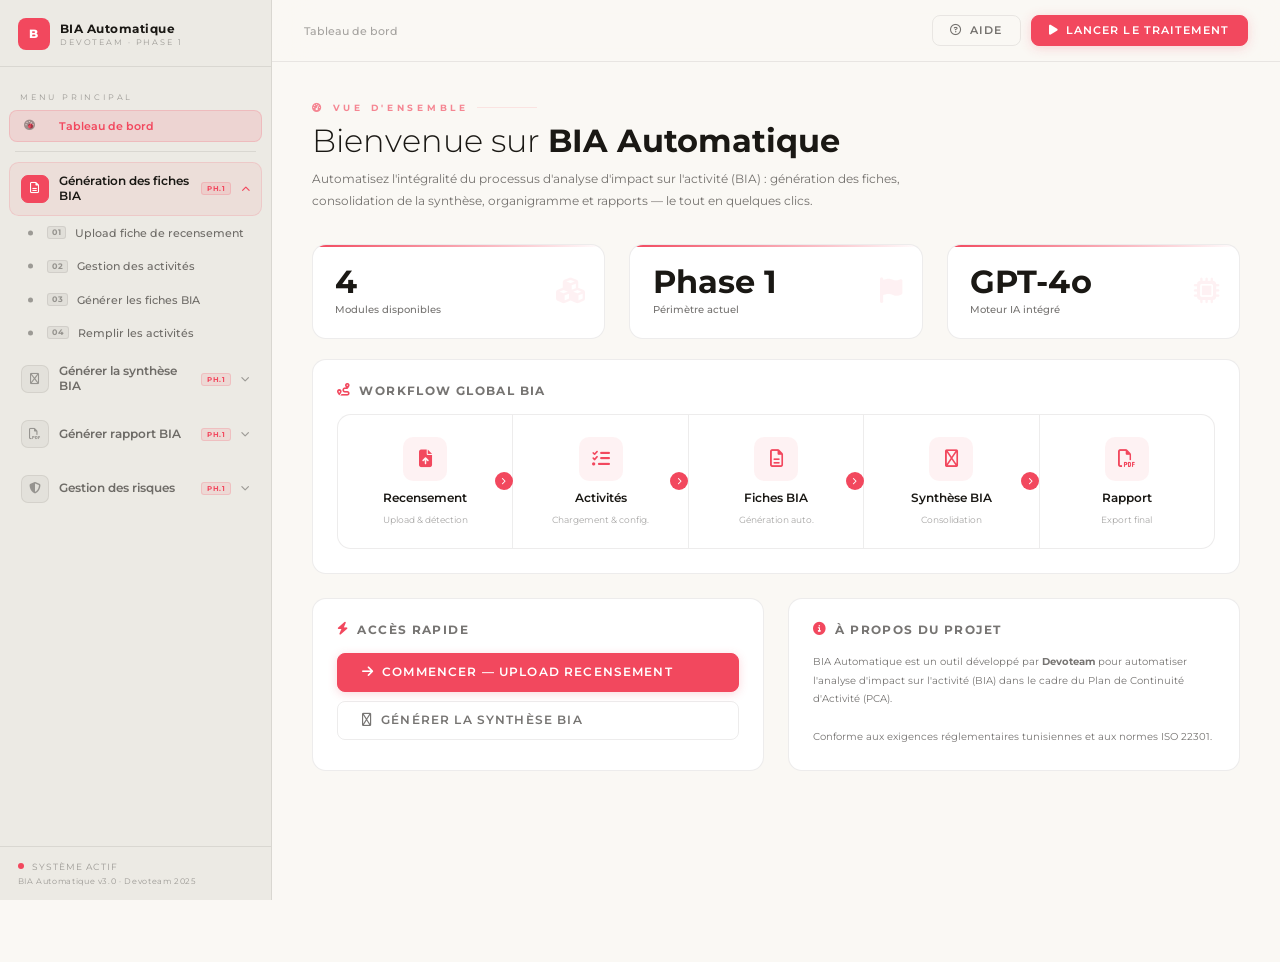
<file: mockup.html>
<!DOCTYPE html>
<html lang="fr">
<head>
  <meta charset="UTF-8"/>
  <meta name="viewport" content="width=device-width,initial-scale=1.0"/>
  <title>BIA Automatique — Mockup v3</title>
  <link rel="preconnect" href="https://fonts.googleapis.com"/>
  <link rel="preconnect" href="https://fonts.gstatic.com" crossorigin/>
  <link href="https://fonts.googleapis.com/css2?family=Montserrat:wght@300;400;500;600;700;800&display=swap" rel="stylesheet"/>
  <link rel="stylesheet" href="https://cdnjs.cloudflare.com/ajax/libs/font-awesome/6.5.0/css/all.min.css"/>
  <style>
    /* ── Reset & Base ── */
    *, *::before, *::after { box-sizing: border-box; margin: 0; padding: 0; }
    :root {
      --poppy:       #F2485E;
      --poppy-d:     #d63448;
      --poppy-glow:  rgba(242,72,94,0.13);
      --poppy-light: rgba(242,72,94,0.07);
      --sb-w:        272px;
      --sb-bg:       #ECEAE4;
      --sb-border:   rgba(26,24,20,0.09);
      --bg:          #FAF8F4;
      --surface:     #F3F1EB;
      --card:        #FFFFFF;
      --text:        #1A1814;
      --text-2:      rgba(26,24,20,0.60);
      --text-3:      rgba(26,24,20,0.38);
      --border:      rgba(26,24,20,0.08);
      --topbar-h:    62px;
    }
    html { scroll-behavior: smooth; }
    body {
      background: var(--bg); color: var(--text);
      font-family: 'Montserrat', sans-serif;
      padding-left: var(--sb-w);
      min-height: 100vh; overflow-x: hidden;
    }

    /* ══════════════════════════════════════
       SIDEBAR
    ══════════════════════════════════════ */
    #sidebar {
      position: fixed; left: 0; top: 0;
      width: var(--sb-w); height: 100vh;
      background: var(--sb-bg);
      border-right: 1px solid var(--sb-border);
      display: flex; flex-direction: column;
      z-index: 300; overflow: hidden;
    }

    /* Logo header */
    .sb-head {
      display: flex; align-items: center; gap: 0.65rem;
      padding: 1.1rem 1.1rem 1rem;
      border-bottom: 1px solid var(--sb-border);
      flex-shrink: 0;
    }
    .sb-logo-mark {
      width: 32px; height: 32px; border-radius: 8px;
      background: var(--poppy); display: flex; align-items: center; justify-content: center;
      color: #fff; font-size: 0.78rem; font-weight: 800; flex-shrink: 0;
    }
    .sb-brand { font-size: 0.76rem; font-weight: 700; color: var(--text); letter-spacing: 0.04em; }
    .sb-sub   { font-size: 0.53rem; letter-spacing: 0.22em; text-transform: uppercase; color: var(--text-3); margin-top: 1px; }

    /* Nav scroll area */
    #sb-nav { flex: 1; overflow-y: auto; padding: 0.75rem 0.55rem; }
    #sb-nav::-webkit-scrollbar { width: 2px; }
    #sb-nav::-webkit-scrollbar-thumb { background: rgba(26,24,20,0.06); }

    .sb-section-label {
      font-size: 0.5rem; letter-spacing: 0.35em; text-transform: uppercase;
      color: var(--text-3); padding: 0.55rem 0.7rem 0.4rem; margin-top: 0.3rem;
    }

    /* Accordion group */
    .sb-group { margin-bottom: 0.15rem; }
    .sb-group-header {
      display: flex; align-items: center; gap: 0.6rem;
      padding: 0.68rem 0.7rem; border-radius: 0.6rem;
      cursor: pointer; border: 1px solid transparent;
      transition: background 0.2s, border-color 0.2s;
      user-select: none; position: relative;
    }
    .sb-group-header:hover { background: rgba(26,24,20,0.04); border-color: var(--border); }
    .sb-group.open .sb-group-header { background: var(--poppy-light); border-color: rgba(242,72,94,0.14); }
    .sb-group-icon {
      width: 28px; height: 28px; border-radius: 7px; flex-shrink: 0;
      display: flex; align-items: center; justify-content: center;
      background: rgba(26,24,20,0.04); border: 1px solid var(--border);
      color: var(--text-3); font-size: 0.72rem;
      transition: background 0.2s, color 0.2s;
    }
    .sb-group.open .sb-group-icon { background: var(--poppy); color: #fff; border-color: var(--poppy); }
    .sb-group-label { flex: 1; font-size: 0.72rem; font-weight: 600; color: var(--text-2); line-height: 1.3; }
    .sb-group.open .sb-group-label { color: var(--text); }
    .sb-group-locked { font-size: 0.6rem; color: var(--text-3); }
    .sb-chevron {
      font-size: 0.55rem; color: var(--text-3); flex-shrink: 0;
      transition: transform 0.25s, color 0.2s;
    }
    .sb-group.open .sb-chevron { transform: rotate(180deg); color: var(--poppy); }

    /* Phase badge on group */
    .sb-phase-tag {
      font-size: 0.46rem; font-weight: 700; letter-spacing: 0.08em; text-transform: uppercase;
      padding: 1px 5px; border-radius: 3px; flex-shrink: 0;
    }
    .sb-phase-tag.p1 { background: rgba(242,72,94,0.10); color: var(--poppy); border: 1px solid rgba(242,72,94,0.18); }
    .sb-phase-tag.p2 { background: rgba(234,88,12,0.08); color: #ea580c; border: 1px solid rgba(234,88,12,0.18); }

    /* Sub-items */
    .sb-children { overflow: hidden; max-height: 0; transition: max-height 0.32s cubic-bezier(0.4,0,0.2,1); }
    .sb-group.open .sb-children { max-height: 500px; }
    .sb-child {
      display: flex; align-items: center; gap: 0.55rem;
      padding: 0.5rem 0.7rem 0.5rem 2.35rem;
      border-radius: 0.5rem; cursor: pointer;
      border: 1px solid transparent;
      font-size: 0.69rem; font-weight: 500; color: var(--text-2);
      transition: background 0.18s, border-color 0.18s, color 0.18s;
      position: relative; margin: 0.08rem 0;
    }
    .sb-child::before {
      content: ''; position: absolute; left: 1.15rem; top: 50%; transform: translateY(-50%);
      width: 5px; height: 5px; border-radius: 50%;
      background: var(--text-3); transition: background 0.2s;
    }
    .sb-child:hover { background: rgba(26,24,20,0.04); color: var(--text); border-color: var(--border); }
    .sb-child:hover::before { background: var(--poppy); }
    .sb-child.active { background: var(--poppy-glow); color: var(--poppy); border-color: rgba(242,72,94,0.18); font-weight: 600; }
    .sb-child.active::before { background: var(--poppy); }
    .sb-child-step {
      font-size: 0.48rem; font-weight: 700; letter-spacing: 0.06em;
      color: var(--text-3); background: rgba(26,24,20,0.05);
      border: 1px solid var(--border); border-radius: 3px; padding: 1px 4px;
      flex-shrink: 0; transition: background 0.2s, color 0.2s;
    }
    .sb-child.active .sb-child-step { background: rgba(242,72,94,0.10); color: var(--poppy); border-color: rgba(242,72,94,0.20); }

    .sb-divider { height: 1px; background: var(--sb-border); margin: 0.6rem 0.4rem; }

    /* Footer */
    .sb-foot {
      padding: 0.85rem 1.1rem; border-top: 1px solid var(--sb-border); flex-shrink: 0;
    }
    .sb-pulse-row { display: flex; align-items: center; gap: 0.5rem; }
    .sb-pulse { width: 6px; height: 6px; border-radius: 50%; background: var(--poppy); animation: pulse 2s ease-in-out infinite; }
    @keyframes pulse { 0%,100%{opacity:1;transform:scale(1);} 50%{opacity:.4;transform:scale(.65);} }
    .sb-status { font-size: 0.57rem; letter-spacing: 0.12em; text-transform: uppercase; color: var(--text-3); }
    .sb-version { font-size: 0.5rem; color: var(--text-3); margin-top: 0.3rem; letter-spacing: 0.08em; }

    /* ══════════════════════════════════════
       TOP BAR
    ══════════════════════════════════════ */
    #topbar {
      position: fixed; top: 0; left: var(--sb-w); right: 0;
      height: var(--topbar-h); z-index: 200;
      background: rgba(250,248,244,0.92); backdrop-filter: blur(20px);
      border-bottom: 1px solid var(--border);
      display: flex; align-items: center; justify-content: space-between;
      padding: 0 2rem;
    }
    .tb-breadcrumb { display: flex; align-items: center; gap: 0.5rem; font-size: 0.7rem; }
    .tb-crumb-group { color: var(--text-3); font-weight: 500; }
    .tb-crumb-sep   { color: var(--text-3); font-size: 0.6rem; }
    .tb-crumb-page  { color: var(--text); font-weight: 600; }
    .tb-actions { display: flex; align-items: center; gap: 0.65rem; }
    .tb-btn {
      display: inline-flex; align-items: center; gap: 0.4rem;
      padding: 0.52rem 1.1rem; border-radius: 0.5rem;
      font-size: 0.67rem; font-weight: 600; letter-spacing: 0.1em; text-transform: uppercase;
      cursor: pointer; transition: all 0.22s; font-family: 'Montserrat', sans-serif; border: 1px solid transparent;
    }
    .tb-btn-outline { background: transparent; border-color: var(--border); color: var(--text-2); }
    .tb-btn-outline:hover { border-color: rgba(242,72,94,0.25); color: var(--poppy); }
    .tb-btn-primary { background: var(--poppy); color: #fff; border-color: var(--poppy); box-shadow: 0 2px 12px rgba(242,72,94,0.22); }
    .tb-btn-primary:hover { background: var(--poppy-d); box-shadow: 0 4px 16px rgba(242,72,94,0.32); }
    .tb-btn-primary i, .tb-btn-outline i { font-size: 0.72rem; }

    /* ══════════════════════════════════════
       MAIN LAYOUT
    ══════════════════════════════════════ */
    #main {
      margin-top: var(--topbar-h);
      min-height: calc(100vh - var(--topbar-h));
      padding: 2.5rem 2.5rem 4rem;
    }

    /* ── Page visibility ── */
    .page { display: none; }
    .page.active { display: block; }

    /* ── Page header ── */
    .pg-header { margin-bottom: 2rem; }
    .pg-label {
      font-size: 0.58rem; font-weight: 700; letter-spacing: 0.4em; text-transform: uppercase;
      color: rgba(242,72,94,0.65); margin-bottom: 0.55rem;
      display: flex; align-items: center; gap: 0.5rem;
    }
    .pg-label::after { content:''; flex: 1; height: 1px; background: rgba(242,72,94,0.12); max-width: 60px; }
    .pg-title { font-size: clamp(1.55rem, 3vw, 2rem); font-weight: 300; line-height: 1.2; margin-bottom: 0.5rem; }
    .pg-title strong { font-weight: 700; }
    .pg-desc { font-size: 0.78rem; color: var(--text-2); line-height: 1.75; max-width: 640px; }

    /* ── Step pipeline ── */
    .pipeline {
      display: flex; align-items: stretch; gap: 0; margin-bottom: 2.2rem;
      background: var(--card); border: 1px solid var(--border); border-radius: 0.875rem;
      overflow: hidden;
    }
    .pipe-step {
      flex: 1; display: flex; align-items: center; gap: 0.75rem;
      padding: 1rem 1.1rem; position: relative;
      border-right: 1px solid var(--border); transition: background 0.2s;
    }
    .pipe-step:last-child { border-right: none; }
    .pipe-step.done { background: rgba(22,163,74,0.03); }
    .pipe-step.current { background: var(--poppy-light); }
    .pipe-step.current::before {
      content: ''; position: absolute; top: 0; left: 0; right: 0; height: 2px;
      background: var(--poppy);
    }
    .pipe-num {
      width: 30px; height: 30px; border-radius: 50%; flex-shrink: 0;
      display: flex; align-items: center; justify-content: center;
      font-size: 0.68rem; font-weight: 700;
      background: rgba(26,24,20,0.05); border: 1px solid var(--border); color: var(--text-3);
      transition: all 0.2s;
    }
    .pipe-step.done .pipe-num { background: rgba(22,163,74,0.10); border-color: rgba(22,163,74,0.3); color: #16a34a; }
    .pipe-step.current .pipe-num { background: var(--poppy); border-color: var(--poppy); color: #fff; box-shadow: 0 0 12px rgba(242,72,94,0.22); }
    .pipe-body { flex: 1; min-width: 0; }
    .pipe-name { font-size: 0.72rem; font-weight: 600; color: var(--text-2); line-height: 1.2; }
    .pipe-step.current .pipe-name { color: var(--text); }
    .pipe-sub  { font-size: 0.6rem; color: var(--text-3); margin-top: 0.15rem; }
    .pipe-icon-done { color: #16a34a; font-size: 0.75rem; }

    /* ── Content grid ── */
    .pg-grid-2 { display: grid; grid-template-columns: 1fr 1fr; gap: 1.5rem; }
    .pg-grid-3 { display: grid; grid-template-columns: repeat(3,1fr); gap: 1.5rem; }
    .col-span-2 { grid-column: span 2; }

    /* ── Cards ── */
    .card {
      background: var(--card); border: 1px solid var(--border);
      border-radius: 0.875rem; padding: 1.5rem;
    }
    .card-sm { padding: 1.1rem 1.2rem; }
    .card-title {
      font-size: 0.72rem; font-weight: 700; letter-spacing: 0.12em; text-transform: uppercase;
      color: var(--text-2); margin-bottom: 1rem;
      display: flex; align-items: center; gap: 0.5rem;
    }
    .card-title i { color: var(--poppy); font-size: 0.8rem; }

    /* ── Drop zone ── */
    .drop-zone {
      border: 1.5px dashed rgba(26,24,20,0.12); border-radius: 0.75rem;
      background: rgba(26,24,20,0.02); padding: 2.2rem 1.5rem;
      text-align: center; cursor: pointer; transition: border-color 0.25s, background 0.25s;
    }
    .drop-zone:hover { border-color: rgba(242,72,94,0.22); background: rgba(242,72,94,0.02); }
    .dz-icon { font-size: 2rem; color: rgba(242,72,94,0.25); margin-bottom: 0.75rem; }
    .dz-title { font-size: 0.85rem; font-weight: 600; color: var(--text-2); }
    .dz-sub { font-size: 0.62rem; color: var(--text-3); text-transform: uppercase; letter-spacing: 0.1em; margin-top: 0.2rem; }
    .dz-hint { font-size: 0.65rem; color: var(--text-3); margin-top: 0.85rem; line-height: 1.65; }

    /* ── Buttons ── */
    .btn {
      display: inline-flex; align-items: center; gap: 0.5rem;
      padding: 0.72rem 1.5rem; border-radius: 0.5rem;
      font-size: 0.72rem; font-weight: 600; letter-spacing: 0.1em; text-transform: uppercase;
      cursor: pointer; transition: all 0.22s; font-family: 'Montserrat', sans-serif; border: 1px solid transparent;
    }
    .btn-primary { background: var(--poppy); color: #fff; border-color: var(--poppy); box-shadow: 0 2px 10px rgba(242,72,94,0.22); }
    .btn-primary:hover { background: var(--poppy-d); box-shadow: 0 4px 16px rgba(242,72,94,0.3); }
    .btn-secondary { background: transparent; border-color: var(--border); color: var(--text-2); }
    .btn-secondary:hover { border-color: rgba(242,72,94,0.2); color: var(--poppy); }
    .btn-sm { padding: 0.48rem 0.95rem; font-size: 0.62rem; }
    .btn i { font-size: 0.8rem; }
    .btn-full { width: 100%; justify-content: center; }

    /* ── Form elements ── */
    .form-label {
      font-size: 0.6rem; font-weight: 700; letter-spacing: 0.18em; text-transform: uppercase;
      color: var(--text-3); display: block; margin-bottom: 0.45rem;
    }
    .form-input {
      width: 100%; background: rgba(26,24,20,0.03);
      border: 1px solid var(--border); border-radius: 0.5rem;
      padding: 0.68rem 0.9rem; font-family: 'Montserrat', sans-serif;
      font-size: 0.75rem; color: var(--text); outline: none;
      transition: border-color 0.22s;
    }
    .form-input:focus { border-color: rgba(242,72,94,0.3); }
    .form-input::placeholder { color: var(--text-3); }

    .version-toggle { display: flex; gap: 0.4rem; }
    .ver-btn {
      flex: 1; padding: 0.6rem; border-radius: 0.5rem; cursor: pointer;
      border: 1px solid var(--border); background: rgba(26,24,20,0.02);
      font-family: 'Montserrat', sans-serif; font-size: 0.67rem; font-weight: 600;
      letter-spacing: 0.08em; text-transform: uppercase; color: var(--text-3); transition: all 0.2s;
    }
    .ver-btn.on { background: rgba(242,72,94,0.05); color: var(--poppy); border-color: rgba(242,72,94,0.2); }

    /* ── Info box ── */
    .info-box {
      background: rgba(242,72,94,0.04); border: 1px solid rgba(242,72,94,0.12);
      border-radius: 0.65rem; padding: 0.85rem 1rem;
      font-size: 0.7rem; color: rgba(26,24,20,0.65); line-height: 1.65;
    }
    .info-box i { color: var(--poppy); margin-right: 0.4rem; }
    .warn-box {
      background: rgba(234,88,12,0.05); border: 1px solid rgba(234,88,12,0.15);
      border-radius: 0.65rem; padding: 0.85rem 1rem;
      font-size: 0.7rem; color: #92400e; line-height: 1.65;
    }
    .warn-box i { color: #ea580c; margin-right: 0.4rem; }
    .success-box {
      background: rgba(22,163,74,0.05); border: 1px solid rgba(22,163,74,0.15);
      border-radius: 0.65rem; padding: 0.85rem 1rem;
      font-size: 0.7rem; color: #14532d; line-height: 1.65;
    }
    .success-box i { color: #16a34a; margin-right: 0.4rem; }

    /* ── Table ── */
    .data-table { width: 100%; border-collapse: collapse; font-size: 0.72rem; }
    .data-table th {
      padding: 0.5rem 0.85rem; font-size: 0.58rem; font-weight: 700;
      letter-spacing: 0.1em; text-transform: uppercase; color: var(--text-3);
      border-bottom: 1px solid var(--border); text-align: left;
    }
    .data-table td { padding: 0.58rem 0.85rem; border-bottom: 1px solid rgba(26,24,20,0.04); color: var(--text-2); }
    .data-table tr:last-child td { border-bottom: none; }
    .data-table tr:hover td { background: rgba(242,72,94,0.015); }

    /* ── Badges ── */
    .badge { display: inline-block; font-size: 0.55rem; font-weight: 700; padding: 0.18rem 0.55rem; border-radius: 9999px; }
    .badge-red    { background: #fee2e2; color: #dc2626; border: 1px solid #fca5a5; }
    .badge-orange { background: #ffedd5; color: #ea580c; border: 1px solid #fdba74; }
    .badge-yellow { background: #fef9c3; color: #ca8a04; border: 1px solid #fde047; }
    .badge-green  { background: #dcfce7; color: #16a34a; border: 1px solid #86efac; }
    .badge-blue   { background: #dbeafe; color: #1d4ed8; border: 1px solid #93c5fd; }
    .badge-gray   { background: rgba(26,24,20,0.05); color: var(--text-3); border: 1px solid var(--border); }
    .badge-p2     { background: rgba(234,88,12,0.08); color: #ea580c; border: 1px solid rgba(234,88,12,0.2); }

    /* ── Result placeholder ── */
    .result-empty {
      display: flex; flex-direction: column; align-items: center; justify-content: center;
      min-height: 180px; color: var(--text-3); gap: 0.6rem;
    }
    .result-empty i { font-size: 1.8rem; opacity: 0.25; }
    .result-empty p { font-size: 0.7rem; }

    /* ── Dashboard cards ── */
    .dash-stat {
      background: var(--card); border: 1px solid var(--border); border-radius: 0.875rem;
      padding: 1.35rem 1.4rem; position: relative; overflow: hidden;
    }
    .dash-stat::after {
      content: ''; position: absolute; top: 0; left: 0; right: 0; height: 2px;
      background: linear-gradient(90deg, var(--poppy), transparent);
    }
    .dash-stat-num { font-size: 2rem; font-weight: 700; color: var(--text); line-height: 1; }
    .dash-stat-label { font-size: 0.64rem; color: var(--text-2); margin-top: 0.3rem; font-weight: 500; }
    .dash-stat-icon {
      position: absolute; right: 1.2rem; top: 50%; transform: translateY(-50%);
      font-size: 1.6rem; opacity: 0.07; color: var(--poppy);
    }

    .workflow-row {
      display: flex; align-items: center; gap: 0;
      background: var(--card); border: 1px solid var(--border); border-radius: 0.875rem; overflow: hidden;
    }
    .wf-block {
      flex: 1; display: flex; flex-direction: column; align-items: center; gap: 0.6rem;
      padding: 1.4rem 0.9rem; text-align: center; border-right: 1px solid var(--border);
      position: relative;
    }
    .wf-block:last-child { border-right: none; }
    .wf-block-icon {
      width: 44px; height: 44px; border-radius: 10px; display: flex; align-items: center; justify-content: center;
      background: rgba(242,72,94,0.07); color: var(--poppy); font-size: 1.1rem;
    }
    .wf-block-label { font-size: 0.72rem; font-weight: 600; color: var(--text); }
    .wf-block-sub { font-size: 0.58rem; color: var(--text-3); }
    .wf-arrow {
      position: absolute; right: -0.5px; top: 50%; transform: translateY(-50%);
      width: 18px; height: 18px; background: var(--poppy); border-radius: 50%;
      display: flex; align-items: center; justify-content: center;
      color: #fff; font-size: 0.45rem; z-index: 1;
    }
    .wf-block:last-child .wf-arrow { display: none; }

    /* ── Sync comparison ── */
    .sync-row { display: flex; align-items: center; gap: 0.5rem; padding: 0.6rem 0.85rem; border-bottom: 1px solid var(--border); font-size: 0.72rem; }
    .sync-row:last-child { border-bottom: none; }
    .sync-label { flex: 1; color: var(--text-2); }
    .sync-val-a { width: 38%; color: var(--text); text-align: right; font-size: 0.68rem; }
    .sync-val-b { width: 38%; color: var(--text); text-align: left; font-size: 0.68rem; }
    .sync-icon { width: 28px; text-align: center; flex-shrink: 0; font-size: 0.7rem; }
    .sync-match { color: #16a34a; }
    .sync-diff  { color: #ea580c; }

    /* ── Org chart placeholder ── */
    .orgchart-placeholder {
      background: var(--card); border: 1px solid var(--border); border-radius: 0.875rem;
      padding: 2rem; display: flex; flex-direction: column; align-items: center; gap: 1.5rem;
    }
    .org-node {
      background: rgba(242,72,94,0.07); border: 1px solid rgba(242,72,94,0.18);
      border-radius: 0.5rem; padding: 0.5rem 1.2rem;
      font-size: 0.68rem; font-weight: 600; color: var(--poppy); text-align: center;
    }
    .org-node.small { font-size: 0.6rem; font-weight: 500; color: var(--text-2); background: var(--surface); border-color: var(--border); }
    .org-children { display: flex; gap: 1rem; }
    .org-branch { display: flex; flex-direction: column; align-items: center; gap: 0.6rem; }
    .org-line-v { width: 1px; height: 20px; background: var(--border); }
    .org-line-h { height: 1px; background: var(--border); width: 100%; }
    .org-row { display: flex; gap: 0.5rem; }

    /* ── Phase 2 placeholder ── */
    .p2-page {
      display: flex; flex-direction: column; align-items: center; justify-content: center;
      min-height: 60vh; text-align: center; gap: 1.2rem;
    }
    .p2-icon {
      width: 80px; height: 80px; border-radius: 20px;
      background: rgba(234,88,12,0.08); border: 1px solid rgba(234,88,12,0.2);
      display: flex; align-items: center; justify-content: center;
      color: #ea580c; font-size: 2rem;
    }
    .p2-title { font-size: 1.4rem; font-weight: 300; color: var(--text); }
    .p2-desc  { font-size: 0.78rem; color: var(--text-2); max-width: 420px; line-height: 1.75; }

    /* ── Misc ── */
    .gap-xs { margin-bottom: 0.5rem; }
    .gap-sm { margin-bottom: 0.85rem; }
    .gap-md { margin-bottom: 1.25rem; }
    .gap-lg { margin-bottom: 1.75rem; }
    .text-xs { font-size: 0.65rem; color: var(--text-3); }
    .tag-new { background: rgba(242,72,94,0.10); color: var(--poppy); font-size: 0.5rem; font-weight: 800; letter-spacing: 0.06em; padding: 1px 5px; border-radius: 3px; border: 1px solid rgba(242,72,94,0.2); text-transform: uppercase; vertical-align: middle; margin-left: 4px; }
  </style>
</head>
<body>

<!-- ══════════════════════════════════════
     SIDEBAR
══════════════════════════════════════ -->
<aside id="sidebar">
  <div class="sb-head">
    <div class="sb-logo-mark">B</div>
    <div>
      <div class="sb-brand">BIA Automatique</div>
      <div class="sb-sub">Devoteam · Phase 1</div>
    </div>
  </div>

  <nav id="sb-nav">
    <div class="sb-section-label">Menu principal</div>

    <!-- Dashboard -->
    <div class="sb-child active" onclick="navigate('page-dashboard','','Tableau de bord')">
      <i class="fa-solid fa-gauge-high" style="font-size:0.68rem;color:var(--text-3);position:absolute;left:0.9rem;"></i>
      &nbsp;&nbsp;&nbsp;&nbsp;Tableau de bord
    </div>

    <div class="sb-divider"></div>

    <!-- 1. Génération des fiches BIA -->
    <div class="sb-group open" id="grp-fiches">
      <div class="sb-group-header" onclick="toggleGroup('grp-fiches')">
        <div class="sb-group-icon"><i class="fa-regular fa-file-lines"></i></div>
        <div class="sb-group-label">Génération des fiches BIA</div>
        <span class="sb-phase-tag p1">Ph.1</span>
        <i class="fa-solid fa-chevron-down sb-chevron"></i>
      </div>
      <div class="sb-children">
        <div class="sb-child" onclick="navigate('page-upload-recensement','Génération des fiches BIA','Upload recensement')">
          <span class="sb-child-step">01</span>Upload fiche de recensement
        </div>
        <div class="sb-child" onclick="navigate('page-gestion-activites','Génération des fiches BIA','Gestion des activités')">
          <span class="sb-child-step">02</span>Gestion des activités
        </div>
        <div class="sb-child" onclick="navigate('page-generer-fiches','Génération des fiches BIA','Générer les fiches')">
          <span class="sb-child-step">03</span>Générer les fiches BIA
        </div>
        <div class="sb-child" onclick="navigate('page-fill-activities','Génération des fiches BIA','Remplir les activités')">
          <span class="sb-child-step">04</span>Remplir les activités
        </div>
      </div>
    </div>

    <!-- 2. Générer la synthèse BIA -->
    <div class="sb-group" id="grp-synthese">
      <div class="sb-group-header" onclick="toggleGroup('grp-synthese')">
        <div class="sb-group-icon"><i class="fa-regular fa-table-cells"></i></div>
        <div class="sb-group-label">Générer la synthèse BIA</div>
        <span class="sb-phase-tag p1">Ph.1</span>
        <i class="fa-solid fa-chevron-down sb-chevron"></i>
      </div>
      <div class="sb-children">
        <div class="sb-child" onclick="navigate('page-charger-fiches','Générer la synthèse BIA','Charger les fiches BIA')">
          <span class="sb-child-step">01</span>Charger les fiches BIA
        </div>
        <div class="sb-child" onclick="navigate('page-generer-synthese','Générer la synthèse BIA','Générer la synthèse')">
          <span class="sb-child-step">02</span>Générer la synthèse BIA
        </div>
        <div class="sb-child" onclick="navigate('page-sync','Générer la synthèse BIA','Synchronisation bidirectionnelle')">
          <span class="sb-child-step">03</span>Synchronisation bidirectionnelle
        </div>
        <div class="sb-child" onclick="navigate('page-organigramme','Générer la synthèse BIA','Organigramme')">
          <span class="sb-child-step">04</span>Génération de l'organigramme
        </div>
      </div>
    </div>

    <!-- 3. Générer rapport BIA -->
    <div class="sb-group" id="grp-rapport">
      <div class="sb-group-header" onclick="toggleGroup('grp-rapport')">
        <div class="sb-group-icon"><i class="fa-regular fa-file-pdf"></i></div>
        <div class="sb-group-label">Générer rapport BIA</div>
        <span class="sb-phase-tag p1">Ph.1</span>
        <i class="fa-solid fa-chevron-down sb-chevron"></i>
      </div>
      <div class="sb-children">
        <div class="sb-child" onclick="navigate('page-rapport','Générer rapport BIA','Rapport de synthèse')">
          <span class="sb-child-step">01</span>Rapport de synthèse
        </div>
      </div>
    </div>

    <!-- 4. Gestion des risques -->
    <div class="sb-group" id="grp-risques">
      <div class="sb-group-header" onclick="toggleGroup('grp-risques')">
        <div class="sb-group-icon"><i class="fa-solid fa-shield-halved"></i></div>
        <div class="sb-group-label">Gestion des risques</div>
        <span class="sb-phase-tag p1">Ph.1</span>
        <i class="fa-solid fa-chevron-down sb-chevron"></i>
      </div>
      <div class="sb-children">
        <div class="sb-child" onclick="navigate('page-risques','Gestion des risques','Cartographie des risques')">
          <span class="sb-child-step">01</span>Cartographie des risques
        </div>
      </div>
    </div>

  </nav>

  <div class="sb-foot">
    <div class="sb-pulse-row">
      <div class="sb-pulse"></div>
      <span class="sb-status">Système actif</span>
    </div>
    <div class="sb-version">BIA Automatique v3.0 · Devoteam 2025</div>
  </div>
</aside>

<!-- ══════════════════════════════════════
     TOP BAR
══════════════════════════════════════ -->
<header id="topbar">
  <div class="tb-breadcrumb">
    <span class="tb-crumb-group" id="tb-group">Tableau de bord</span>
    <span class="tb-crumb-sep" id="tb-sep" style="display:none"><i class="fa-solid fa-chevron-right"></i></span>
    <span class="tb-crumb-page" id="tb-page"></span>
  </div>
  <div class="tb-actions">
    <button class="tb-btn tb-btn-outline"><i class="fa-regular fa-circle-question"></i> Aide</button>
    <button class="tb-btn tb-btn-primary"><i class="fa-solid fa-play"></i> Lancer le traitement</button>
  </div>
</header>

<!-- ══════════════════════════════════════
     MAIN — PAGES
══════════════════════════════════════ -->
<main id="main">

  <!-- ─────────────────────────────
       PAGE: DASHBOARD
  ───────────────────────────── -->
  <div class="page active" id="page-dashboard">
    <div class="pg-header">
      <div class="pg-label"><i class="fa-solid fa-gauge-high"></i> Vue d'ensemble</div>
      <div class="pg-title">Bienvenue sur <strong>BIA Automatique</strong></div>
      <div class="pg-desc">
        Automatisez l'intégralité du processus d'analyse d'impact sur l'activité (BIA) : génération des fiches, consolidation de la synthèse, organigramme et rapports — le tout en quelques clics.
      </div>
    </div>

    <!-- Stats -->
    <div class="pg-grid-3 gap-md">
      <div class="dash-stat">
        <div class="dash-stat-num">4</div>
        <div class="dash-stat-label">Modules disponibles</div>
        <i class="fa-solid fa-cubes dash-stat-icon"></i>
      </div>
      <div class="dash-stat">
        <div class="dash-stat-num">Phase 1</div>
        <div class="dash-stat-label">Périmètre actuel</div>
        <i class="fa-solid fa-flag dash-stat-icon"></i>
      </div>
      <div class="dash-stat">
        <div class="dash-stat-num">GPT-4o</div>
        <div class="dash-stat-label">Moteur IA intégré</div>
        <i class="fa-solid fa-microchip dash-stat-icon"></i>
      </div>
    </div>

    <!-- Workflow overview -->
    <div class="card gap-md" style="margin-bottom:1.5rem;">
      <div class="card-title"><i class="fa-solid fa-route"></i> Workflow global BIA</div>
      <div class="workflow-row">
        <div class="wf-block">
          <div class="wf-block-icon"><i class="fa-solid fa-file-arrow-up"></i></div>
          <div class="wf-block-label">Recensement</div>
          <div class="wf-block-sub">Upload &amp; détection</div>
          <div class="wf-arrow"><i class="fa-solid fa-chevron-right"></i></div>
        </div>
        <div class="wf-block">
          <div class="wf-block-icon"><i class="fa-solid fa-list-check"></i></div>
          <div class="wf-block-label">Activités</div>
          <div class="wf-block-sub">Chargement &amp; config.</div>
          <div class="wf-arrow"><i class="fa-solid fa-chevron-right"></i></div>
        </div>
        <div class="wf-block">
          <div class="wf-block-icon"><i class="fa-regular fa-file-lines"></i></div>
          <div class="wf-block-label">Fiches BIA</div>
          <div class="wf-block-sub">Génération auto.</div>
          <div class="wf-arrow"><i class="fa-solid fa-chevron-right"></i></div>
        </div>
        <div class="wf-block">
          <div class="wf-block-icon"><i class="fa-regular fa-table-cells"></i></div>
          <div class="wf-block-label">Synthèse BIA</div>
          <div class="wf-block-sub">Consolidation</div>
          <div class="wf-arrow"><i class="fa-solid fa-chevron-right"></i></div>
        </div>
        <div class="wf-block">
          <div class="wf-block-icon"><i class="fa-regular fa-file-pdf"></i></div>
          <div class="wf-block-label">Rapport</div>
          <div class="wf-block-sub">Export final</div>
        </div>
      </div>
    </div>

    <!-- Quick access -->
    <div class="pg-grid-2">
      <div class="card">
        <div class="card-title"><i class="fa-solid fa-bolt"></i> Accès rapide</div>
        <div style="display:flex;flex-direction:column;gap:0.55rem;">
          <button class="btn btn-primary" onclick="navigate('page-upload-recensement','Génération des fiches BIA','Upload recensement')">
            <i class="fa-solid fa-arrow-right"></i> Commencer — Upload recensement
          </button>
          <button class="btn btn-secondary" onclick="navigate('page-charger-fiches','Générer la synthèse BIA','Charger les fiches BIA')">
            <i class="fa-regular fa-table-cells"></i> Générer la synthèse BIA
          </button>
        </div>
      </div>
      <div class="card">
        <div class="card-title"><i class="fa-solid fa-circle-info"></i> À propos du projet</div>
        <p class="text-xs" style="line-height:1.8;color:var(--text-2);">
          BIA Automatique est un outil développé par <strong>Devoteam</strong> pour automatiser l'analyse d'impact sur l'activité (BIA) dans le cadre du Plan de Continuité d'Activité (PCA).<br><br>
          Conforme aux exigences réglementaires tunisiennes et aux normes ISO 22301.
        </p>
      </div>
    </div>
  </div>

  <!-- ─────────────────────────────
       PAGE: UPLOAD RECENSEMENT
  ───────────────────────────── -->
  <div class="page" id="page-upload-recensement">
    <div class="pg-header">
      <div class="pg-label"><i class="fa-solid fa-upload"></i> Génération des fiches BIA · Étape 1/3</div>
      <div class="pg-title"><strong>Upload</strong> la fiche de recensement</div>
      <div class="pg-desc">Importez le fichier Excel de recensement de votre client. Le système détecte automatiquement les colonnes Organisation (Division / Unité / Département) et initialise la structure.</div>
    </div>

    <!-- Pipeline -->
    <div class="pipeline">
      <div class="pipe-step current">
        <div class="pipe-num">01</div>
        <div class="pipe-body">
          <div class="pipe-name">Upload recensement</div>
          <div class="pipe-sub">Fiche de recensement .xlsx</div>
        </div>
      </div>
      <div class="pipe-step">
        <div class="pipe-num">02</div>
        <div class="pipe-body">
          <div class="pipe-name">Gestion des activités</div>
          <div class="pipe-sub">Chargement &amp; configuration</div>
        </div>
      </div>
      <div class="pipe-step">
        <div class="pipe-num">03</div>
        <div class="pipe-body">
          <div class="pipe-name">Générer les fiches</div>
          <div class="pipe-sub">Export .docx par entité</div>
        </div>
      </div>
    </div>

    <div class="pg-grid-2">
      <!-- Upload zone -->
      <div>
        <div class="card">
          <div class="card-title"><i class="fa-regular fa-file-excel"></i> Fichier de recensement</div>
          <div class="drop-zone" onclick="mockFileSelect(this,'recensement')">
            <div class="dz-icon"><i class="fa-regular fa-file-arrow-up"></i></div>
            <div class="dz-title">Déposez votre fichier Excel</div>
            <div class="dz-sub">ou cliquez pour parcourir</div>
            <div class="dz-hint">Format accepté : .xlsx · Taille max : 20 Mo<br>Le fichier doit contenir les colonnes Organisation</div>
          </div>
          <div class="gap-sm"></div>
          <div class="info-box">
            <i class="fa-solid fa-circle-info"></i>
            <strong>Détection automatique :</strong> Le système analyse les entêtes pour identifier Division, Unité et Département. Une confirmation vous sera demandée si la détection est incertaine.
          </div>
        </div>
      </div>

      <!-- Mapping config -->
      <div style="display:flex;flex-direction:column;gap:1rem;">
        <div class="card">
          <div class="card-title"><i class="fa-solid fa-sliders"></i> Correspondance des colonnes</div>
          <div class="gap-xs"></div>
          <div class="warn-box gap-sm">
            <i class="fa-solid fa-triangle-exclamation"></i> Aucun fichier chargé. Importez d'abord la fiche de recensement.
          </div>
          <div style="display:flex;flex-direction:column;gap:0.7rem;opacity:0.45;pointer-events:none;">
            <div>
              <label class="form-label">Colonne Division</label>
              <input class="form-input" type="text" placeholder="Auto-détecté" />
            </div>
            <div>
              <label class="form-label">Colonne Unité</label>
              <input class="form-input" type="text" placeholder="Auto-détecté" />
            </div>
            <div>
              <label class="form-label">Colonne Département</label>
              <input class="form-input" type="text" placeholder="Auto-détecté" />
            </div>
          </div>
        </div>
        <div class="card">
          <div class="card-title"><i class="fa-solid fa-eye"></i> Aperçu structure</div>
          <div class="result-empty">
            <i class="fa-regular fa-building"></i>
            <p>Chargez un fichier pour voir l'arborescence</p>
          </div>
        </div>
      </div>
    </div>

    <div style="display:flex;justify-content:flex-end;gap:0.75rem;margin-top:1.5rem;">
      <button class="btn btn-secondary">Annuler</button>
      <button class="btn btn-primary" onclick="navigate('page-gestion-activites','Génération des fiches BIA','Gestion des activités')">
        Étape suivante <i class="fa-solid fa-arrow-right"></i>
      </button>
    </div>
  </div>

  <!-- ─────────────────────────────
       PAGE: GESTION DES ACTIVITÉS
  ───────────────────────────── -->
  <div class="page" id="page-gestion-activites">
    <div class="pg-header">
      <div class="pg-label"><i class="fa-solid fa-list-check"></i> Génération des fiches BIA · Étape 2/3</div>
      <div class="pg-title"><strong>Gestion</strong> des activités</div>
      <div class="pg-desc">Chargez, vérifiez et configurez les activités issues de la fiche de recensement. Vous pouvez ajouter, modifier ou supprimer des activités avant la génération des fiches.</div>
    </div>

    <!-- Pipeline -->
    <div class="pipeline">
      <div class="pipe-step done">
        <div class="pipe-num"><i class="fa-solid fa-check pipe-icon-done"></i></div>
        <div class="pipe-body">
          <div class="pipe-name">Upload recensement</div>
          <div class="pipe-sub">Fiche de recensement .xlsx</div>
        </div>
      </div>
      <div class="pipe-step current">
        <div class="pipe-num">02</div>
        <div class="pipe-body">
          <div class="pipe-name">Gestion des activités</div>
          <div class="pipe-sub">Chargement &amp; configuration</div>
        </div>
      </div>
      <div class="pipe-step">
        <div class="pipe-num">03</div>
        <div class="pipe-body">
          <div class="pipe-name">Générer les fiches</div>
          <div class="pipe-sub">Export .docx par entité</div>
        </div>
      </div>
    </div>

    <!-- Options chargement activités -->
    <div class="info-box gap-md" style="margin-bottom:1.25rem;">
      <i class="fa-solid fa-circle-info"></i>
      Choisissez la méthode de chargement des activités adaptée à votre cas d'usage. Ces options sont indépendantes — vous pouvez en combiner plusieurs avant de passer à l'étape suivante.
    </div>
    <div class="pg-grid-3 gap-md">

      <!-- Option 1 : Ancienne fiche BIA (cas de mise à jour) -->
      <div class="card" id="opt-fiche" style="cursor:pointer;transition:border-color 0.2s,background 0.2s;" onclick="selectActivityOption('opt-fiche')">
        <div style="display:flex;gap:0.75rem;align-items:flex-start;">
          <div class="act-opt-icon" style="width:38px;height:38px;border-radius:9px;background:rgba(26,24,20,0.05);border:1px solid var(--border);display:flex;align-items:center;justify-content:center;color:var(--text-2);font-size:0.95rem;flex-shrink:0;transition:background 0.2s,color 0.2s,border-color 0.2s;">
            <i class="fa-regular fa-clock-rotate-left"></i>
          </div>
          <div>
            <div style="font-size:0.74rem;font-weight:700;color:var(--text);margin-bottom:0.3rem;line-height:1.3;">Charger depuis l'ancienne fiche BIA</div>
            <div class="text-xs" style="line-height:1.65;">Cas de <strong>mise à jour</strong> : récupère automatiquement les activités définies lors du précédent cycle BIA. Idéal pour réviser une fiche existante sans repartir de zéro.</div>
          </div>
        </div>
        <div style="margin-top:1rem;">
          <div class="drop-zone" style="padding:1rem;text-align:left;display:flex;align-items:center;gap:0.65rem;" onclick="event.stopPropagation();mockFileSelect(this,'old-fiche')">
            <i class="fa-regular fa-file-word" style="font-size:1.2rem;color:rgba(242,72,94,0.3);flex-shrink:0;"></i>
            <div>
              <div style="font-size:0.7rem;font-weight:600;color:var(--text-2);">Ancienne fiche BIA</div>
              <div style="font-size:0.58rem;color:var(--text-3);text-transform:uppercase;letter-spacing:0.08em;">Déposer le fichier .docx</div>
            </div>
          </div>
        </div>
        <div style="margin-top:0.75rem;">
          <button class="btn btn-secondary btn-sm btn-full" onclick="event.stopPropagation();">
            <i class="fa-solid fa-rotate"></i> Importer les activités
          </button>
        </div>
      </div>

      <!-- Option 2 : Référentiel / benchmark -->
      <div class="card" id="opt-referentiel" style="cursor:pointer;transition:border-color 0.2s,background 0.2s;" onclick="selectActivityOption('opt-referentiel')">
        <div style="display:flex;gap:0.75rem;align-items:flex-start;">
          <div class="act-opt-icon" style="width:38px;height:38px;border-radius:9px;background:rgba(26,24,20,0.05);border:1px solid var(--border);display:flex;align-items:center;justify-content:center;color:var(--text-2);font-size:0.95rem;flex-shrink:0;transition:background 0.2s,color 0.2s,border-color 0.2s;">
            <i class="fa-solid fa-database"></i>
          </div>
          <div>
            <div style="font-size:0.74rem;font-weight:700;color:var(--text);margin-bottom:0.3rem;line-height:1.3;">Charger depuis un référentiel ou benchmark</div>
            <div class="text-xs" style="line-height:1.65;">Utilisez un référentiel sectoriel ou un benchmark d'activités types pour pré-remplir les fiches. Adaptez ensuite à votre contexte.</div>
          </div>
        </div>
        <div style="margin-top:1rem;">
          <div style="display:flex;flex-direction:column;gap:0.45rem;">
            <select class="form-input" style="font-size:0.7rem;" onclick="event.stopPropagation();">
              <option value="" disabled selected>-- Sélectionner un référentiel --</option>
              <option>Secteur Assurances (Tunisie)</option>
              <option>Secteur Bancaire (BCT)</option>
              <option>ISO 22301 — Activités types</option>
              <option>Benchmark Devoteam interne</option>
            </select>
          </div>
        </div>
        <div style="margin-top:0.75rem;">
          <button class="btn btn-secondary btn-sm btn-full" onclick="event.stopPropagation();">
            <i class="fa-solid fa-database"></i> Charger le référentiel
          </button>
        </div>
      </div>

      <!-- Option 3 : Saisie manuelle -->
      <div class="card" id="opt-manuelle" style="cursor:pointer;transition:border-color 0.2s,background 0.2s;" onclick="selectActivityOption('opt-manuelle')">
        <div style="display:flex;gap:0.75rem;align-items:flex-start;">
          <div class="act-opt-icon" style="width:38px;height:38px;border-radius:9px;background:rgba(26,24,20,0.05);border:1px solid var(--border);display:flex;align-items:center;justify-content:center;color:var(--text-2);font-size:0.95rem;flex-shrink:0;transition:background 0.2s,color 0.2s,border-color 0.2s;">
            <i class="fa-solid fa-pen-to-square"></i>
          </div>
          <div>
            <div style="font-size:0.74rem;font-weight:700;color:var(--text);margin-bottom:0.3rem;line-height:1.3;">Saisie manuelle des activités</div>
            <div class="text-xs" style="line-height:1.65;">Renseignez les activités manuellement, une par une. Convient pour un premier BIA ou quand aucune source de données préalable n'est disponible.</div>
          </div>
        </div>
        <div style="margin-top:1rem;">
          <div style="display:flex;gap:0.4rem;">
            <input class="form-input" type="text" placeholder="Nom de l'activité…" style="font-size:0.7rem;" onclick="event.stopPropagation();" />
            <button class="btn btn-secondary btn-sm" style="flex-shrink:0;" onclick="event.stopPropagation();"><i class="fa-solid fa-plus"></i></button>
          </div>
        </div>
        <div style="margin-top:0.75rem;">
          <button class="btn btn-secondary btn-sm btn-full" onclick="event.stopPropagation();">
            <i class="fa-solid fa-list-ul"></i> Ouvrir l'éditeur
          </button>
        </div>
      </div>

    </div>

    <!-- Table des activités -->
    <div class="card">
      <div class="card-title" style="justify-content:space-between;">
        <span><i class="fa-solid fa-table-list"></i> Activités chargées</span>
        <span style="display:flex;gap:0.4rem;">
          <button class="btn btn-secondary btn-sm"><i class="fa-solid fa-plus"></i> Ajouter</button>
          <button class="btn btn-secondary btn-sm"><i class="fa-solid fa-file-export"></i> Exporter</button>
        </span>
      </div>
      <table class="data-table">
        <thead>
          <tr>
            <th>Entité</th>
            <th>Activité</th>
            <th>DMIA</th>
            <th>Criticité</th>
            <th>Actions</th>
          </tr>
        </thead>
        <tbody>
          <tr><td>Direction GAT VIE</td><td>Souscription</td><td>4h</td><td><span class="badge badge-red">Critique</span></td><td><i class="fa-regular fa-pen-to-square" style="color:var(--text-3);cursor:pointer;margin-right:6px;"></i><i class="fa-regular fa-trash-can" style="color:var(--text-3);cursor:pointer;"></i></td></tr>
          <tr><td>Direction GAT VIE</td><td>Gestion des sinistres</td><td>24h</td><td><span class="badge badge-orange">Majeur</span></td><td><i class="fa-regular fa-pen-to-square" style="color:var(--text-3);cursor:pointer;margin-right:6px;"></i><i class="fa-regular fa-trash-can" style="color:var(--text-3);cursor:pointer;"></i></td></tr>
          <tr><td>Direction GAT VIE</td><td>Encaissement primes</td><td>48h</td><td><span class="badge badge-yellow">Modéré</span></td><td><i class="fa-regular fa-pen-to-square" style="color:var(--text-3);cursor:pointer;margin-right:6px;"></i><i class="fa-regular fa-trash-can" style="color:var(--text-3);cursor:pointer;"></i></td></tr>
          <tr><td>Direction GAT Invest</td><td>Gestion portefeuilles</td><td>72h</td><td><span class="badge badge-green">Faible</span></td><td><i class="fa-regular fa-pen-to-square" style="color:var(--text-3);cursor:pointer;margin-right:6px;"></i><i class="fa-regular fa-trash-can" style="color:var(--text-3);cursor:pointer;"></i></td></tr>
          <tr><td>Direction Comptabilité</td><td>États financiers</td><td>48h</td><td><span class="badge badge-orange">Majeur</span></td><td><i class="fa-regular fa-pen-to-square" style="color:var(--text-3);cursor:pointer;margin-right:6px;"></i><i class="fa-regular fa-trash-can" style="color:var(--text-3);cursor:pointer;"></i></td></tr>
        </tbody>
      </table>
    </div>

    <div style="display:flex;justify-content:space-between;margin-top:1.5rem;">
      <button class="btn btn-secondary" onclick="navigate('page-upload-recensement','Génération des fiches BIA','Upload recensement')"><i class="fa-solid fa-arrow-left"></i> Étape précédente</button>
      <button class="btn btn-primary" onclick="navigate('page-generer-fiches','Génération des fiches BIA','Générer les fiches')">Étape suivante <i class="fa-solid fa-arrow-right"></i></button>
    </div>
  </div>

  <!-- ─────────────────────────────
       PAGE: GÉNÉRER LES FICHES BIA
  ───────────────────────────── -->
  <div class="page" id="page-generer-fiches">
    <div class="pg-header">
      <div class="pg-label"><i class="fa-regular fa-file-lines"></i> Génération des fiches BIA · Étape 3/4</div>
      <div class="pg-title"><strong>Générer</strong> les fiches BIA</div>
      <div class="pg-desc">Sélectionnez le modèle de fiche BIA et configurez les options de génération. Le système crée automatiquement une fiche par entité/département à partir des données du recensement.</div>
    </div>

    <!-- Pipeline -->
    <div class="pipeline">
      <div class="pipe-step done">
        <div class="pipe-num"><i class="fa-solid fa-check pipe-icon-done"></i></div>
        <div class="pipe-body"><div class="pipe-name">Upload recensement</div><div class="pipe-sub">Terminé</div></div>
      </div>
      <div class="pipe-step done">
        <div class="pipe-num"><i class="fa-solid fa-check pipe-icon-done"></i></div>
        <div class="pipe-body"><div class="pipe-name">Gestion des activités</div><div class="pipe-sub">5 activités configurées</div></div>
      </div>
      <div class="pipe-step current">
        <div class="pipe-num">03</div>
        <div class="pipe-body"><div class="pipe-name">Générer les fiches</div><div class="pipe-sub">Export .docx par entité</div></div>
      </div>
    </div>

    <div class="pg-grid-2">
      <div style="display:flex;flex-direction:column;gap:1rem;">
        <div class="card">
          <div class="card-title"><i class="fa-regular fa-file-word"></i> Modèle de fiche BIA</div>
          <div class="drop-zone" style="padding:1.5rem;" onclick="mockFileSelect(this,'template')">
            <div class="dz-icon" style="font-size:1.5rem;"><i class="fa-regular fa-file-word"></i></div>
            <div class="dz-title" style="font-size:0.78rem;">Déposez le modèle .docx</div>
            <div class="dz-sub">Template BIA · .docx uniquement</div>
          </div>
        </div>
        <div class="card">
          <div class="card-title"><i class="fa-solid fa-gear"></i> Options de génération</div>
          <div style="display:flex;flex-direction:column;gap:0.85rem;">
            <div>
              <label class="form-label">Version du document</label>
              <div class="version-toggle">
                <button class="ver-btn on" onclick="selectVer(this)">v1.0</button>
                <button class="ver-btn" onclick="selectVer(this)">v2.0</button>
              </div>
            </div>
            <div>
              <label class="form-label">Nom du client (optionnel)</label>
              <input class="form-input" type="text" placeholder="Ex : GAT Assurances" />
            </div>
            <div>
              <label class="form-label">Clé API OpenAI (optionnel)</label>
              <input class="form-input" type="password" placeholder="sk-…" />
            </div>
          </div>
        </div>
      </div>

      <div style="display:flex;flex-direction:column;gap:1rem;">
        <div class="card">
          <div class="card-title"><i class="fa-solid fa-list"></i> Récapitulatif avant génération</div>
          <div style="display:flex;flex-direction:column;gap:0.55rem;font-size:0.72rem;">
            <div style="display:flex;justify-content:space-between;padding:0.45rem 0;border-bottom:1px solid var(--border);">
              <span style="color:var(--text-2);">Entités détectées</span>
              <span style="font-weight:600;">3 entités</span>
            </div>
            <div style="display:flex;justify-content:space-between;padding:0.45rem 0;border-bottom:1px solid var(--border);">
              <span style="color:var(--text-2);">Activités totales</span>
              <span style="font-weight:600;">5 activités</span>
            </div>
            <div style="display:flex;justify-content:space-between;padding:0.45rem 0;border-bottom:1px solid var(--border);">
              <span style="color:var(--text-2);">Fiches à générer</span>
              <span style="font-weight:600;">3 fichiers .docx</span>
            </div>
            <div style="display:flex;justify-content:space-between;padding:0.45rem 0;">
              <span style="color:var(--text-2);">Modèle</span>
              <span style="font-weight:600;color:var(--text-3);">Non sélectionné</span>
            </div>
          </div>
        </div>
        <div class="card">
          <div class="card-title"><i class="fa-solid fa-download"></i> Résultat</div>
          <div class="result-empty">
            <i class="fa-regular fa-file-zipper"></i>
            <p>Les fiches générées apparaîtront ici</p>
          </div>
        </div>
      </div>
    </div>

    <div style="display:flex;justify-content:space-between;margin-top:1.5rem;">
      <button class="btn btn-secondary" onclick="navigate('page-gestion-activites','Génération des fiches BIA','Gestion des activités')"><i class="fa-solid fa-arrow-left"></i> Étape précédente</button>
      <div style="display:flex;gap:0.75rem;">
        <button class="btn btn-primary"><i class="fa-solid fa-wand-magic-sparkles"></i> Lancer la génération</button>
        <button class="btn btn-secondary" onclick="navigate('page-fill-activities','Génération des fiches BIA','Remplir les activités')">Remplir les activités <i class="fa-solid fa-arrow-right"></i></button>
      </div>
    </div>
  </div>

  <!-- ─────────────────────────────
       PAGE: REMPLIR LES ACTIVITÉS
  ───────────────────────────── -->
  <div class="page" id="page-fill-activities">
    <div class="pg-header">
      <div class="pg-label"><i class="fa-regular fa-file-lines"></i> Génération des fiches BIA · Étape 4/4</div>
      <div class="pg-title"><strong>Remplir</strong> les activités</div>
      <div class="pg-desc">Sélectionnez une fiche BIA générée, saisissez les activités de l'entité. Le système met automatiquement à jour les sections correspondantes du document Word.</div>
    </div>

    <!-- Pipeline -->
    <div class="pipeline">
      <div class="pipe-step done">
        <div class="pipe-num"><i class="fa-solid fa-check pipe-icon-done"></i></div>
        <div class="pipe-body"><div class="pipe-name">Upload recensement</div><div class="pipe-sub">Terminé</div></div>
      </div>
      <div class="pipe-step done">
        <div class="pipe-num"><i class="fa-solid fa-check pipe-icon-done"></i></div>
        <div class="pipe-body"><div class="pipe-name">Gestion des activités</div><div class="pipe-sub">Terminé</div></div>
      </div>
      <div class="pipe-step done">
        <div class="pipe-num"><i class="fa-solid fa-check pipe-icon-done"></i></div>
        <div class="pipe-body"><div class="pipe-name">Générer les fiches</div><div class="pipe-sub">ZIP téléchargé</div></div>
      </div>
      <div class="pipe-step current">
        <div class="pipe-num">04</div>
        <div class="pipe-body"><div class="pipe-name">Remplir les activités</div><div class="pipe-sub">Mise à jour du .docx</div></div>
      </div>
    </div>

    <!-- Sections info cards -->
    <div style="display:grid;grid-template-columns:repeat(4,1fr);gap:0.75rem;margin-bottom:1.5rem;">
      <div style="background:var(--poppy-light);border:1px solid rgba(242,72,94,0.2);border-radius:10px;padding:0.9rem;font-size:0.7rem;">
        <div style="font-weight:700;color:var(--poppy);margin-bottom:0.3rem;">§ 3 — Présentation</div>
        <div style="color:var(--text-2);">Nom + description de chaque activité</div>
      </div>
      <div style="background:var(--poppy-light);border:1px solid rgba(242,72,94,0.2);border-radius:10px;padding:0.9rem;font-size:0.7rem;">
        <div style="font-weight:700;color:var(--poppy);margin-bottom:0.3rem;">§ 4 — Criticité</div>
        <div style="color:var(--text-2);">Une ligne par activité dans le tableau</div>
      </div>
      <div style="background:var(--poppy-light);border:1px solid rgba(242,72,94,0.2);border-radius:10px;padding:0.9rem;font-size:0.7rem;">
        <div style="font-weight:700;color:var(--poppy);margin-bottom:0.3rem;">§ 5.2 — Impacts</div>
        <div style="color:var(--text-2);">Un tableau d'impact par activité</div>
      </div>
      <div style="background:var(--poppy-light);border:1px solid rgba(242,72,94,0.2);border-radius:10px;padding:0.9rem;font-size:0.7rem;">
        <div style="font-weight:700;color:var(--poppy);margin-bottom:0.3rem;">§ 5.3 — DMIA</div>
        <div style="color:var(--text-2);">Une ligne par activité dans le tableau</div>
      </div>
    </div>

    <div class="pg-grid-2">
      <!-- Left: upload + activities -->
      <div style="display:flex;flex-direction:column;gap:1rem;">
        <div class="card">
          <div class="card-title"><i class="fa-regular fa-file-word"></i> Fiche BIA à mettre à jour</div>
          <div class="drop-zone" id="fiche-drop" style="padding:1.5rem;" onclick="mockFileSelect(this,'fiche-fill')">
            <div class="dz-icon" style="font-size:1.5rem;"><i class="fa-regular fa-file-word"></i></div>
            <div class="dz-title" style="font-size:0.78rem;">Déposez la fiche .docx générée</div>
            <div class="dz-sub">Fiche BIA · .docx uniquement</div>
          </div>
        </div>

        <div class="card">
          <div class="card-title" style="display:flex;justify-content:space-between;align-items:center;">
            <span><i class="fa-solid fa-list-check"></i> Activités de l'entité</span>
            <button class="btn btn-secondary" style="padding:0.35rem 0.75rem;font-size:0.7rem;" onclick="addActivityRow()">
              <i class="fa-solid fa-plus"></i> Ajouter
            </button>
          </div>
          <div id="activities-list" style="display:flex;flex-direction:column;gap:0.6rem;margin-top:0.5rem;">
            <!-- rows injected by JS -->
          </div>
          <div id="activities-empty" style="text-align:center;padding:1.5rem;color:var(--text-3);font-size:0.72rem;">
            <i class="fa-solid fa-layer-group" style="font-size:1.4rem;margin-bottom:0.5rem;display:block;"></i>
            Aucune activité — cliquez sur « Ajouter »
          </div>
        </div>
      </div>

      <!-- Right: result -->
      <div style="display:flex;flex-direction:column;gap:1rem;">
        <div class="card">
          <div class="card-title"><i class="fa-solid fa-circle-info"></i> Comment ça marche ?</div>
          <ol style="font-size:0.72rem;color:var(--text-2);display:flex;flex-direction:column;gap:0.55rem;padding-left:1.1rem;line-height:1.5;">
            <li>Uploadez la fiche .docx générée à l'étape précédente.</li>
            <li>Saisissez chaque activité avec son nom et sa description.</li>
            <li>Cliquez <strong>Appliquer</strong> pour télécharger la fiche mise à jour.</li>
          </ol>
          <div style="margin-top:1rem;padding:0.75rem;background:var(--surface);border-radius:8px;font-size:0.68rem;color:var(--text-2);">
            <strong style="color:var(--text);">Sections automatiquement mises à jour :</strong><br/>
            § 3 Présentation · § 4 Criticité · § 5.2 Évaluation des impacts · § 5.3 DMIA
          </div>
        </div>

        <div class="card">
          <div class="card-title"><i class="fa-solid fa-download"></i> Résultat</div>
          <div id="fill-result-empty" class="result-empty">
            <i class="fa-regular fa-file-word"></i>
            <p>La fiche mise à jour apparaîtra ici</p>
          </div>
          <div id="fill-result-ok" style="display:none;text-align:center;padding:1rem;">
            <div style="font-size:2rem;color:#22c55e;margin-bottom:0.5rem;"><i class="fa-solid fa-circle-check"></i></div>
            <div style="font-weight:600;font-size:0.8rem;margin-bottom:0.75rem;">Fiche mise à jour avec succès !</div>
            <button class="btn btn-primary" style="width:100%;" id="fill-download-btn">
              <i class="fa-solid fa-download"></i> Télécharger la fiche
            </button>
          </div>
        </div>
      </div>
    </div>

    <div style="display:flex;justify-content:space-between;margin-top:1.5rem;">
      <button class="btn btn-secondary" onclick="navigate('page-generer-fiches','Génération des fiches BIA','Générer les fiches')"><i class="fa-solid fa-arrow-left"></i> Étape précédente</button>
      <button class="btn btn-primary" onclick="applyActivities()"><i class="fa-solid fa-wand-magic-sparkles"></i> Appliquer et télécharger</button>
    </div>
  </div>

  <!-- ─────────────────────────────
       PAGE: CHARGER LES FICHES BIA
  ───────────────────────────── -->
  <div class="page" id="page-charger-fiches">
    <div class="pg-header">
      <div class="pg-label"><i class="fa-solid fa-upload"></i> Générer la synthèse BIA · Étape 1/2</div>
      <div class="pg-title"><strong>Charger</strong> les fiches BIA</div>
      <div class="pg-desc">Importez les fiches BIA remplies par les différents départements (.docx). Vous pouvez charger plusieurs fiches à la fois. Le système les analyse et extrait les données nécessaires à la synthèse.</div>
    </div>

    <!-- Pipeline -->
    <div class="pipeline">
      <div class="pipe-step current">
        <div class="pipe-num">01</div>
        <div class="pipe-body"><div class="pipe-name">Charger les fiches BIA</div><div class="pipe-sub">Fichiers .docx</div></div>
      </div>
      <div class="pipe-step">
        <div class="pipe-num">02</div>
        <div class="pipe-body"><div class="pipe-name">Générer la synthèse</div><div class="pipe-sub">Consolidation Excel</div></div>
      </div>
    </div>

    <div class="pg-grid-2">
      <div style="display:flex;flex-direction:column;gap:1rem;">
        <div class="card">
          <div class="card-title"><i class="fa-regular fa-file-word"></i> Fiches BIA (.docx)</div>
          <div class="drop-zone" style="padding:2.5rem 1.5rem;">
            <div class="dz-icon"><i class="fa-solid fa-files"></i></div>
            <div class="dz-title">Déposez vos fiches BIA</div>
            <div class="dz-sub">Sélection multiple acceptée</div>
            <div class="dz-hint">Format : .docx · Toutes les fiches d'un lot peuvent être déposées simultanément</div>
          </div>
        </div>
        <div class="card">
          <div class="card-title"><i class="fa-regular fa-file-excel"></i> Fiche de recensement (optionnel)</div>
          <div class="drop-zone" style="padding:1.4rem;" onclick="mockFileSelect(this,'rec2')">
            <div class="dz-icon" style="font-size:1.4rem;"><i class="fa-regular fa-file-spreadsheet"></i></div>
            <div class="dz-title" style="font-size:0.78rem;">Recensement .xlsx</div>
            <div class="dz-sub">Seed la structure organisationnelle</div>
          </div>
        </div>
      </div>

      <div>
        <div class="card" style="height:100%;">
          <div class="card-title" style="justify-content:space-between;">
            <span><i class="fa-solid fa-inbox"></i> Fiches importées</span>
            <span class="badge badge-gray">0 fichier</span>
          </div>
          <div class="result-empty">
            <i class="fa-regular fa-file-word"></i>
            <p>Aucune fiche chargée</p>
          </div>
          <div class="info-box" style="margin-top:1rem;">
            <i class="fa-solid fa-circle-info"></i>
            <strong>Conseil :</strong> Associez la fiche de recensement pour que le système puisse mapper chaque fiche à la bonne entité dans la synthèse.
          </div>
        </div>
      </div>
    </div>

    <div style="display:flex;justify-content:flex-end;gap:0.75rem;margin-top:1.5rem;">
      <button class="btn btn-secondary">Réinitialiser</button>
      <button class="btn btn-primary" onclick="navigate('page-generer-synthese','Générer la synthèse BIA','Générer la synthèse')">Étape suivante <i class="fa-solid fa-arrow-right"></i></button>
    </div>
  </div>

  <!-- ─────────────────────────────
       PAGE: GÉNÉRER LA SYNTHÈSE
  ───────────────────────────── -->
  <div class="page" id="page-generer-synthese">
    <div class="pg-header">
      <div class="pg-label"><i class="fa-regular fa-table-cells"></i> Générer la synthèse BIA · Étape 2/2</div>
      <div class="pg-title"><strong>Générer</strong> la synthèse BIA</div>
      <div class="pg-desc">Consolidez les données extraites de toutes les fiches BIA dans un fichier Excel de synthèse. Sélectionnez le modèle de synthèse et lancez le traitement.</div>
    </div>

    <!-- Pipeline -->
    <div class="pipeline">
      <div class="pipe-step done">
        <div class="pipe-num"><i class="fa-solid fa-check pipe-icon-done"></i></div>
        <div class="pipe-body"><div class="pipe-name">Charger les fiches BIA</div><div class="pipe-sub">15 fiches importées</div></div>
      </div>
      <div class="pipe-step current">
        <div class="pipe-num">02</div>
        <div class="pipe-body"><div class="pipe-name">Générer la synthèse</div><div class="pipe-sub">Consolidation Excel</div></div>
      </div>
    </div>

    <div class="pg-grid-2">
      <div style="display:flex;flex-direction:column;gap:1rem;">
        <div class="card">
          <div class="card-title"><i class="fa-regular fa-file-excel"></i> Modèle de synthèse BIA</div>
          <div class="drop-zone" onclick="mockFileSelect(this,'synthese')">
            <div class="dz-icon"><i class="fa-regular fa-file-spreadsheet"></i></div>
            <div class="dz-title">Déposez le modèle .xlsx</div>
            <div class="dz-sub">Template Synthèse BIA</div>
            <div class="dz-hint">Le modèle doit contenir les feuilles de travail requises (MCO, DMIA, RTO, etc.)</div>
          </div>
        </div>
        <div class="card">
          <div class="card-title"><i class="fa-solid fa-robot"></i> Options IA (optionnel)</div>
          <div>
            <label class="form-label">Modèle Ollama local</label>
            <input class="form-input" type="text" placeholder="Ex : qwen2.5:3b (laisser vide si non utilisé)" />
          </div>
          <div style="margin-top:0.85rem;">
            <div class="info-box">
              <i class="fa-solid fa-circle-info"></i> L'IA locale améliore l'extraction pour les champs ambigus. Elle nécessite qu'Ollama soit installé et en cours d'exécution.
            </div>
          </div>
        </div>
      </div>

      <div>
        <div class="card" style="height:100%;">
          <div class="card-title"><i class="fa-solid fa-chart-bar"></i> Résultat de traitement</div>
          <div class="result-empty" style="min-height:220px;">
            <i class="fa-regular fa-file-excel"></i>
            <p>La synthèse générée apparaîtra ici</p>
          </div>
          <div style="display:flex;gap:0.5rem;margin-top:1rem;">
            <button class="btn btn-primary btn-full"><i class="fa-solid fa-wand-magic-sparkles"></i> Lancer la génération</button>
          </div>
        </div>
      </div>
    </div>
  </div>

  <!-- ─────────────────────────────
       PAGE: SYNCHRONISATION BIDIRECTIONNELLE
  ───────────────────────────── -->
  <div class="page" id="page-sync">
    <div class="pg-header">
      <div class="pg-label"><i class="fa-solid fa-arrows-rotate"></i> Générer la synthèse BIA</div>
      <div class="pg-title"><strong>Synchronisation</strong> bidirectionnelle</div>
      <div class="pg-desc">Comparez la synthèse originale remplie manuellement avec la synthèse générée automatiquement. Identifiez les conflits et arbitrez les différences avant de finaliser.</div>
    </div>

    <div class="pg-grid-2" style="margin-bottom:1.5rem;">
      <div class="card">
        <div class="card-title"><i class="fa-solid fa-file-circle-check"></i> Synthèse originale</div>
        <div class="drop-zone" style="padding:1.4rem;">
          <div class="dz-icon" style="font-size:1.4rem;"><i class="fa-regular fa-file-excel"></i></div>
          <div class="dz-title" style="font-size:0.78rem;">Synthèse remplie manuellement</div>
          <div class="dz-sub">.xlsx · Source de référence</div>
        </div>
      </div>
      <div class="card">
        <div class="card-title"><i class="fa-solid fa-robot"></i> Synthèse générée</div>
        <div class="drop-zone" style="padding:1.4rem;">
          <div class="dz-icon" style="font-size:1.4rem;color:rgba(22,163,74,0.4);"><i class="fa-regular fa-file-excel"></i></div>
          <div class="dz-title" style="font-size:0.78rem;">Synthèse auto-générée</div>
          <div class="dz-sub">.xlsx · Générée par le système</div>
        </div>
      </div>
    </div>

    <!-- Comparison table mock -->
    <div class="card">
      <div class="card-title" style="justify-content:space-between;">
        <span><i class="fa-solid fa-code-compare"></i> Rapport de comparaison</span>
        <span style="display:flex;gap:0.4rem;">
          <span class="badge badge-orange">3 conflits</span>
          <span class="badge badge-green">12 concordances</span>
        </span>
      </div>
      <div>
        <div style="display:grid;grid-template-columns:1fr 2fr 2fr 60px;gap:0;border-bottom:1px solid var(--border);padding:0.45rem 0.85rem;">
          <span style="font-size:0.58rem;font-weight:700;letter-spacing:0.1em;text-transform:uppercase;color:var(--text-3);">Entité</span>
          <span style="font-size:0.58rem;font-weight:700;letter-spacing:0.1em;text-transform:uppercase;color:var(--text-3);">Synthèse originale</span>
          <span style="font-size:0.58rem;font-weight:700;letter-spacing:0.1em;text-transform:uppercase;color:var(--text-3);">Synthèse générée</span>
          <span style="font-size:0.58rem;font-weight:700;letter-spacing:0.1em;text-transform:uppercase;color:var(--text-3);">Statut</span>
        </div>
        <div style="display:grid;grid-template-columns:1fr 2fr 2fr 60px;gap:0;padding:0.58rem 0.85rem;border-bottom:1px solid rgba(26,24,20,0.04);font-size:0.7rem;">
          <span style="color:var(--text-2);">GAT VIE</span>
          <span>DMIA = 4h</span>
          <span>DMIA = 4h</span>
          <span><i class="fa-solid fa-circle-check" style="color:#16a34a;"></i></span>
        </div>
        <div style="display:grid;grid-template-columns:1fr 2fr 2fr 60px;gap:0;padding:0.58rem 0.85rem;border-bottom:1px solid rgba(26,24,20,0.04);font-size:0.7rem;background:rgba(234,88,12,0.03);">
          <span style="color:var(--text-2);">GAT Invest</span>
          <span>DMIA = 24h</span>
          <span style="color:#ea580c;font-weight:600;">DMIA = 48h</span>
          <span><i class="fa-solid fa-triangle-exclamation" style="color:#ea580c;"></i></span>
        </div>
        <div style="display:grid;grid-template-columns:1fr 2fr 2fr 60px;gap:0;padding:0.58rem 0.85rem;border-bottom:1px solid rgba(26,24,20,0.04);font-size:0.7rem;">
          <span style="color:var(--text-2);">Comptabilité</span>
          <span>RTO = 8h</span>
          <span>RTO = 8h</span>
          <span><i class="fa-solid fa-circle-check" style="color:#16a34a;"></i></span>
        </div>
        <div style="display:grid;grid-template-columns:1fr 2fr 2fr 60px;gap:0;padding:0.58rem 0.85rem;font-size:0.7rem;background:rgba(234,88,12,0.03);">
          <span style="color:var(--text-2);">Risk Management</span>
          <span>Criticité = Critique</span>
          <span style="color:#ea580c;font-weight:600;">Criticité = Majeur</span>
          <span><i class="fa-solid fa-triangle-exclamation" style="color:#ea580c;"></i></span>
        </div>
      </div>
      <div style="display:flex;justify-content:flex-end;gap:0.5rem;margin-top:1.2rem;">
        <button class="btn btn-secondary"><i class="fa-solid fa-download"></i> Exporter le rapport</button>
        <button class="btn btn-primary"><i class="fa-solid fa-check-double"></i> Arbitrer et finaliser</button>
      </div>
    </div>
  </div>

  <!-- ─────────────────────────────
       PAGE: ORGANIGRAMME
  ───────────────────────────── -->
  <div class="page" id="page-organigramme">
    <div class="pg-header">
      <div class="pg-label"><i class="fa-solid fa-sitemap"></i> Générer la synthèse BIA</div>
      <div class="pg-title"><strong>Génération</strong> de l'organigramme</div>
      <div class="pg-desc">Visualisez la hiérarchie organisationnelle extraite de la synthèse BIA sous forme d'arbre interactif. Exportez l'organigramme en image ou PDF.</div>
    </div>

    <div class="pg-grid-2" style="margin-bottom:1.5rem;">
      <div class="card">
        <div class="card-title"><i class="fa-regular fa-file-excel"></i> Source : Synthèse BIA</div>
        <div class="drop-zone" onclick="mockFileSelect(this,'synth2')">
          <div class="dz-icon"><i class="fa-regular fa-file-spreadsheet"></i></div>
          <div class="dz-title">Déposez la synthèse .xlsx</div>
          <div class="dz-sub">Fichier de synthèse BIA finalisée</div>
          <div class="dz-hint">Le système extrait automatiquement l'arborescence Division → Unité → Département</div>
        </div>
        <div style="margin-top:1rem;display:flex;gap:0.5rem;">
          <button class="btn btn-primary btn-full"><i class="fa-solid fa-sitemap"></i> Générer l'organigramme</button>
        </div>
      </div>
      <div class="card">
        <div class="card-title"><i class="fa-solid fa-sliders"></i> Options d'affichage</div>
        <div style="display:flex;flex-direction:column;gap:0.7rem;">
          <div>
            <label class="form-label">Orientation</label>
            <div class="version-toggle">
              <button class="ver-btn on" onclick="selectVer(this)">Vertical</button>
              <button class="ver-btn" onclick="selectVer(this)">Horizontal</button>
            </div>
          </div>
          <div>
            <label class="form-label">Profondeur</label>
            <div class="version-toggle">
              <button class="ver-btn on" onclick="selectVer(this)">Division</button>
              <button class="ver-btn" onclick="selectVer(this)">Unité</button>
              <button class="ver-btn" onclick="selectVer(this)">Dép.</button>
            </div>
          </div>
          <div style="margin-top:0.4rem;display:flex;gap:0.5rem;">
            <button class="btn btn-secondary btn-sm"><i class="fa-regular fa-image"></i> Export PNG</button>
            <button class="btn btn-secondary btn-sm"><i class="fa-regular fa-file-pdf"></i> Export PDF</button>
          </div>
        </div>
      </div>
    </div>

    <!-- Org chart preview -->
    <div class="orgchart-placeholder">
      <div class="org-node">GAT Assurances</div>
      <div class="org-line-v"></div>
      <div class="org-children">
        <div class="org-branch">
          <div class="org-node" style="font-size:0.62rem;">Direction GAT VIE</div>
          <div class="org-line-v"></div>
          <div class="org-row">
            <div class="org-node small">MCO</div>
            <div class="org-node small">Sinistres</div>
          </div>
        </div>
        <div class="org-branch">
          <div class="org-node" style="font-size:0.62rem;">Direction GAT Invest</div>
          <div class="org-line-v"></div>
          <div class="org-row">
            <div class="org-node small">Portefeuilles</div>
          </div>
        </div>
        <div class="org-branch">
          <div class="org-node" style="font-size:0.62rem;">Dir. Comptabilité</div>
          <div class="org-line-v"></div>
          <div class="org-row">
            <div class="org-node small">Reporting</div>
            <div class="org-node small">États fin.</div>
          </div>
        </div>
      </div>
      <div class="text-xs">Aperçu · Connectez une synthèse pour voir l'organigramme complet</div>
    </div>
  </div>

  <!-- ─────────────────────────────
       PAGE: RAPPORT BIA
  ───────────────────────────── -->
  <div class="page" id="page-rapport">
    <div class="pg-header">
      <div class="pg-label"><i class="fa-regular fa-file-pdf"></i> Générer rapport BIA</div>
      <div class="pg-title"><strong>Rapport</strong> de synthèse BIA</div>
      <div class="pg-desc">Générez le rapport consolidé de l'analyse BIA, prêt à être présenté à la direction et aux autorités de régulation.</div>
    </div>

    <div class="p2-page" style="min-height:50vh;">
      <div class="p2-icon" style="background:rgba(242,72,94,0.07);border-color:rgba(242,72,94,0.18);color:var(--poppy);">
        <i class="fa-regular fa-file-pdf"></i>
      </div>
      <div class="p2-title">Rapport BIA</div>
      <div class="p2-desc">
        Cette fonctionnalité permet de générer le rapport final BIA en format PDF/Word à partir de la synthèse consolidée.<br><br>
        <strong>Prochainement disponible</strong> dans la version complète de l'application.
      </div>
      <button class="btn btn-secondary"><i class="fa-regular fa-clock"></i> Phase 1 — Bientôt disponible</button>
    </div>
  </div>

  <!-- ─────────────────────────────
       PAGE: GESTION DES RISQUES
  ───────────────────────────── -->
  <div class="page" id="page-risques">
    <div class="pg-header">
      <div class="pg-label"><i class="fa-solid fa-shield-halved"></i> Gestion des risques</div>
      <div class="pg-title"><strong>Cartographie</strong> des risques</div>
      <div class="pg-desc">Identifiez, évaluez et cartographiez les risques associés à chaque activité critique identifiée lors de l'analyse BIA.</div>
    </div>

    <div class="p2-page" style="min-height:50vh;">
      <div class="p2-icon">
        <i class="fa-solid fa-shield-halved"></i>
      </div>
      <div class="p2-title">Gestion des risques</div>
      <div class="p2-desc">
        Ce module permettra d'associer des risques métier aux activités critiques, de les évaluer selon une matrice de probabilité/impact et d'établir la cartographie globale des risques PCA.<br><br>
        <strong>Planifié pour la Phase 1 finale</strong> de déploiement.
      </div>
      <button class="btn btn-secondary"><i class="fa-regular fa-clock"></i> Phase 1 — En développement</button>
    </div>
  </div>

</main>

<!-- ══════════════════════════════════════
     JAVASCRIPT
══════════════════════════════════════ -->
<script>
  /* ── Navigation ── */
  function navigate(pageId, groupLabel, pageLabel) {
    // Hide all pages
    document.querySelectorAll('.page').forEach(p => p.classList.remove('active'));
    // Show target
    const target = document.getElementById(pageId);
    if (target) target.classList.add('active');

    // Update breadcrumb
    const tbGroup = document.getElementById('tb-group');
    const tbSep   = document.getElementById('tb-sep');
    const tbPage  = document.getElementById('tb-page');
    if (groupLabel) {
      tbGroup.textContent = groupLabel;
      tbSep.style.display = 'inline-flex';
      tbPage.textContent  = pageLabel;
    } else {
      tbGroup.textContent = pageLabel;
      tbSep.style.display = 'none';
      tbPage.textContent  = '';
    }

    // Update sidebar active child
    document.querySelectorAll('.sb-child').forEach(c => c.classList.remove('active'));
    document.querySelectorAll('.sb-child').forEach(c => {
      if (c.getAttribute('onclick') && c.getAttribute('onclick').includes(pageId)) {
        c.classList.add('active');
      }
    });

    // Scroll to top
    window.scrollTo({ top: 0, behavior: 'smooth' });
  }

  /* ── Accordion ── */
  function toggleGroup(id) {
    const grp = document.getElementById(id);
    if (!grp) return;
    grp.classList.toggle('open');
  }

  /* ── Version toggle ── */
  function selectVer(btn) {
    const siblings = btn.parentElement.querySelectorAll('.ver-btn');
    siblings.forEach(s => s.classList.remove('on'));
    btn.classList.add('on');
  }

  /* ── Activity option selection ── */
  function selectActivityOption(id) {
    const ids = ['opt-fiche','opt-referentiel','opt-manuelle'];
    ids.forEach(function(oid) {
      const card = document.getElementById(oid);
      const icon = card.querySelector('.act-opt-icon');
      if (oid === id) {
        card.style.borderColor  = 'rgba(242,72,94,0.28)';
        card.style.background   = 'rgba(242,72,94,0.05)';
        icon.style.background   = 'var(--poppy)';
        icon.style.color        = '#fff';
        icon.style.borderColor  = 'var(--poppy)';
      } else {
        card.style.borderColor  = 'var(--border)';
        card.style.background   = 'var(--card)';
        icon.style.background   = 'rgba(26,24,20,0.05)';
        icon.style.color        = 'var(--text-2)';
        icon.style.borderColor  = 'var(--border)';
      }
    });
  }

  /* ── Mock file select ── */
  function mockFileSelect(zone, type) {
    const names = {
      recensement: 'GAT_recensement_2025.xlsx',
      template: 'Template_BIA_v2.docx',
      synthese: 'Synthese_BIA_template.xlsx',
      rec2: 'GAT_recensement_2025.xlsx',
      synth2: 'Synthese_BIA_filled.xlsx',
    };
    const filename = names[type] || 'fichier.xlsx';
    zone.innerHTML = `
      <div style="display:flex;align-items:center;gap:0.75rem;padding:0.5rem;background:rgba(22,163,74,0.05);border-radius:0.5rem;border:1px solid rgba(22,163,74,0.15);">
        <i class="fa-solid fa-circle-check" style="color:#16a34a;font-size:1.2rem;flex-shrink:0;"></i>
        <div style="text-align:left;">
          <div style="font-size:0.75rem;font-weight:600;color:var(--text);">${filename}</div>
          <div style="font-size:0.6rem;color:var(--text-3);margin-top:2px;">Fichier chargé · cliquer pour remplacer</div>
        </div>
      </div>`;
    zone.onclick = function() {
      zone.innerHTML = `<div class="dz-icon"><i class="fa-regular fa-file-arrow-up"></i></div><div class="dz-title">Déposez votre fichier</div><div class="dz-sub">ou cliquez pour parcourir</div>`;
      zone.onclick = function() { mockFileSelect(zone, type); };
    };
  }

  /* ── Activity Filler ─────────────────────────────────────────────── */
  let _activityCount = 0;

  function addActivityRow(name = '', description = '') {
    const id = ++_activityCount;
    const list = document.getElementById('activities-list');
    const empty = document.getElementById('activities-empty');
    if (empty) empty.style.display = 'none';

    const row = document.createElement('div');
    row.id = `act-row-${id}`;
    row.style.cssText = 'display:grid;grid-template-columns:1fr 1.5fr auto;gap:0.5rem;align-items:start;';
    row.innerHTML = `
      <div>
        <input id="act-name-${id}" class="form-input" type="text" placeholder="Nom de l'activité"
               value="${name.replace(/"/g,'&quot;')}"
               style="font-size:0.72rem;padding:0.45rem 0.65rem;" />
      </div>
      <div>
        <input id="act-desc-${id}" class="form-input" type="text" placeholder="Description de l'activité"
               value="${description.replace(/"/g,'&quot;')}"
               style="font-size:0.72rem;padding:0.45rem 0.65rem;" />
      </div>
      <button onclick="removeActivityRow(${id})" title="Supprimer"
              style="margin-top:2px;background:none;border:1px solid var(--border);border-radius:6px;
                     padding:0.4rem 0.55rem;cursor:pointer;color:var(--text-2);font-size:0.75rem;">
        <i class="fa-solid fa-trash-can"></i>
      </button>`;
    list.appendChild(row);
  }

  function removeActivityRow(id) {
    const row = document.getElementById(`act-row-${id}`);
    if (row) row.remove();
    const list = document.getElementById('activities-list');
    if (!list.children.length) {
      document.getElementById('activities-empty').style.display = 'block';
    }
  }

  function _collectActivities() {
    const rows = document.querySelectorAll('[id^="act-row-"]');
    const result = [];
    rows.forEach(row => {
      const m = row.id.match(/act-row-(\d+)/);
      if (!m) return;
      const id = m[1];
      const name = (document.getElementById(`act-name-${id}`)?.value || '').trim();
      const desc = (document.getElementById(`act-desc-${id}`)?.value || '').trim();
      if (name) result.push({ name, description: desc });
    });
    return result;
  }

  function applyActivities() {
    const activities = _collectActivities();
    if (!activities.length) {
      alert('Veuillez saisir au moins une activité.');
      return;
    }

    // In the real app this would POST to /api/fill-activities
    // Here we simulate success after a short delay
    const btn = event.target.closest('button');
    const origText = btn.innerHTML;
    btn.disabled = true;
    btn.innerHTML = '<i class="fa-solid fa-spinner fa-spin"></i> Traitement…';

    setTimeout(() => {
      btn.disabled = false;
      btn.innerHTML = origText;
      document.getElementById('fill-result-empty').style.display = 'none';
      document.getElementById('fill-result-ok').style.display = 'block';
      document.getElementById('fill-download-btn').onclick = () => {
        alert('(Mockup) Téléchargement simulé — ' + activities.length + ' activité(s) injectée(s).');
      };
    }, 1400);
  }
</script>
</body>
</html>
</file>
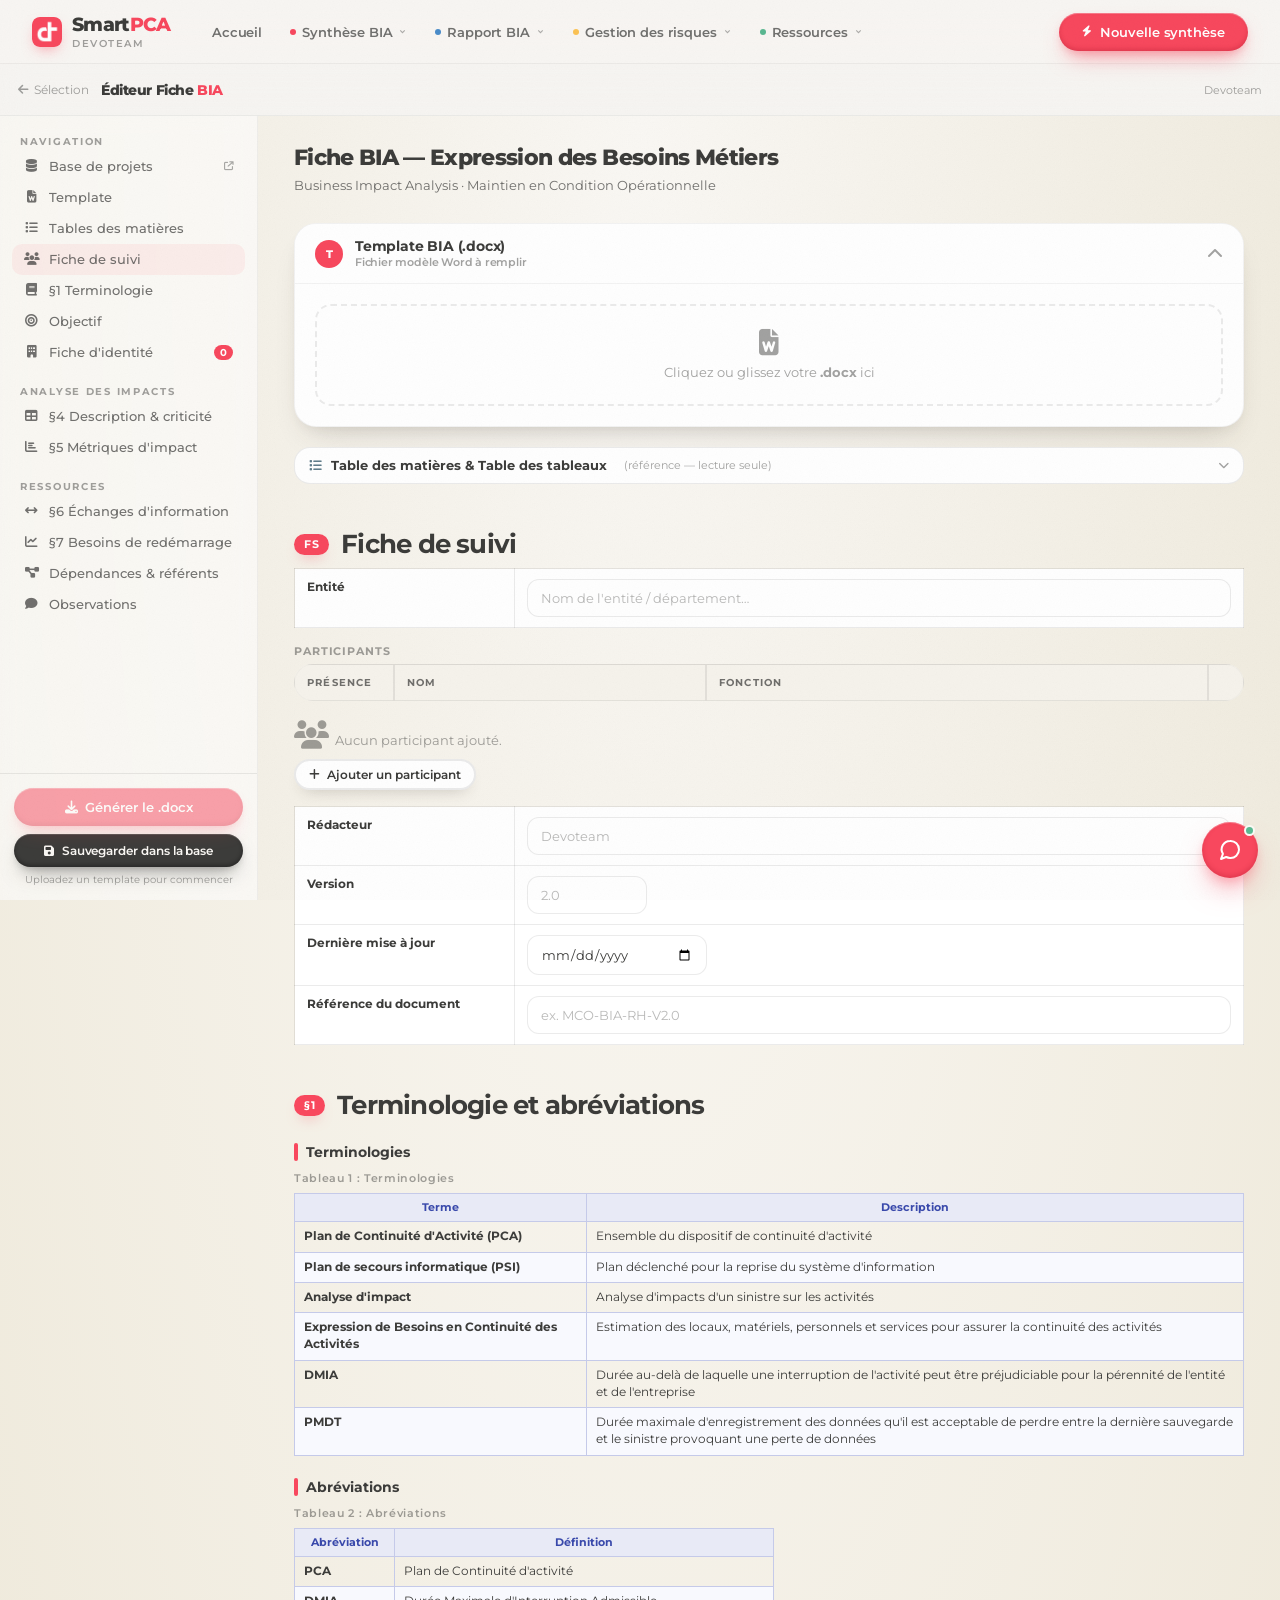
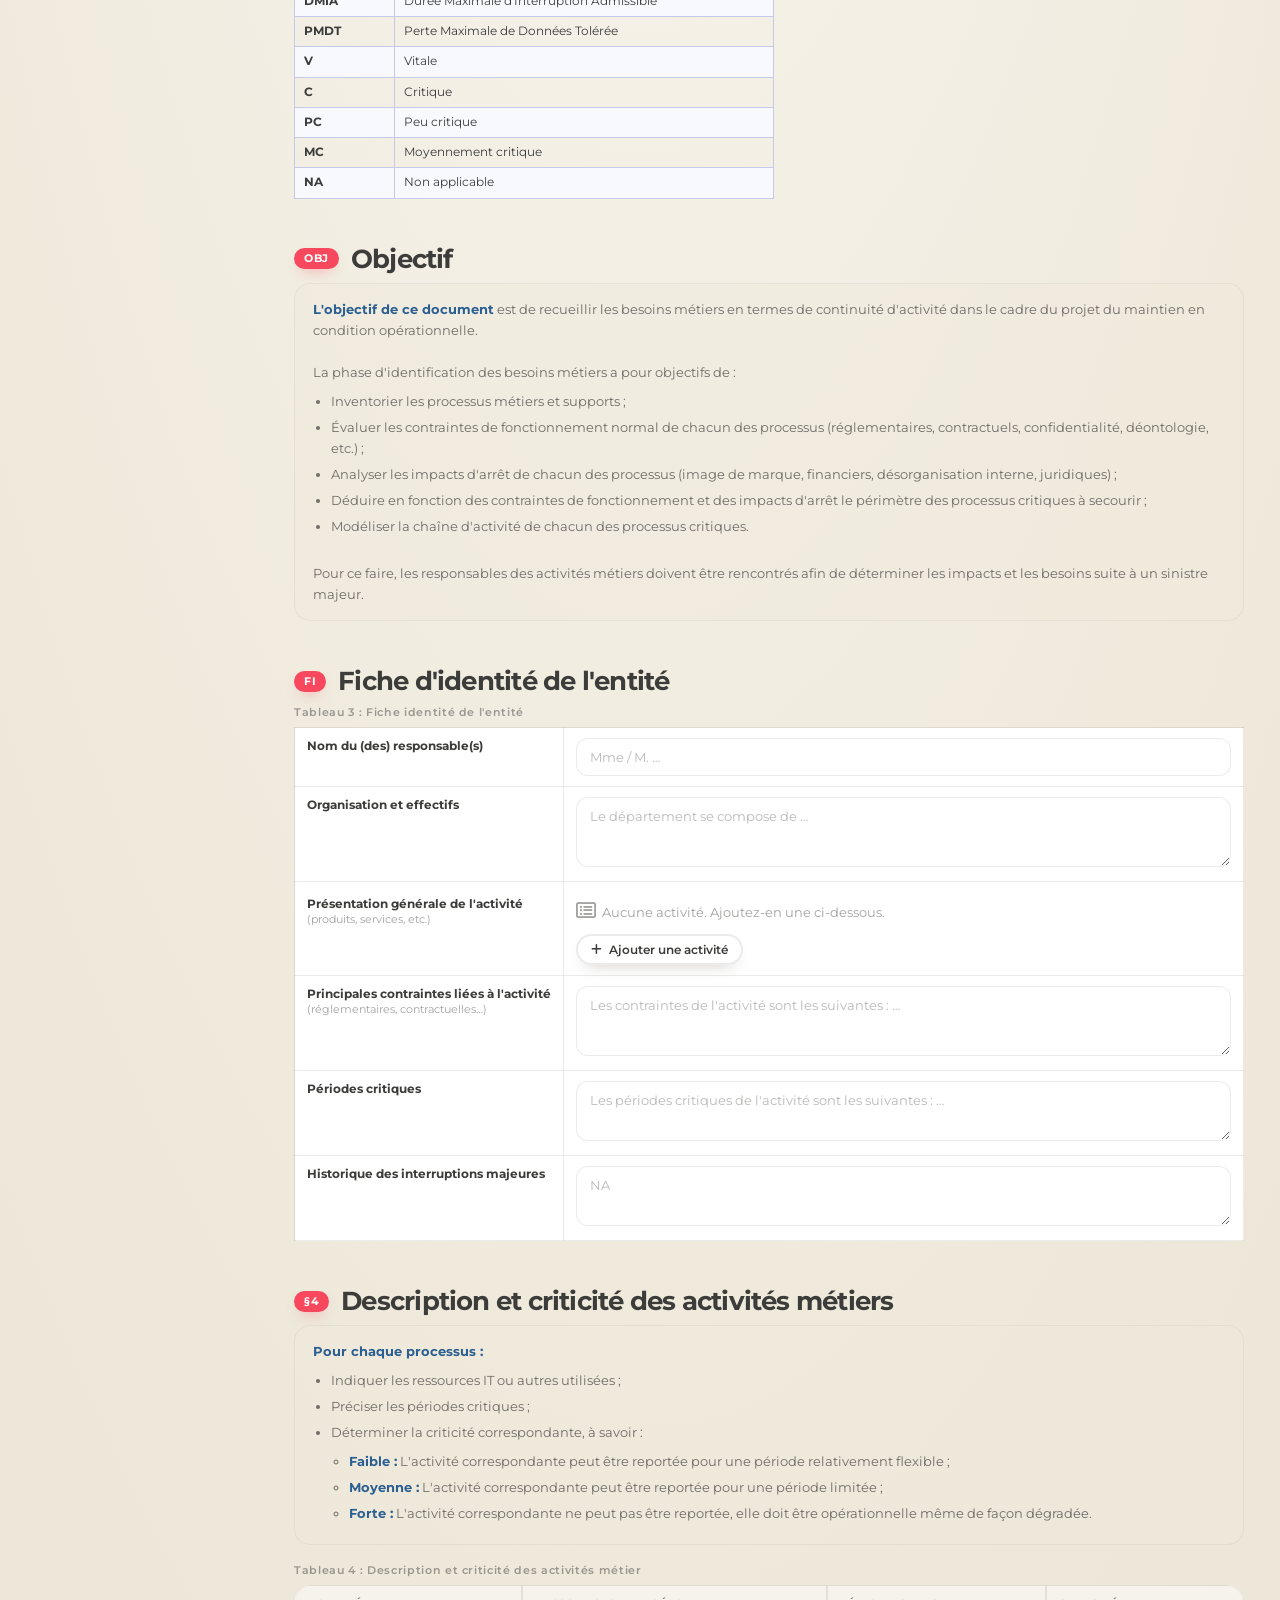
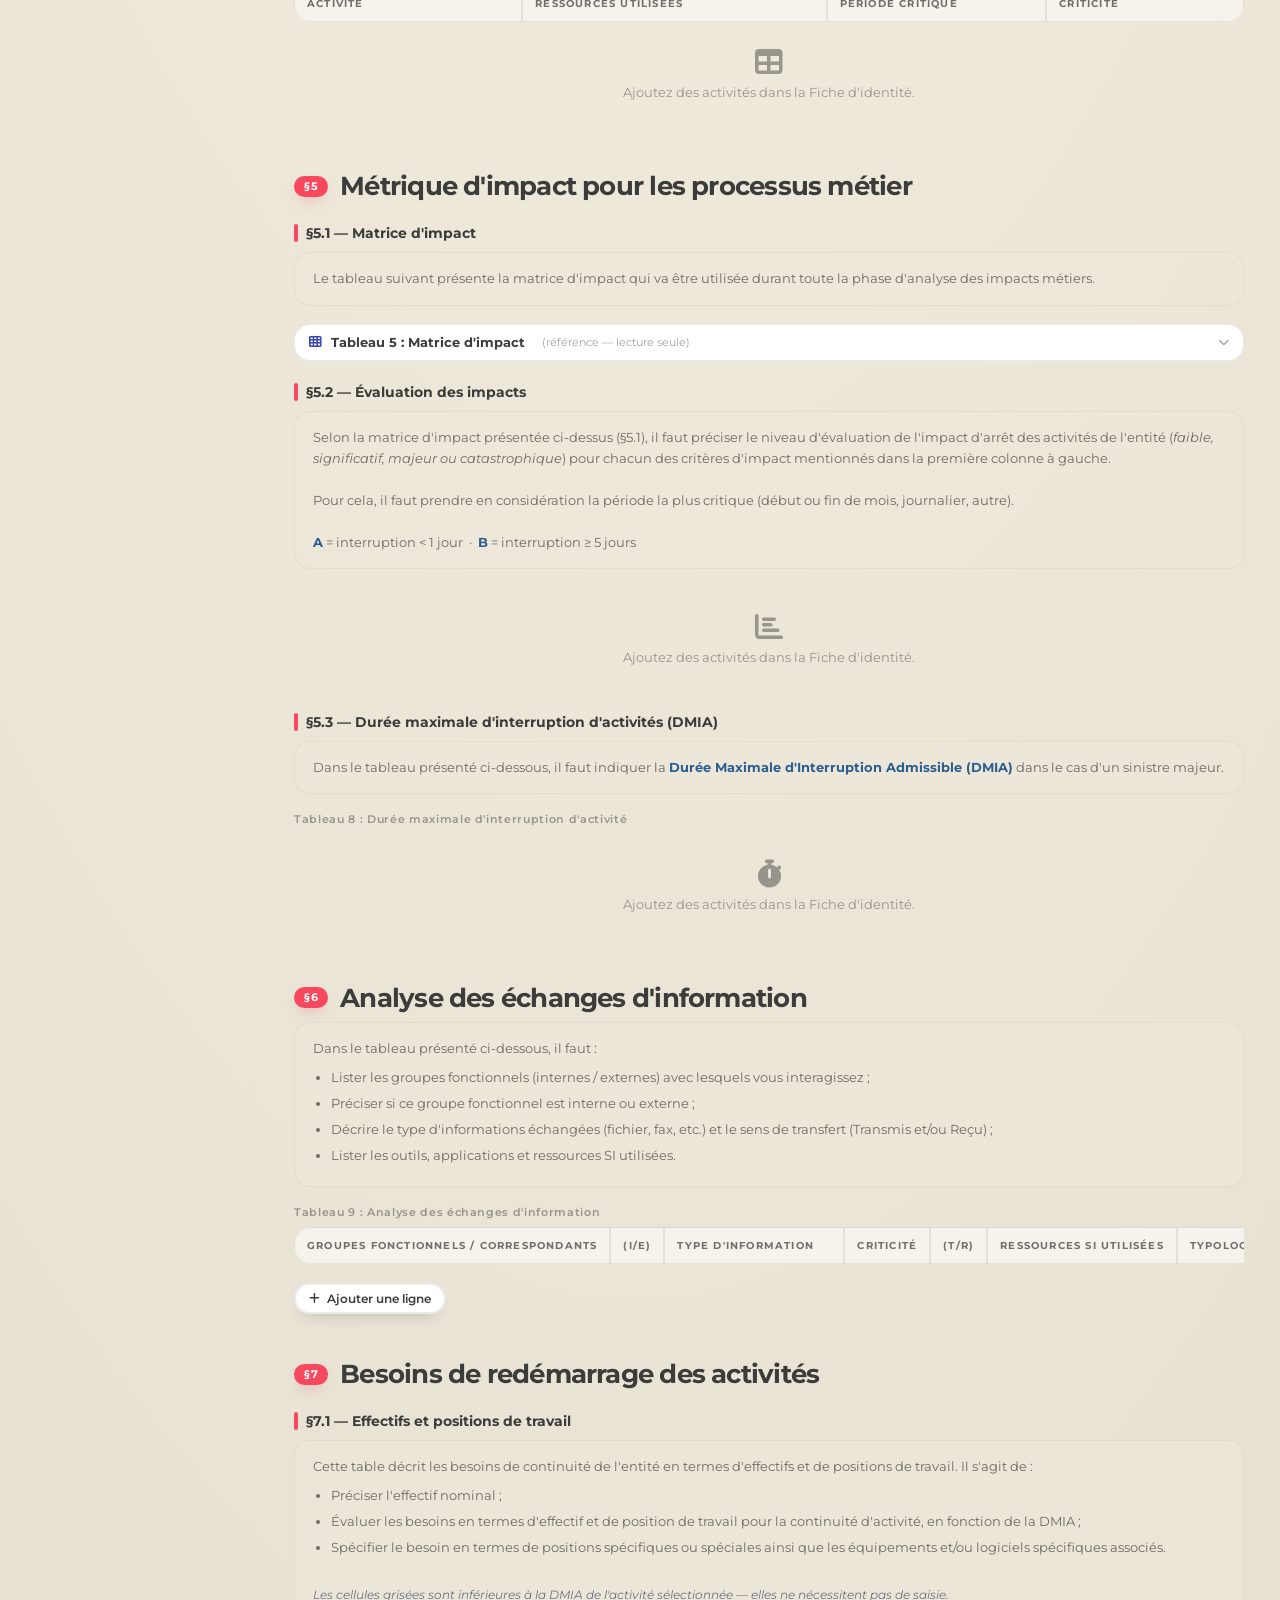
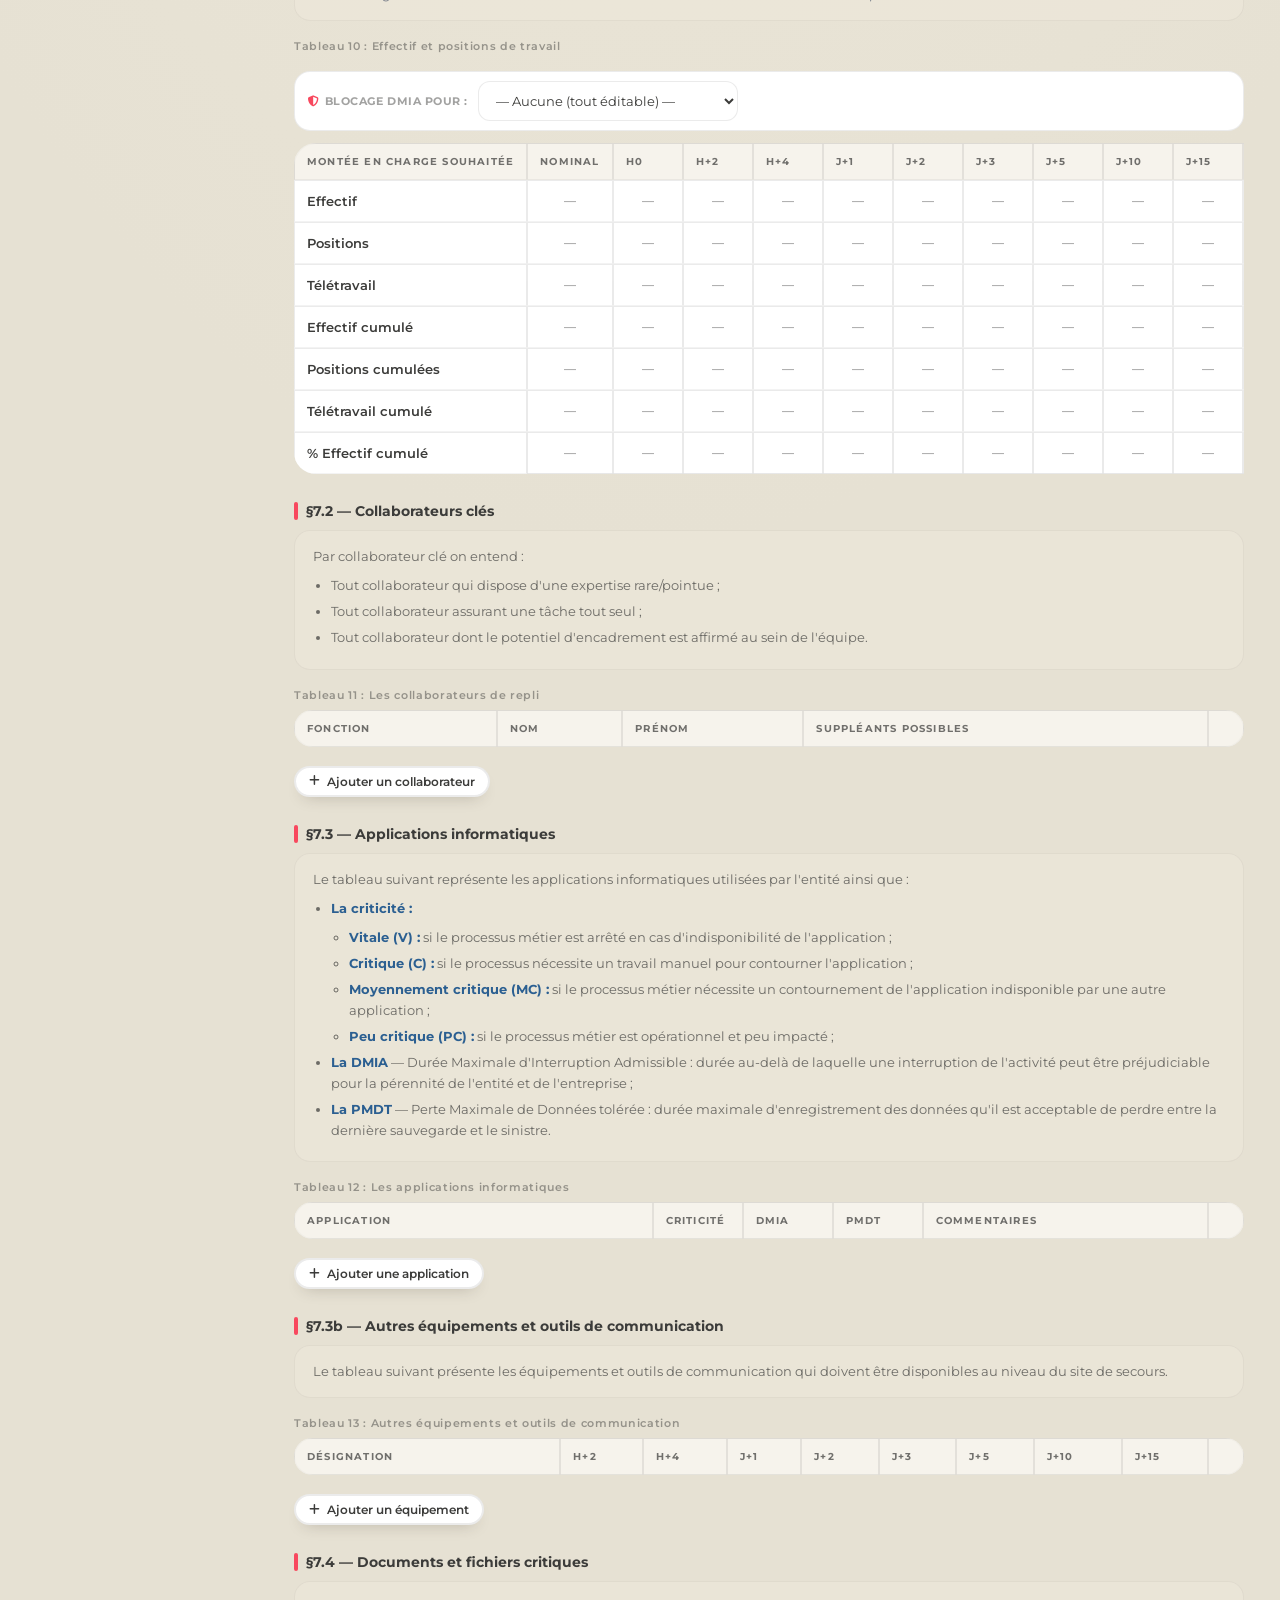
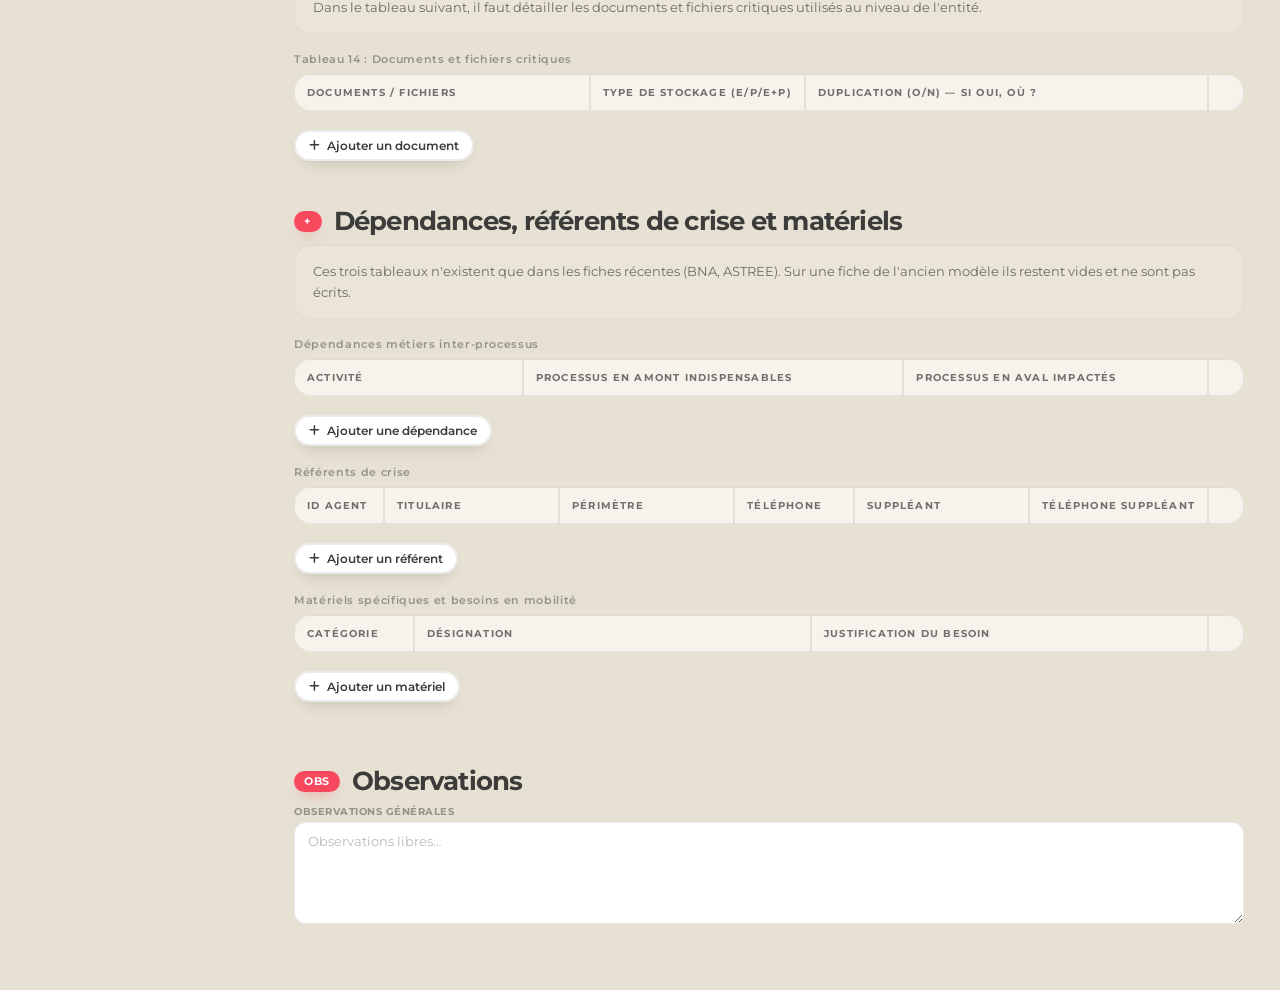
<file: static/fiche-editor.html>
<!DOCTYPE html>
<html lang="fr">
<head>
  <meta charset="UTF-8"/>
  <meta name="viewport" content="width=device-width,initial-scale=1.0"/>
  <title>Éditeur Fiche BIA — Devoteam</title>
  <link rel="preconnect" href="https://fonts.googleapis.com"/>
  <link href="https://fonts.googleapis.com/css2?family=Montserrat:wght@300;400;500;600;700;800&display=swap" rel="stylesheet"/>
  <link rel="stylesheet" href="https://cdnjs.cloudflare.com/ajax/libs/font-awesome/6.5.0/css/all.min.css"/>
  <link rel="stylesheet" href="/static/css/smartpca.css" />
<style>
*,*::before,*::after{box-sizing:border-box;margin:0;padding:0}
:root{
  --bg:#FAF8F4;--surface:#F0EDE6;--panel:#ECEAE4;
  --border:rgba(26,24,20,.12);--text:#1A1814;--muted:#6B6860;
  --accent:#F2485E;--accent-d:#d63448;--accent-bg:rgba(242,72,94,.08);
  --info-bg:#EFF6FF;--info-border:#BFDBFE;--info-text:#1E40AF;
  --sb-w:258px;--r:9px;--sh:0 2px 10px rgba(0,0,0,.07);
}
body{font-family:'Montserrat',system-ui,sans-serif;background:var(--bg);color:var(--text);min-height:100vh}

/* topbar */
#topbar{position:fixed;top:0;left:0;right:0;z-index:300;height:52px;
  background:var(--bg);border-bottom:1px solid var(--border);
  display:flex;align-items:center;gap:12px;padding:0 18px}
#topbar a{text-decoration:none;color:var(--muted);font-size:12px;display:flex;align-items:center;gap:5px;transition:color .14s}
#topbar a:hover{color:var(--accent)}
#topbar .title{flex:1;font-weight:700;font-size:14px;letter-spacing:.02em}
#topbar .title span{color:var(--accent)}

/* sidebar */
#sb{position:fixed;top:52px;left:0;bottom:0;width:var(--sb-w);
  background:var(--surface);border-right:1px solid var(--border);
  display:flex;flex-direction:column;overflow-y:auto;z-index:200}
.sb-lbl{font-size:10px;font-weight:700;letter-spacing:.12em;text-transform:uppercase;
  color:var(--muted);padding:14px 14px 4px}
.sb-a{display:flex;align-items:center;gap:9px;padding:8px 12px;
  border-radius:7px;cursor:pointer;font-size:12px;font-weight:500;
  color:var(--muted);text-decoration:none;margin:0 6px;
  transition:background .12s,color .12s}
.sb-a:hover{background:var(--panel);color:var(--text)}
.sb-a.on{background:var(--accent-bg);color:var(--accent)}
.sb-a .bdg{margin-left:auto;background:var(--accent);color:#fff;
  font-size:10px;font-weight:700;border-radius:99px;padding:1px 6px;min-width:18px;text-align:center}
.sb-bot{margin-top:auto;padding:14px;border-top:1px solid var(--border)}
.btn-gen{width:100%;padding:11px;background:var(--accent);color:#fff;
  border:none;border-radius:var(--r);font-family:inherit;font-size:13px;font-weight:700;
  cursor:pointer;display:flex;align-items:center;justify-content:center;gap:8px;
  transition:background .14s,transform .1s}
.btn-gen:hover{background:var(--accent-d);transform:translateY(-1px)}
.btn-gen:disabled{opacity:.5;cursor:not-allowed;transform:none}
.sb-hint{font-size:10px;color:var(--muted);margin-top:6px;text-align:center}

/* main */
#main{margin-left:var(--sb-w);margin-top:52px;padding:28px 36px;max-width:1080px}

/* doc title */
.doc-title{font-size:22px;font-weight:800;letter-spacing:-.01em;margin-bottom:4px}
.doc-sub{font-size:13px;color:var(--muted);margin-bottom:28px}

/* section headings */
.sec-h1{font-size:16px;font-weight:800;letter-spacing:.01em;
  padding:12px 0 6px;border-bottom:2px solid var(--accent);margin:32px 0 16px;
  display:flex;align-items:center;gap:10px}
.sec-h1 .num{background:var(--accent);color:#fff;font-size:11px;font-weight:800;
  border-radius:5px;padding:2px 8px;letter-spacing:.06em}
.sec-h2{font-size:13.5px;font-weight:700;margin:22px 0 10px;
  display:flex;align-items:center;gap:8px;color:var(--text)}
.sec-h2::before{content:'';display:block;width:4px;height:18px;
  background:var(--accent);border-radius:2px;flex-shrink:0}

/* instruction box */
.instr{background:var(--info-bg);border:1px solid var(--info-border);
  border-left:4px solid var(--info-border);border-radius:var(--r);
  padding:12px 16px;margin-bottom:14px;font-size:12.5px;color:#374151;line-height:1.7}
.instr strong{color:var(--info-text)}
.instr ul{margin:4px 0 0 18px}
.instr ul li{margin:2px 0}
.instr ul ul{margin-left:16px}
.instr-sub{color:#6B7280;font-size:12px;font-style:italic}

/* caption */
.tbl-cap{font-size:11px;color:var(--muted);font-style:italic;margin-bottom:4px;font-weight:600}

/* cards */
.card{background:#fff;border:1px solid var(--border);border-radius:var(--r);
  margin-bottom:20px;overflow:hidden;box-shadow:var(--sh)}
.card-hd{display:flex;align-items:center;gap:12px;padding:14px 20px;
  background:var(--surface);border-bottom:1px solid var(--border);cursor:pointer;
  user-select:none}
.card-hd .caret{margin-left:auto;color:var(--muted);transition:transform .2s}
.card-hd.open .caret{transform:rotate(180deg)}
.card-num{width:28px;height:28px;border-radius:50%;background:var(--accent);
  color:#fff;font-size:11px;font-weight:800;
  display:flex;align-items:center;justify-content:center;flex-shrink:0}
.card-title{font-size:13.5px;font-weight:700}
.card-sub{font-size:11px;color:var(--muted);margin-top:1px}
.card-bd{padding:20px}
.card-bd.collapsed{display:none}

/* upload zone */
.upzone{border:2px dashed var(--border);border-radius:var(--r);
  padding:24px 20px;text-align:center;cursor:pointer;
  transition:border-color .14s,background .14s}
.upzone:hover,.upzone.drag{border-color:var(--accent);background:var(--accent-bg)}
.upzone.ok{border-color:#2E7D32;background:rgba(46,125,50,.06)}
.upzone i{font-size:26px;color:var(--muted);margin-bottom:8px}
.upzone.ok i{color:#2E7D32}
.upzone p{font-size:13px;color:var(--muted)}
.upzone .fname{font-size:12px;font-weight:600;color:#2E7D32;margin-top:6px}

/* form controls */
.fg{display:flex;flex-direction:column;gap:4px}
.fg label{font-size:10px;font-weight:700;letter-spacing:.05em;color:var(--muted);text-transform:uppercase}
input[type=text],input[type=date],select,textarea{
  width:100%;padding:8px 11px;border:1px solid var(--border);border-radius:7px;
  background:#fff;color:var(--text);font-family:inherit;font-size:13px;
  transition:border-color .13s,box-shadow .13s;outline:none}
input:focus,select:focus,textarea:focus{
  border-color:var(--accent);box-shadow:0 0 0 3px rgba(242,72,94,.1)}
textarea{resize:vertical;min-height:60px}
.grid2{display:grid;grid-template-columns:1fr 1fr;gap:14px}
.grid3{display:grid;grid-template-columns:1fr 1fr 1fr;gap:14px}
.full{grid-column:1/-1}

/* buttons */
.btn-add{display:inline-flex;align-items:center;gap:7px;padding:7px 14px;
  border-radius:7px;background:var(--surface);border:1px solid var(--border);
  color:var(--text);font-family:inherit;font-size:12px;font-weight:600;
  cursor:pointer;transition:background .12s,border-color .12s,color .12s}
.btn-add:hover{background:var(--accent-bg);border-color:var(--accent);color:var(--accent)}
.btn-rm{background:none;border:none;cursor:pointer;padding:4px 6px;
  border-radius:5px;color:var(--muted);font-size:12px;
  transition:background .1s,color .1s}
.btn-rm:hover{background:#fde8eb;color:var(--accent)}

/* identity table */
.id-tbl{width:100%;border-collapse:collapse}
.id-tbl td{border:1px solid var(--border);vertical-align:top;padding:10px 12px}
.id-tbl td.id-label{font-size:12px;font-weight:700;background:var(--surface);
  white-space:nowrap;width:220px;color:var(--text)}
.id-tbl td.id-val{background:#fff}

/* activity cards (in Présentation row) */
.act-card{border:1px solid var(--border);border-radius:8px;margin-bottom:10px;overflow:hidden}
.act-hd{display:flex;align-items:center;gap:8px;padding:8px 12px;
  border-bottom:1px solid var(--border)}
.act-dot{width:10px;height:10px;border-radius:50%;flex-shrink:0}
.act-name-disp{font-size:12.5px;font-weight:700;flex:1}
.act-flds{display:grid;grid-template-columns:1fr 1fr;gap:10px;padding:12px}

/* BIA tables */
.bia-tbl{width:100%;border-collapse:collapse;font-size:12.5px}
.bia-tbl th{background:var(--surface);padding:8px 10px;border:1px solid var(--border);
  font-size:10.5px;font-weight:700;text-transform:uppercase;letter-spacing:.04em;
  color:var(--muted);white-space:nowrap}
.bia-tbl td{padding:5px 8px;border:1px solid var(--border);vertical-align:middle}
.bia-tbl tr:nth-child(even) td{background:rgba(0,0,0,.015)}
.bia-tbl td input,.bia-tbl td textarea,.bia-tbl td select{
  margin:0;padding:4px 7px;font-size:12px}
.bia-tbl td textarea{min-height:44px}
.bia-tbl td.act-lbl{font-weight:600;font-size:12px;background:var(--surface);white-space:nowrap}
.tbl-scroll{overflow-x:auto}

/* static read-only table */
.static-tbl{width:100%;border-collapse:collapse;font-size:11.5px}
.static-tbl th{background:#E8EAF6;padding:7px 9px;border:1px solid #C5CAE9;
  font-size:10.5px;font-weight:700;color:#3949AB}
.static-tbl td{padding:6px 9px;border:1px solid #C5CAE9;vertical-align:top;line-height:1.5}
.static-tbl tr:nth-child(even) td{background:#F8F9FE}

/* §5.2 impact cards */
.imp-card{border:1px solid var(--border);border-radius:var(--r);margin-bottom:14px;overflow:hidden}
.imp-hd{padding:10px 15px;font-size:13px;font-weight:700;border-bottom:1px solid var(--border)}
.imp-body{padding:14px}
.imp-grid{width:100%;border-collapse:collapse;font-size:12px}
.imp-grid th{background:var(--surface);padding:7px 10px;border:1px solid var(--border);
  font-size:11px;font-weight:700;color:var(--muted)}
.imp-grid td{padding:6px 10px;border:1px solid var(--border)}
.imp-grid td.lbl{font-weight:600;background:var(--surface);font-size:12px;white-space:nowrap}
.imp-grid select{width:100%;min-width:70px}

/* §5.3 DMIA */
.dmia-card{border:1px solid var(--border);border-radius:var(--r);margin-bottom:12px}
.dmia-hd{display:flex;align-items:center;gap:9px;padding:9px 14px;
  border-bottom:1px solid var(--border);background:var(--surface)}
.dmia-body{display:grid;grid-template-columns:160px 1fr;gap:14px;padding:14px}

/* §7.1 montée en charge */
.act-sel-bar{display:flex;align-items:center;gap:10px;margin-bottom:12px;
  padding:9px 13px;background:var(--surface);border:1px solid var(--border);border-radius:var(--r)}
.act-sel-bar label{font-size:11px;font-weight:700;text-transform:uppercase;
  letter-spacing:.05em;color:var(--muted);white-space:nowrap}
.act-sel-bar select{flex:1;max-width:260px}
#montee-tbl{width:100%;border-collapse:collapse;font-size:11.5px;min-width:820px}
#montee-tbl th{background:var(--surface);padding:7px 6px;border:1px solid var(--border);
  text-align:center;font-weight:700;font-size:11px;white-space:nowrap}
#montee-tbl th.mh-metric{text-align:left;min-width:130px;padding-left:11px}
#montee-tbl td{padding:3px 5px;border:1px solid var(--border);vertical-align:middle;text-align:center}
#montee-tbl td.tc-metric{font-weight:600;font-size:12px;text-align:left;
  padding-left:11px;background:var(--surface);white-space:nowrap}
#montee-tbl td.tc-comm{padding:5px 8px;font-size:11px;vertical-align:top}
.cell-inp{width:100%;min-width:44px;padding:3px;text-align:center;
  border:1px solid transparent;border-radius:4px;background:transparent;
  font-family:inherit;font-size:11.5px;outline:none;
  transition:border-color .12s,background .12s}
.cell-inp:focus{border-color:var(--accent);background:#fff;box-shadow:0 0 0 2px rgba(242,72,94,.1)}
.cell-inp:hover:not(:focus):not(:disabled){border-color:var(--border);background:rgba(255,255,255,.7)}
.blocked{background:#efefef!important;position:relative;cursor:not-allowed}
.blocked .cell-inp{pointer-events:none;color:transparent;background:transparent!important}
.blocked::after{content:'\f023';font-family:'Font Awesome 6 Free';font-weight:900;
  font-size:10px;color:#bbb;display:flex;align-items:center;justify-content:center;
  width:100%;height:100%;position:absolute;inset:0}
.act-chip{display:inline-flex;flex-direction:column;padding:3px 7px;border-radius:6px;
  font-size:10.5px;font-weight:600;margin:2px 0;white-space:nowrap}
.act-chip .dmia-hint{font-size:9.5px;font-weight:400;opacity:.8}
.legend{display:flex;flex-wrap:wrap;gap:6px;margin-bottom:10px}

/* collapsible */
.coll-hd{display:flex;align-items:center;gap:9px;padding:10px 14px;
  background:var(--surface);border:1px solid var(--border);border-radius:var(--r);
  cursor:pointer;user-select:none;margin-bottom:10px;font-size:12.5px;font-weight:700}
.coll-hd .cc{margin-left:auto;color:var(--muted);font-size:11px;transition:transform .2s}
.coll-hd.open .cc{transform:rotate(180deg)}
.coll-body{display:none;margin-bottom:12px}
.coll-body.open{display:block}


/* ── DMIA suggestion popover ── */
.dmia-wrap{position:relative;display:flex;align-items:center;gap:5px}
.dmia-wrap select{flex:1}
.btn-suggest{background:none;border:1px solid var(--border);border-radius:5px;
  padding:3px 7px;cursor:pointer;font-size:11px;color:#1565C0;
  transition:background .12s,border-color .12s;white-space:nowrap}
.btn-suggest:hover{background:#EFF6FF;border-color:#1565C0}
.btn-suggest.loading{color:var(--muted);pointer-events:none}
.btn-suggest.has-sug{border-color:#1565C0;background:#EFF6FF;font-weight:700}
.sug-pop{position:absolute;top:calc(100% + 6px);left:0;z-index:400;
  background:#fff;border:1px solid #BFDBFE;border-radius:var(--r);
  box-shadow:0 8px 24px rgba(0,0,0,.13);min-width:340px;max-width:480px;
  animation:fadeUp .14s ease}
@keyframes fadeUp{from{opacity:0;transform:translateY(-6px)}to{opacity:1;transform:none}}
.sug-pop-hd{padding:8px 12px;background:#EFF6FF;border-bottom:1px solid #BFDBFE;
  font-size:11px;font-weight:700;color:#1E40AF;border-radius:var(--r) var(--r) 0 0;
  display:flex;align-items:center;justify-content:space-between}
.sug-pop-hd button{background:none;border:none;cursor:pointer;color:#1E40AF;font-size:13px}
.sug-item{display:flex;align-items:center;gap:8px;padding:7px 12px;
  cursor:pointer;transition:background .1s;border-bottom:1px solid #F0F4FF}
.sug-item:last-child{border-bottom:none}
.sug-item:hover{background:#F0F7FF}
.sug-dmia{font-weight:800;font-size:13px;color:#1565C0;min-width:50px}
.sug-detail{flex:1;font-size:11px;color:var(--muted);line-height:1.5}
.sug-detail strong{color:var(--text)}
.sug-freq{font-size:10px;background:#E3F2FD;color:#1565C0;padding:1px 5px;border-radius:99px;white-space:nowrap}
.sug-empty{padding:12px;font-size:12px;color:var(--muted);text-align:center}

/* ── sync hint banner ── */
#sync-hint-banner{display:none;position:fixed;top:52px;left:var(--sb-w);right:0;z-index:250;
  background:linear-gradient(90deg,#1E3A8A 0%,#1D4ED8 100%);
  color:#fff;padding:11px 20px;
  align-items:center;gap:12px;
  box-shadow:0 3px 12px rgba(29,78,216,.35)}
#sync-hint-banner.visible{display:flex}
/* push main content down when banner is showing */
#main.sync-hint-active{margin-top:calc(52px + 49px)}
.shb-icon{font-size:18px;flex-shrink:0;animation:shbPulse 2s ease-in-out infinite}
@keyframes shbPulse{0%,100%{opacity:1}50%{opacity:.6}}
.shb-body{flex:1}
.shb-title{font-size:12.5px;font-weight:800;letter-spacing:.02em;margin-bottom:2px}
.shb-detail{font-size:11.5px;opacity:.88;line-height:1.5}
.shb-target{font-weight:800;background:rgba(255,255,255,.18);
  padding:1px 7px;border-radius:4px;font-size:12px;letter-spacing:.03em}
.shb-close{background:rgba(255,255,255,.15);border:1px solid rgba(255,255,255,.25);
  border-radius:6px;color:#fff;cursor:pointer;font-size:13px;
  padding:4px 9px;transition:background .13s;flex-shrink:0}
.shb-close:hover{background:rgba(255,255,255,.28)}

/* ── alert panel ── */
#alert-panel{position:fixed;bottom:24px;right:24px;z-index:500;
  background:#fff;border:1px solid #FED7AA;border-radius:var(--r);
  box-shadow:0 8px 28px rgba(0,0,0,.15);width:320px;
  animation:slideIn .2s ease;display:none}
#alert-panel.visible{display:block}
@keyframes slideIn{from{opacity:0;transform:translateY(16px)}to{opacity:1;transform:none}}
.alert-hd{display:flex;align-items:center;gap:8px;padding:10px 14px;
  background:#FFF7ED;border-bottom:1px solid #FED7AA;border-radius:var(--r) var(--r) 0 0}
.alert-hd i{color:#EA580C;font-size:16px}
.alert-hd span{font-size:12.5px;font-weight:700;color:#9A3412;flex:1}
.alert-hd button{background:none;border:none;cursor:pointer;color:#9A3412;font-size:14px}
.alert-list{max-height:240px;overflow-y:auto;padding:8px}
.alert-item{padding:8px 10px;border-radius:7px;background:#FFF7ED;
  border-left:3px solid #EA580C;margin-bottom:6px;font-size:11.5px}
.alert-item:last-child{margin-bottom:0}
.alert-item .ai-act{font-weight:700;color:var(--text);margin-bottom:2px}
.alert-item .ai-detail{color:#9A3412;font-size:11px}
.alert-item .ai-lower{font-weight:800;color:#EA580C}

/* tooltip */
#tip{position:fixed;z-index:9999;background:#1A1814;color:#fff;
  padding:7px 12px;border-radius:7px;font-size:11.5px;max-width:250px;
  pointer-events:none;opacity:0;transition:opacity .12s;
  box-shadow:0 4px 14px rgba(0,0,0,.22);line-height:1.4}
#tip.on{opacity:1}

/* toast */
#toast{position:fixed;bottom:26px;left:50%;transform:translateX(-50%);
  background:#1A1814;color:#fff;padding:10px 20px;border-radius:99px;
  font-size:12.5px;font-weight:500;box-shadow:0 4px 16px rgba(0,0,0,.22);
  opacity:0;transition:opacity .2s;pointer-events:none;z-index:8000;white-space:nowrap}
#toast.on{opacity:1}
#toast.ok{background:#2E7D32}
#toast.err{background:var(--accent)}
.spin{display:inline-block;width:14px;height:14px;border:2px solid rgba(255,255,255,.3);
  border-top-color:#fff;border-radius:50%;animation:spin .7s linear infinite}
@keyframes spin{to{transform:rotate(360deg)}}

.empty{text-align:center;padding:24px 16px;color:var(--muted);font-size:12.5px}
.empty i{font-size:28px;display:block;margin-bottom:8px}

/* presentation preview */
.pres-preview{padding:9px 12px;border:1px solid var(--border);border-radius:7px;
  background:var(--surface);font-size:12.5px;color:var(--muted);min-height:44px;
  line-height:1.6;margin-top:8px}
.pres-preview.has-data{color:var(--text);background:#fff}

/* save button */
.btn-save{width:100%;margin-top:8px;padding:9px;background:#fff;color:#1565C0;
  border:1.5px solid rgba(21,101,192,.3);border-radius:var(--r);font-family:inherit;
  font-size:12px;font-weight:700;cursor:pointer;display:flex;align-items:center;
  justify-content:center;gap:7px;transition:background .14s,border-color .14s}
.btn-save:hover{background:rgba(21,101,192,.06);border-color:#1565C0}

/* sync DMIA button */
/* ── save modal ── */
#save-modal-overlay{position:fixed;inset:0;z-index:900;background:rgba(0,0,0,.45);
  display:none;align-items:center;justify-content:center}
#save-modal-overlay.open{display:flex}
#save-modal{background:#fff;border-radius:var(--r);box-shadow:0 16px 48px rgba(0,0,0,.18);
  width:440px;max-width:calc(100vw - 40px);overflow:hidden;
  animation:fadeUp .18s ease}
.sm-hd{display:flex;align-items:center;gap:10px;padding:16px 20px;
  background:var(--surface);border-bottom:1px solid var(--border)}
.sm-hd i{color:#1565C0;font-size:16px}
.sm-hd .sm-title{font-size:14px;font-weight:700;flex:1}
.sm-hd button{background:none;border:none;cursor:pointer;color:var(--muted);font-size:15px;padding:2px}
.sm-hd button:hover{color:var(--text)}
.sm-bd{padding:20px}
.sm-fg{display:flex;flex-direction:column;gap:4px;margin-bottom:14px}
.sm-fg label{font-size:10px;font-weight:700;letter-spacing:.06em;text-transform:uppercase;color:var(--muted)}
.sm-fg select,.sm-fg input{width:100%;padding:8px 11px;border:1px solid var(--border);
  border-radius:7px;font-family:inherit;font-size:13px;outline:none;
  transition:border-color .12s,box-shadow .12s}
.sm-fg select:focus,.sm-fg input:focus{border-color:#1565C0;box-shadow:0 0 0 3px rgba(21,101,192,.1)}
.sm-row{display:grid;grid-template-columns:1fr 1fr;gap:12px}
.sm-ft{display:flex;gap:10px;padding:14px 20px;border-top:1px solid var(--border)}
.sm-ft button{flex:1;padding:10px;border-radius:var(--r);font-family:inherit;font-size:13px;font-weight:700;cursor:pointer;border:none;transition:background .14s}
.btn-sm-cancel{background:var(--surface);color:var(--muted)}
.btn-sm-cancel:hover{background:var(--panel)}
.btn-sm-ok{background:#1565C0;color:#fff}
.btn-sm-ok:hover{background:#1251a0}
.btn-sm-ok:disabled{opacity:.5;cursor:not-allowed}

/* load indicator (topbar pill) */
.tb-load-pill{font-size:10.5px;font-weight:700;padding:3px 10px;border-radius:99px;
  background:rgba(21,101,192,.09);color:#1565C0;border:1px solid rgba(21,101,192,.2)}

@media(max-width:768px){
  #sb{display:none}
  #main{margin-left:0;padding:14px}
  .grid2,.grid3{grid-template-columns:1fr}
  .full{grid-column:1}
}
</style>
  <style>
    body.dv { background: radial-gradient(120% 72% at 50% 0%,
              #faf8f4 0%, var(--beige) 52%, #e6e1d3 100%) !important; }
    /* La barre d'outils propre a la page se range sous la barre commune. */
    #topbar { top: var(--nav-h) !important;
              background: rgba(250,248,244,0.72) !important;
              backdrop-filter: blur(14px); -webkit-backdrop-filter: blur(14px);
              border-bottom: 1px solid var(--line-soft) !important; }
    #sb   { top: calc(52px + var(--nav-h)) !important; }
    #main { margin-top: calc(52px + var(--nav-h)) !important; }
  </style>
  <link rel="stylesheet" href="/static/css/smartpca-components.css" />
  <link rel="stylesheet" href="/static/css/smartpca-pages.css" />
  <link rel="stylesheet" href="/static/css/agent.css" />
  <script src="/static/js/agent.js" defer></script>
</head>
<body class="dv">
<div class="dv-grain"></div>

<!-- Barre de navigation commune. Sur ces pages autonomes, les entrees de
     l'application renvoient vers / avec ?page=, que index.html interprete. -->
<nav class="dv-nav" role="navigation" aria-label="Navigation principale">
  <a class="dv-brand" href="/">
    <img src="/static/devoteam_mark.png" alt="Devoteam" />
    <span>
      <span class="dv-brand-name">Smart<em>PCA</em></span>
      <span class="dv-brand-sub">Devoteam</span>
    </span>
  </a>

  <ul class="dv-menu" id="dvMenu">
    <li><a class="dv-menu-btn" href="/">Accueil</a></li>

    <li>
      <button class="dv-menu-btn" data-drop="d-synthese" aria-expanded="false" aria-haspopup="true">
        <span class="dot" style="background:var(--poppy)"></span>Synth&egrave;se BIA
        <svg class="chev" viewBox="0 0 24 24" fill="none" stroke="currentColor" stroke-width="3"><polyline points="6 9 12 15 18 9"/></svg>
      </button>
      <div class="dv-drop" id="d-synthese">
        <div class="dv-drop-head">Phase 01 &middot; Consolidation</div>
        <a class="dv-drop-item" href="/?page=page-generer-fiches"><span class="dv-drop-num">00</span><span class="dv-drop-label">G&eacute;n&eacute;rer les fiches BIA</span></a>
        <a class="dv-drop-item" href="/?page=page-charger-fiches"><span class="dv-drop-num">01</span><span class="dv-drop-label">Charger les fiches BIA</span></a>
        <a class="dv-drop-item" href="/?page=page-generer-synthese"><span class="dv-drop-num">02</span><span class="dv-drop-label">G&eacute;n&eacute;rer la synth&egrave;se BIA</span></a>
        <a class="dv-drop-item" href="/?page=page-sync"><span class="dv-drop-num">03</span><span class="dv-drop-label">Synchronisation bidirectionnelle</span></a>
        <a class="dv-drop-item" href="/?page=page-organigramme"><span class="dv-drop-num">04</span><span class="dv-drop-label">G&eacute;n&eacute;ration de l&rsquo;organigramme</span></a>
      </div>
    </li>

    <li>
      <button class="dv-menu-btn" data-drop="d-rapport" aria-expanded="false" aria-haspopup="true">
        <span class="dot" style="background:var(--lagoon)"></span>Rapport BIA
        <svg class="chev" viewBox="0 0 24 24" fill="none" stroke="currentColor" stroke-width="3"><polyline points="6 9 12 15 18 9"/></svg>
      </button>
      <div class="dv-drop" id="d-rapport">
        <div class="dv-drop-head">Phase 01 &middot; Restitution</div>
        <a class="dv-drop-item" href="/?page=page-rapport"><span class="dv-drop-num">05</span><span class="dv-drop-label">Tableau de bord BIA</span></a>
        <a class="dv-drop-item" href="/?page=page-montee-en-charge"><span class="dv-drop-num">06</span><span class="dv-drop-label">Mont&eacute;e en charge</span></a>
      </div>
    </li>

    <li>
      <button class="dv-menu-btn" data-drop="d-risques" aria-expanded="false" aria-haspopup="true">
        <span class="dot" style="background:var(--fire)"></span>Gestion des risques
        <svg class="chev" viewBox="0 0 24 24" fill="none" stroke="currentColor" stroke-width="3"><polyline points="6 9 12 15 18 9"/></svg>
      </button>
      <div class="dv-drop" id="d-risques">
        <div class="dv-drop-head">Phase 01 &middot; Risques</div>
        <a class="dv-drop-item" href="/?page=page-collecte-specifiques"><span class="dv-drop-num">07</span><span class="dv-drop-label">Questionnaires sp&eacute;cifiques</span></a>
        <a class="dv-drop-item" href="/?page=page-collecte-reponses"><span class="dv-drop-num">08</span><span class="dv-drop-label">R&eacute;ponses</span></a>
        <a class="dv-drop-item" href="/?page=page-risques"><span class="dv-drop-num">09</span><span class="dv-drop-label">Cartographie des risques</span></a>
        <a class="dv-drop-item" href="/?page=page-risques-assessment"><span class="dv-drop-num">10</span><span class="dv-drop-label">Analyse des risques</span></a>
      </div>
    </li>

    <li>
      <button class="dv-menu-btn" data-drop="d-ressources" aria-expanded="false" aria-haspopup="true">
        <span class="dot" style="background:var(--mint)"></span>Ressources
        <svg class="chev" viewBox="0 0 24 24" fill="none" stroke="currentColor" stroke-width="3"><polyline points="6 9 12 15 18 9"/></svg>
      </button>
      <div class="dv-drop" id="d-ressources">
        <div class="dv-drop-head">Capitalisation</div>
        <a class="dv-drop-item __self_projects" href="/projects"><span class="dv-drop-num"><i class="fa-solid fa-database"></i></span><span class="dv-drop-label">Base de projets</span></a>
        <a class="dv-drop-item __self_editor" href="/fiche-selector"><span class="dv-drop-num"><i class="fa-solid fa-file-pen"></i></span><span class="dv-drop-label">&Eacute;diteur de fiches</span></a>
      </div>
    </li>
  </ul>

  <span class="dv-nav-spacer"></span>
  <a class="dv-pill" href="/?page=page-charger-fiches">
    <i class="fa-solid fa-bolt" style="font-size:11px"></i> Nouvelle synth&egrave;se
  </a>
  <button class="dv-burger" id="dvBurger" aria-label="Menu" aria-expanded="false">
    <span></span><span></span><span></span>
  </button>
</nav>


<div id="topbar">
  <a href="#" id="tb-back" onclick="handleNavBack(event)"><i class="fa-solid fa-arrow-left"></i> Sélection</a>
  <div class="title">Éditeur Fiche <span>BIA</span></div>
  <span id="tb-sector-badge" style="display:none;font-size:10.5px;font-weight:700;padding:3px 10px;border-radius:99px;"></span>
  <span style="font-size:11px;color:var(--muted)">Devoteam</span>
</div>

<!-- ══ SYNC HINT BANNER ══ -->
<div id="sync-hint-banner">
  <i class="fa-solid fa-arrows-rotate shb-icon"></i>
  <div class="shb-body">
    <div class="shb-title">⚡ Synchronisation — Correction requise</div>
    <div class="shb-detail" id="shb-detail">Chargement…</div>
  </div>
  <button class="shb-close" onclick="dismissSyncHint()"><i class="fa-solid fa-xmark"></i></button>
</div>

<aside id="sb">
  <div style="padding:6px">
    <div class="sb-lbl">Navigation</div>
    <a class="sb-a" href="/projects" target="_blank"><i class="fa-solid fa-database fa-fw"></i>Base de projets <i class="fa-solid fa-arrow-up-right-from-square fa-xs" style="margin-left:auto;opacity:.6"></i></a>
    <a class="sb-a on" href="#s-template"><i class="fa-solid fa-file-word fa-fw"></i>Template</a>
    <a class="sb-a" href="#s-toc"><i class="fa-solid fa-list fa-fw"></i>Tables des matières</a>
    <a class="sb-a" href="#s-suivi"><i class="fa-solid fa-users fa-fw"></i>Fiche de suivi</a>
    <a class="sb-a" href="#s-termi"><i class="fa-solid fa-book fa-fw"></i>§1 Terminologie</a>
    <a class="sb-a" href="#s-objectif"><i class="fa-solid fa-bullseye fa-fw"></i>Objectif</a>
    <a class="sb-a" href="#s-identite"><i class="fa-solid fa-building fa-fw"></i>Fiche d'identité <span class="bdg" id="sb-cnt">0</span></a>
    <div class="sb-lbl" style="margin-top:4px">Analyse des impacts</div>
    <a class="sb-a" href="#s-sec4"><i class="fa-solid fa-table fa-fw"></i>§4 Description &amp; criticité</a>
    <a class="sb-a" href="#s-sec5"><i class="fa-solid fa-chart-bar fa-fw"></i>§5 Métriques d'impact</a>
    <div class="sb-lbl" style="margin-top:4px">Ressources</div>
    <a class="sb-a" href="#s-sec6"><i class="fa-solid fa-arrows-left-right fa-fw"></i>§6 Échanges d'information</a>
    <a class="sb-a" href="#s-sec7"><i class="fa-solid fa-chart-line fa-fw"></i>§7 Besoins de redémarrage</a>
    <a class="sb-a" href="#s-nouv"><i class="fa-solid fa-diagram-project fa-fw"></i>Dépendances &amp; référents</a>
    <a class="sb-a" href="#s-obs"><i class="fa-solid fa-comment fa-fw"></i>Observations</a>
  </div>
  <div class="sb-bot">
    <button class="btn-gen" id="btn-gen" disabled onclick="generate()">
      <i class="fa-solid fa-download"></i> Générer le .docx
    </button>
    <button class="btn-save" id="btn-save" onclick="openProjSelect()">
      <i class="fa-solid fa-floppy-disk"></i> Sauvegarder dans la base
    </button>
    <div class="sb-hint" id="sb-hint">Uploadez un template pour commencer</div>
  </div>
</aside>

<main id="main">

<div class="doc-title">Fiche BIA — Expression des Besoins Métiers</div>
<div class="doc-sub">Business Impact Analysis · Maintien en Condition Opérationnelle</div>

<!-- ══ 0. TEMPLATE ══ -->
<section id="s-template">
<div class="card">
  <div class="card-hd open" onclick="toggleCard(this)">
    <div class="card-num">T</div>
    <div><div class="card-title">Template BIA (.docx)</div>
    <div class="card-sub">Fichier modèle Word à remplir</div></div>
    <i class="fa-solid fa-chevron-down caret"></i>
  </div>
  <div class="card-bd">
    <div class="upzone" id="upzone"
         onclick="document.getElementById('tmpl-inp').click()"
         ondragover="event.preventDefault();this.classList.add('drag')"
         ondragleave="this.classList.remove('drag')"
         ondrop="dropTmpl(event)">
      <i class="fa-solid fa-file-word"></i>
      <p>Cliquez ou glissez votre <strong>.docx</strong> ici</p>
      <div class="fname" id="tmpl-fname" style="display:none"></div>
    </div>
    <input type="file" id="tmpl-inp" accept=".docx" style="display:none" onchange="setTmpl(this.files[0])">
  </div>
</div>
</section>

<!-- ══ TABLE DES MATIÈRES ══ -->
<section id="s-toc">
<div id="coll-toc-hd" class="coll-hd" onclick="toggleColl('toc')">
  <i class="fa-solid fa-list" style="color:#607D8B"></i>
  <span>Table des matières &amp; Table des tableaux</span>
  <span style="margin-left:8px;font-size:10.5px;color:var(--muted);font-weight:400">(référence — lecture seule)</span>
  <i class="fa-solid fa-chevron-down cc"></i>
</div>
<div id="coll-toc-body" class="coll-body">
  <div style="display:grid;grid-template-columns:1fr 1fr;gap:16px">
    <div>
      <div style="font-size:12px;font-weight:700;margin-bottom:8px;color:var(--muted)">TABLE DES MATIÈRES</div>
      <table class="static-tbl" style="font-size:12px">
        <tbody>
          <tr><td>Fiche de suivi</td></tr>
          <tr><td>1. Terminologie et abréviations</td></tr>
          <tr><td>2. Objectif</td></tr>
          <tr><td>3. Fiche d'identité de l'entité</td></tr>
          <tr><td>4. Description et criticité des activités métiers</td></tr>
          <tr><td>5. Métrique d'impact pour les processus métier</td></tr>
          <tr><td style="padding-left:20px">5.1. Matrice d'impact</td></tr>
          <tr><td style="padding-left:20px">5.2. Évaluation des impacts</td></tr>
          <tr><td style="padding-left:20px">5.3. Durée maximale d'interruption d'activités</td></tr>
          <tr><td>6. Analyse des échanges d'information</td></tr>
          <tr><td>7. Besoins de redémarrage des activités</td></tr>
          <tr><td style="padding-left:20px">7.1. Effectifs et positions de travail</td></tr>
          <tr><td style="padding-left:20px">7.2. Collaborateurs clés</td></tr>
          <tr><td style="padding-left:20px">7.3. Applications informatiques</td></tr>
          <tr><td style="padding-left:20px">7.4. Documents et fichiers critiques</td></tr>
          <tr><td>Observations</td></tr>
        </tbody>
      </table>
    </div>
    <div>
      <div style="font-size:12px;font-weight:700;margin-bottom:8px;color:var(--muted)">TABLE DES TABLEAUX</div>
      <table class="static-tbl" style="font-size:12px">
        <tbody id="tot-body">
          <!-- rendered by renderTOT() -->
        </tbody>
      </table>
    </div>
  </div>
</div>
</section>

<!-- ══ FICHE DE SUIVI ══ -->
<section id="s-suivi">
<div class="sec-h1"><span class="num">FS</span> Fiche de suivi</div>
<table class="id-tbl" style="margin-bottom:16px">
  <tbody>
    <tr>
      <td class="id-label">Entité</td>
      <td class="id-val"><input type="text" id="suivi-entite" placeholder="Nom de l'entité / département…" oninput="st.suivi.entite=this.value"></td>
    </tr>
  </tbody>
</table>

<div style="font-size:11px;font-weight:700;text-transform:uppercase;letter-spacing:.08em;color:var(--muted);margin-bottom:6px">Participants</div>
<div class="tbl-scroll" style="margin-bottom:10px">
  <table class="bia-tbl">
    <thead><tr>
      <th style="width:100px">Présence</th><th>Nom</th><th>Fonction</th>
      <th style="width:36px"></th>
    </tr></thead>
    <tbody id="suivi-body"></tbody>
  </table>
</div>
<div class="empty" id="suivi-empty" style="padding:10px 0;text-align:left;display:none">
  <i class="fa-solid fa-users" style="display:inline;margin-right:6px"></i>Aucun participant ajouté.
</div>
<button class="btn-add" onclick="addParticipant()"><i class="fa-solid fa-plus"></i> Ajouter un participant</button>

<table class="id-tbl" style="margin-top:16px">
  <tbody>
    <tr>
      <td class="id-label">Rédacteur</td>
      <td class="id-val"><input type="text" id="suivi-redacteur" placeholder="Devoteam" oninput="st.suivi.redacteur=this.value"></td>
    </tr>
    <tr>
      <td class="id-label">Version</td>
      <td class="id-val"><input type="text" id="suivi-version" placeholder="2.0" oninput="st.suivi.version=this.value" style="max-width:120px"></td>
    </tr>
    <tr>
      <td class="id-label">Dernière mise à jour</td>
      <td class="id-val"><input type="date" id="suivi-date" oninput="st.suivi.date_maj=this.value" style="max-width:180px"></td>
    </tr>
    <tr>
      <td class="id-label">Référence du document</td>
      <td class="id-val"><input type="text" id="suivi-ref" placeholder="ex. MCO-BIA-RH-V2.0" oninput="st.suivi.reference=this.value"></td>
    </tr>
  </tbody>
</table>
</section>

<!-- ══ §1 TERMINOLOGIE ET ABRÉVIATIONS ══ -->
<section id="s-termi">
<div class="sec-h1"><span class="num">§1</span> Terminologie et abréviations</div>

<div class="sec-h2">Terminologies</div>
<div class="tbl-cap">Tableau 1 : Terminologies</div>
<div class="tbl-scroll" style="margin-bottom:20px">
  <table class="static-tbl">
    <thead><tr><th style="min-width:220px">Terme</th><th>Description</th></tr></thead>
    <tbody>
      <tr><td><strong>Plan de Continuité d'Activité (PCA)</strong></td><td>Ensemble du dispositif de continuité d'activité</td></tr>
      <tr><td><strong>Plan de secours informatique (PSI)</strong></td><td>Plan déclenché pour la reprise du système d'information</td></tr>
      <tr><td><strong>Analyse d'impact</strong></td><td>Analyse d'impacts d'un sinistre sur les activités</td></tr>
      <tr><td><strong>Expression de Besoins en Continuité des Activités</strong></td><td>Estimation des locaux, matériels, personnels et services pour assurer la continuité des activités</td></tr>
      <tr><td><strong>DMIA</strong></td><td>Durée au-delà de laquelle une interruption de l'activité peut être préjudiciable pour la pérennité de l'entité et de l'entreprise</td></tr>
      <tr><td><strong>PMDT</strong></td><td>Durée maximale d'enregistrement des données qu'il est acceptable de perdre entre la dernière sauvegarde et le sinistre provoquant une perte de données</td></tr>
    </tbody>
  </table>
</div>

<div class="sec-h2">Abréviations</div>
<div class="tbl-cap">Tableau 2 : Abréviations</div>
<div class="tbl-scroll">
  <table class="static-tbl" style="max-width:480px">
    <thead><tr><th style="width:100px">Abréviation</th><th>Définition</th></tr></thead>
    <tbody>
      <tr><td><strong>PCA</strong></td><td>Plan de Continuité d'activité</td></tr>
      <tr><td><strong>DMIA</strong></td><td>Durée Maximale d'Interruption Admissible</td></tr>
      <tr><td><strong>PMDT</strong></td><td>Perte Maximale de Données Tolérée</td></tr>
      <tr><td><strong>V</strong></td><td>Vitale</td></tr>
      <tr><td><strong>C</strong></td><td>Critique</td></tr>
      <tr><td><strong>PC</strong></td><td>Peu critique</td></tr>
      <tr><td><strong>MC</strong></td><td>Moyennement critique</td></tr>
      <tr><td><strong>NA</strong></td><td>Non applicable</td></tr>
    </tbody>
  </table>
</div>
</section>

<!-- ══ OBJECTIF ══ -->
<section id="s-objectif">
<div class="sec-h1"><span class="num">OBJ</span> Objectif</div>
<div class="instr">
  <strong>L'objectif de ce document</strong> est de recueillir les besoins métiers en termes de continuité d'activité dans le cadre du projet du maintien en condition opérationnelle.
  <br><br>
  La phase d'identification des besoins métiers a pour objectifs de :
  <ul>
    <li>Inventorier les processus métiers et supports ;</li>
    <li>Évaluer les contraintes de fonctionnement normal de chacun des processus (réglementaires, contractuels, confidentialité, déontologie, etc.) ;</li>
    <li>Analyser les impacts d'arrêt de chacun des processus (image de marque, financiers, désorganisation interne, juridiques) ;</li>
    <li>Déduire en fonction des contraintes de fonctionnement et des impacts d'arrêt le périmètre des processus critiques à secourir ;</li>
    <li>Modéliser la chaîne d'activité de chacun des processus critiques.</li>
  </ul>
  <br>
  Pour ce faire, les responsables des activités métiers doivent être rencontrés afin de déterminer les impacts et les besoins suite à un sinistre majeur.
</div>
</section>

<!-- ══ FICHE D'IDENTITÉ ══ -->
<section id="s-identite">
<div class="sec-h1"><span class="num">FI</span> Fiche d'identité de l'entité</div>
<div class="tbl-cap">Tableau 3 : Fiche identité de l'entité</div>
<table class="id-tbl">
  <tbody>
    <tr>
      <td class="id-label">Nom du (des) responsable(s)</td>
      <td class="id-val">
        <input type="text" id="ei-resp" placeholder="Mme / M. …" oninput="st.entity.nom_responsable=this.value">
      </td>
    </tr>
    <tr>
      <td class="id-label">Organisation et effectifs</td>
      <td class="id-val">
        <textarea id="ei-org" rows="3" placeholder="Le département se compose de …" oninput="st.entity.organisation=this.value"></textarea>
      </td>
    </tr>
    <tr>
      <td class="id-label" style="vertical-align:top;padding-top:14px">
        Présentation générale de l'activité<br>
        <span style="font-size:10.5px;font-weight:400;color:var(--muted)">(produits, services, etc.)</span>
      </td>
      <td class="id-val" id="pres-cell">
        <!-- Activities editor lives here -->
        <div id="acts-container"></div>
        <div class="empty" id="acts-empty" style="padding:10px 0;text-align:left">
          <i class="fa-regular fa-rectangle-list" style="font-size:18px;display:inline;margin-right:6px"></i>Aucune activité. Ajoutez-en une ci-dessous.
        </div>
        <button class="btn-add" onclick="addAct()" style="margin-top:4px">
          <i class="fa-solid fa-plus"></i> Ajouter une activité
        </button>
        <!-- Preview text (what will be written in the Word doc) -->
        <div id="pres-preview" class="pres-preview" style="margin-top:12px;display:none">
          <div style="font-size:10px;font-weight:700;text-transform:uppercase;letter-spacing:.06em;color:var(--muted);margin-bottom:4px">
            <i class="fa-solid fa-eye fa-xs"></i> Aperçu dans le Word
          </div>
          <div id="pres-preview-text"></div>
        </div>
      </td>
    </tr>
    <tr>
      <td class="id-label">Principales contraintes liées à l'activité<br>
        <span style="font-size:10.5px;font-weight:400;color:var(--muted)">(réglementaires, contractuelles…)</span>
      </td>
      <td class="id-val">
        <textarea id="ei-contr" rows="3" placeholder="Les contraintes de l'activité sont les suivantes : …" oninput="st.entity.contraintes=this.value"></textarea>
      </td>
    </tr>
    <tr>
      <td class="id-label">Périodes critiques</td>
      <td class="id-val">
        <textarea id="ei-per" rows="2" placeholder="Les périodes critiques de l'activité sont les suivantes : …" oninput="st.entity.periodes_critiques=this.value"></textarea>
      </td>
    </tr>
    <tr>
      <td class="id-label">Historique des interruptions majeures</td>
      <td class="id-val">
        <textarea id="ei-hist" rows="2" placeholder="NA" oninput="st.entity.historique_interruptions=this.value"></textarea>
      </td>
    </tr>
  </tbody>
</table>
</section>

<!-- ══ §4 DESCRIPTION ET CRITICITÉ ══ -->
<section id="s-sec4">
<div class="sec-h1"><span class="num">§4</span> Description et criticité des activités métiers</div>
<div class="instr">
  <strong>Pour chaque processus :</strong>
  <ul>
    <li>Indiquer les ressources IT ou autres utilisées ;</li>
    <li>Préciser les périodes critiques ;</li>
    <li>Déterminer la criticité correspondante, à savoir :
      <ul>
        <li><strong>Faible :</strong> L'activité correspondante peut être reportée pour une période relativement flexible ;</li>
        <li><strong>Moyenne :</strong> L'activité correspondante peut être reportée pour une période limitée ;</li>
        <li><strong>Forte :</strong> L'activité correspondante ne peut pas être reportée, elle doit être opérationnelle même de façon dégradée.</li>
      </ul>
    </li>
  </ul>
</div>
<div class="tbl-cap">Tableau 4 : Description et criticité des activités métier</div>
<div class="tbl-scroll">
  <table class="bia-tbl" id="sec4-tbl">
    <thead><tr>
      <th style="min-width:150px">Activité</th>
      <th style="min-width:200px">Ressources utilisées</th>
      <th style="min-width:130px">Période critique</th>
      <th style="min-width:130px">Criticité</th>
    </tr></thead>
    <tbody id="sec4-body"></tbody>
  </table>
</div>
<div class="empty" id="sec4-empty"><i class="fa-solid fa-table"></i>Ajoutez des activités dans la Fiche d'identité.</div>
</section>

<!-- ══ §5 MÉTRIQUES D'IMPACT ══ -->
<section id="s-sec5">
<div class="sec-h1"><span class="num">§5</span> Métrique d'impact pour les processus métier</div>

<!-- §5.1 Matrice d'impact (static / read-only) -->
<div class="sec-h2">§5.1 — Matrice d'impact</div>
<div class="instr">
  Le tableau suivant présente la matrice d'impact qui va être utilisée durant toute la phase d'analyse des impacts métiers.
</div>

<div id="coll-matrix-hd" class="coll-hd" onclick="toggleColl('matrix')">
  <i class="fa-solid fa-table-cells" style="color:#3949AB"></i>
  <span>Tableau 5 : Matrice d'impact</span>
  <span style="margin-left:8px;font-size:10.5px;color:var(--muted);font-weight:400">(référence — lecture seule)</span>
  <i class="fa-solid fa-chevron-down cc"></i>
</div>
<div id="coll-matrix-body" class="coll-body">
<div class="tbl-scroll">
<table class="static-tbl">
  <thead><tr>
    <th>Impacts / Sévérité</th><th>Poids</th><th>Description</th>
    <th>Niveau 1 — Faible</th><th>Niveau 2 — Significatif</th>
    <th>Niveau 3 — Majeur</th><th>Niveau 4 — Catastrophique</th>
  </tr></thead>
  <tbody>
    <tr>
      <td><strong>Image de marque</strong></td><td>4</td>
      <td>Perte de confiance / Perte de clientèle</td>
      <td>Faible nuisance nécessitant quelques jours pour être résorbée</td>
      <td>Nuisance significative sur le Front Office et dégradation de l'image</td>
      <td>Nuisance grave / Dégradation auprès des tiers</td>
      <td>Vaste couverture médiatique négative / Perte de confiance</td>
    </tr>
    <tr>
      <td><strong>Désorganisation interne</strong></td><td>1</td>
      <td>Désorganisation liée au fonctionnement dégradé</td>
      <td>Faible nuisance interne à l'entité</td>
      <td>Désorganisation significative limitée à un service</td>
      <td>Désorganisation durable / Détérioration du climat social</td>
      <td>Chômage technique d'une importante proportion du personnel</td>
    </tr>
    <tr>
      <td><strong>Réglementaire</strong></td><td>2</td>
      <td>Non-respect des obligations contractuelles / réglementaires</td>
      <td>Faible</td>
      <td>Non-respect de la réglementation comptable, fiscale…</td>
      <td>Infraction majeure à la législation</td>
      <td>Sanction judiciaire</td>
    </tr>
    <tr>
      <td><strong>Financier</strong></td><td>3</td>
      <td>Manque à gagner / Pénalité de retard</td>
      <td>Perte inférieure à 10 000 DT</td>
      <td>Perte entre 10 000 et 50 000 DT</td>
      <td>Perte entre 50 000 et 100 000 DT</td>
      <td>Perte supérieure à 100 000 DT</td>
    </tr>
  </tbody>
</table>
</div>
</div>

<!-- §5.2 Évaluation des impacts -->
<div class="sec-h2">§5.2 — Évaluation des impacts</div>
<div class="instr">
  Selon la matrice d'impact présentée ci-dessus (§5.1), il faut préciser le niveau d'évaluation de l'impact d'arrêt des activités de l'entité
  (<em>faible, significatif, majeur ou catastrophique</em>) pour chacun des critères d'impact mentionnés dans la première colonne à gauche.
  <br><br>
  Pour cela, il faut prendre en considération la période la plus critique (début ou fin de mois, journalier, autre).
  <br><br>
  <strong>A</strong> = interruption &lt; 1 jour &nbsp;·&nbsp; <strong>B</strong> = interruption ≥ 5 jours
</div>
<div id="sec52-body">
  <div class="empty"><i class="fa-solid fa-chart-bar"></i>Ajoutez des activités dans la Fiche d'identité.</div>
</div>

<!-- §5.3 DMIA -->
<div class="sec-h2">§5.3 — Durée maximale d'interruption d'activités (DMIA)</div>
<div class="instr">
  Dans le tableau présenté ci-dessous, il faut indiquer la <strong>Durée Maximale d'Interruption Admissible (DMIA)</strong> dans le cas d'un sinistre majeur.
</div>
<div class="tbl-cap">Tableau 8 : Durée maximale d'interruption d'activité</div>
<div id="sec53-body">
  <div class="empty"><i class="fa-solid fa-stopwatch"></i>Ajoutez des activités dans la Fiche d'identité.</div>
</div>
</section>

<!-- ══ §6 ÉCHANGES D'INFORMATION ══ -->
<section id="s-sec6">
<div class="sec-h1"><span class="num">§6</span> Analyse des échanges d'information</div>
<div class="instr">
  Dans le tableau présenté ci-dessous, il faut :
  <ul>
    <li>Lister les groupes fonctionnels (internes / externes) avec lesquels vous interagissez ;</li>
    <li>Préciser si ce groupe fonctionnel est interne ou externe ;</li>
    <li>Décrire le type d'informations échangées (fichier, fax, etc.) et le sens de transfert (Transmis et/ou Reçu) ;</li>
    <li>Lister les outils, applications et ressources SI utilisées.</li>
  </ul>
</div>
<div class="tbl-cap">Tableau 9 : Analyse des échanges d'information</div>
<div class="tbl-scroll">
  <table class="bia-tbl">
    <thead><tr>
      <th style="min-width:200px">Groupes fonctionnels / Correspondants</th>
      <th style="width:60px">(I/E)</th>
      <th style="min-width:180px">Type d'information</th>
      <th style="width:70px">Criticité</th>
      <th style="width:60px">(T/R)</th>
      <th style="min-width:180px">Ressources SI utilisées</th>
      <th style="width:80px" title="Échanges externes uniquement">Typologie</th>
      <th style="min-width:150px" title="Échanges externes uniquement">Alternative si défaillance</th>
      <th style="width:36px"></th>
    </tr></thead>
    <tbody id="sec6-body"></tbody>
  </table>
</div>
<div class="empty" id="sec6-empty" style="padding:12px 0;text-align:left;display:none">
  <i class="fa-solid fa-arrows-left-right" style="display:inline;margin-right:6px"></i>Aucun échange.
</div>
<br>
<button class="btn-add" onclick="addEchange()"><i class="fa-solid fa-plus"></i> Ajouter une ligne</button>
</section>

<!-- ══ §7 BESOINS DE REDÉMARRAGE ══ -->
<section id="s-sec7">
<div class="sec-h1"><span class="num">§7</span> Besoins de redémarrage des activités</div>

<!-- §7.1 Effectifs et positions -->
<div class="sec-h2">§7.1 — Effectifs et positions de travail</div>
<div class="instr">
  Cette table décrit les besoins de continuité de l'entité en termes d'effectifs et de positions de travail. Il s'agit de :
  <ul>
    <li>Préciser l'effectif nominal ;</li>
    <li>Évaluer les besoins en termes d'effectif et de position de travail pour la continuité d'activité, en fonction de la DMIA ;</li>
    <li>Spécifier le besoin en termes de positions spécifiques ou spéciales ainsi que les équipements et/ou logiciels spécifiques associés.</li>
  </ul>
  <br>
  <em class="instr-sub">Les cellules grisées sont inférieures à la DMIA de l'activité sélectionnée — elles ne nécessitent pas de saisie.</em>
</div>
<div class="tbl-cap">Tableau 10 : Effectif et positions de travail</div>
<div class="legend" id="montee-legend"></div>
<div class="act-sel-bar">
  <label><i class="fa-solid fa-shield-halved" style="margin-right:5px;color:var(--accent)"></i>Blocage DMIA pour :</label>
  <select id="montee-act-sel" onchange="setMonteeAct(this.value)">
    <option value="">— Aucune (tout éditable) —</option>
  </select>
  <span id="montee-dmia-badge" style="font-size:11px;color:var(--muted)"></span>
</div>
<div class="tbl-scroll">
  <table id="montee-tbl">
    <thead>
      <tr>
        <th class="mh-metric">Montée en charge souhaitée</th>
        <th>Nominal</th><th>H0</th><th>H+2</th><th>H+4</th>
        <th>J+1</th><th>J+2</th><th>J+3</th><th>J+5</th><th>J+10</th><th>J+15</th>
        <th style="min-width:120px">Commentaires</th>
      </tr>
    </thead>
    <tbody id="montee-tbody"></tbody>
  </table>
</div>

<!-- §7.2 Collaborateurs clés -->
<div class="sec-h2" style="margin-top:28px">§7.2 — Collaborateurs clés</div>
<div class="instr">
  Par collaborateur clé on entend :
  <ul>
    <li>Tout collaborateur qui dispose d'une expertise rare/pointue ;</li>
    <li>Tout collaborateur assurant une tâche tout seul ;</li>
    <li>Tout collaborateur dont le potentiel d'encadrement est affirmé au sein de l'équipe.</li>
  </ul>
</div>
<div class="tbl-cap">Tableau 11 : Les collaborateurs de repli</div>
<div class="tbl-scroll">
  <table class="bia-tbl">
    <thead><tr>
      <th>Fonction</th><th>Nom</th><th>Prénom</th><th>Suppléants possibles</th>
      <th style="width:36px"></th>
    </tr></thead>
    <tbody id="sec72-body"></tbody>
  </table>
</div>
<br>
<button class="btn-add" onclick="addCollab()"><i class="fa-solid fa-plus"></i> Ajouter un collaborateur</button>

<!-- §7.3 Applications informatiques -->
<div class="sec-h2" style="margin-top:28px">§7.3 — Applications informatiques</div>
<div class="instr">
  Le tableau suivant représente les applications informatiques utilisées par l'entité ainsi que :
  <ul>
    <li><strong>La criticité :</strong>
      <ul>
        <li><strong>Vitale (V) :</strong> si le processus métier est arrêté en cas d'indisponibilité de l'application ;</li>
        <li><strong>Critique (C) :</strong> si le processus nécessite un travail manuel pour contourner l'application ;</li>
        <li><strong>Moyennement critique (MC) :</strong> si le processus métier nécessite un contournement de l'application indisponible par une autre application ;</li>
        <li><strong>Peu critique (PC) :</strong> si le processus métier est opérationnel et peu impacté ;</li>
      </ul>
    </li>
    <li><strong>La DMIA</strong> — Durée Maximale d'Interruption Admissible : durée au-delà de laquelle une interruption de l'activité peut être préjudiciable pour la pérennité de l'entité et de l'entreprise ;</li>
    <li><strong>La PMDT</strong> — Perte Maximale de Données tolérée : durée maximale d'enregistrement des données qu'il est acceptable de perdre entre la dernière sauvegarde et le sinistre.</li>
  </ul>
</div>
<div class="tbl-cap">Tableau 12 : Les applications informatiques</div>
<div class="tbl-scroll">
  <table class="bia-tbl">
    <thead><tr>
      <th style="min-width:160px">Application</th>
      <th style="width:90px">Criticité</th>
      <th style="width:90px">DMIA</th>
      <th style="width:90px">PMDT</th>
      <th>Commentaires</th>
      <th style="width:36px"></th>
    </tr></thead>
    <tbody id="sec73-body"></tbody>
  </table>
</div>
<br>
<button class="btn-add" onclick="addApp()"><i class="fa-solid fa-plus"></i> Ajouter une application</button>

<!-- §7.3b Autres équipements -->
<div class="sec-h2" style="margin-top:28px">§7.3b — Autres équipements et outils de communication</div>
<div class="instr">
  Le tableau suivant présente les équipements et outils de communication qui doivent être disponibles au niveau du site de secours.
</div>
<div class="tbl-cap">Tableau 13 : Autres équipements et outils de communication</div>
<div class="tbl-scroll">
  <table class="bia-tbl">
    <thead><tr>
      <th style="min-width:160px">Désignation</th>
      <th>H+2</th><th>H+4</th><th>J+1</th><th>J+2</th><th>J+3</th><th>J+5</th><th>J+10</th><th>J+15</th>
      <th style="width:36px"></th>
    </tr></thead>
    <tbody id="sec73b-body"></tbody>
  </table>
</div>
<br>
<button class="btn-add" onclick="addAppAvail()"><i class="fa-solid fa-plus"></i> Ajouter un équipement</button>

<!-- §7.4 Documents -->
<div class="sec-h2" style="margin-top:28px">§7.4 — Documents et fichiers critiques</div>
<div class="instr">
  Dans le tableau suivant, il faut détailler les documents et fichiers critiques utilisés au niveau de l'entité.
</div>
<div class="tbl-cap">Tableau 14 : Documents et fichiers critiques</div>
<div class="tbl-scroll">
  <table class="bia-tbl">
    <thead><tr>
      <th style="min-width:180px">Documents / Fichiers</th>
      <th style="width:180px">Type de stockage (E/P/E+P)</th>
      <th>Duplication (O/N) — Si oui, où ?</th>
      <th style="width:36px"></th>
    </tr></thead>
    <tbody id="sec74-body"></tbody>
  </table>
</div>
<br>
<button class="btn-add" onclick="addDoc()"><i class="fa-solid fa-plus"></i> Ajouter un document</button>

</section>

<!-- ══ SECTIONS DES FORMATS BNA / ASTREE ══ -->
<section id="s-nouv">
<div class="sec-h1"><span class="num">+</span> Dépendances, référents de crise et matériels</div>
<div class="instr">
  Ces trois tableaux n'existent que dans les fiches récentes (BNA, ASTREE).
  Sur une fiche de l'ancien modèle ils restent vides et ne sont pas écrits.
</div>

<div class="tbl-cap">Dépendances métiers inter-processus</div>
<div class="tbl-scroll">
  <table class="bia-tbl">
    <thead><tr>
      <th style="min-width:170px">Activité</th>
      <th style="min-width:200px">Processus en amont indispensables</th>
      <th style="min-width:200px">Processus en aval impactés</th>
      <th style="width:36px"></th>
    </tr></thead>
    <tbody id="sdep-body"></tbody>
  </table>
</div>
<br>
<button class="btn-add" onclick="addDependance()"><i class="fa-solid fa-plus"></i> Ajouter une dépendance</button>
<br><br>

<div class="tbl-cap">Référents de crise</div>
<div class="tbl-scroll">
  <table class="bia-tbl">
    <thead><tr>
      <th style="width:90px">Id agent</th>
      <th style="min-width:150px">Titulaire</th>
      <th style="min-width:150px">Périmètre</th>
      <th style="width:120px">Téléphone</th>
      <th style="min-width:150px">Suppléant</th>
      <th style="width:120px">Téléphone suppléant</th>
      <th style="width:36px"></th>
    </tr></thead>
    <tbody id="sref-body"></tbody>
  </table>
</div>
<br>
<button class="btn-add" onclick="addReferent()"><i class="fa-solid fa-plus"></i> Ajouter un référent</button>
<br><br>

<div class="tbl-cap">Matériels spécifiques et besoins en mobilité</div>
<div class="tbl-scroll">
  <table class="bia-tbl">
    <thead><tr>
      <th style="width:120px">Catégorie</th>
      <th style="min-width:220px">Désignation</th>
      <th style="min-width:220px">Justification du besoin</th>
      <th style="width:36px"></th>
    </tr></thead>
    <tbody id="smat-body"></tbody>
  </table>
</div>
<br>
<button class="btn-add" onclick="addMateriel()"><i class="fa-solid fa-plus"></i> Ajouter un matériel</button>
<br><br>
</section>

<!-- ══ OBSERVATIONS ══ -->
<section id="s-obs">
<div class="sec-h1"><span class="num">OBS</span> Observations</div>
<div class="fg">
  <label>Observations générales</label>
  <textarea id="obs-txt" rows="5" placeholder="Observations libres…" oninput="st.observations=this.value"></textarea>
</div>
<br><br>
</section>

</main>

<!-- ══ Leave-confirmation modal ══ -->
<div id="leave-modal-overlay" style="display:none;position:fixed;inset:0;background:rgba(0,0,0,0.45);z-index:1100;
  display:none;align-items:center;justify-content:center;">
  <div style="background:#fff;border-radius:14px;width:min(94vw,440px);box-shadow:0 8px 40px rgba(0,0,0,0.18);overflow:hidden;">
    <div style="padding:22px 24px 16px;display:flex;align-items:flex-start;gap:14px;">
      <div style="width:40px;height:40px;border-radius:50%;background:rgba(245,158,11,0.12);
           display:flex;align-items:center;justify-content:center;flex-shrink:0;">
        <i class="fa-solid fa-floppy-disk" style="color:#D97706;font-size:16px;"></i>
      </div>
      <div>
        <div style="font-size:15px;font-weight:700;color:#1a1814;margin-bottom:6px;">Modifications non sauvegardées</div>
        <div style="font-size:13px;color:rgba(26,24,20,0.6);line-height:1.5;">
          Voulez-vous sauvegarder vos derniers changements avant de continuer ?
        </div>
      </div>
    </div>
    <div style="display:flex;gap:10px;padding:14px 24px 20px;">
      <button onclick="leaveModalNo()" style="flex:1;padding:10px;border-radius:8px;border:1px solid rgba(26,24,20,0.14);
        background:#f9f9f7;color:rgba(26,24,20,0.65);font-family:inherit;font-size:13px;font-weight:600;cursor:pointer;">
        Non, quitter
      </button>
      <button onclick="leaveModalYes()" style="flex:1.4;padding:10px;border-radius:8px;border:none;
        background:#1565C0;color:#fff;font-family:inherit;font-size:13px;font-weight:700;cursor:pointer;">
        <i class="fa-solid fa-floppy-disk fa-xs"></i> Oui, sauvegarder
      </button>
    </div>
  </div>
</div>

<!-- ══ Project-selection modal (for new fiches / no project_id) ══ -->
<div id="proj-select-overlay" style="display:none;position:fixed;inset:0;background:rgba(0,0,0,0.45);z-index:1200;
  align-items:center;justify-content:center;">
  <div style="background:#fff;border-radius:14px;width:min(94vw,480px);box-shadow:0 8px 40px rgba(0,0,0,0.18);overflow:hidden;">
    <div style="padding:20px 24px 14px;border-bottom:1px solid rgba(26,24,20,0.08);
         display:flex;align-items:center;justify-content:space-between;">
      <div>
        <div style="font-size:15px;font-weight:700;color:#1a1814;">Ajouter à un projet client</div>
        <div style="font-size:11.5px;color:rgba(26,24,20,0.5);margin-top:2px;">Choisissez un projet existant ou créez-en un nouveau</div>
      </div>
      <button onclick="closeProjSelect()" style="background:none;border:none;cursor:pointer;color:rgba(26,24,20,0.4);font-size:16px;padding:4px;">
        <i class="fa-solid fa-xmark"></i>
      </button>
    </div>
    <!-- Tabs -->
    <div style="display:flex;gap:0;border-bottom:1px solid rgba(26,24,20,0.08);">
      <button id="ps-tab-existing" onclick="switchProjTab('existing')"
        style="flex:1;padding:11px;background:none;border:none;font-family:inherit;font-size:13px;font-weight:700;
               cursor:pointer;border-bottom:2.5px solid #1565C0;color:#1565C0;">
        <i class="fa-solid fa-database fa-xs"></i> Projet existant
      </button>
      <button id="ps-tab-new" onclick="switchProjTab('new')"
        style="flex:1;padding:11px;background:none;border:none;font-family:inherit;font-size:13px;font-weight:600;
               cursor:pointer;border-bottom:2.5px solid transparent;color:rgba(26,24,20,0.45);">
        <i class="fa-solid fa-plus fa-xs"></i> Nouveau client
      </button>
    </div>
    <div style="padding:20px 24px;">
      <!-- Existing project panel -->
      <div id="ps-panel-existing">
        <div style="display:grid;grid-template-columns:1fr 1fr;gap:12px;margin-bottom:12px;">
          <div>
            <label style="font-size:10px;font-weight:700;letter-spacing:.06em;text-transform:uppercase;
                   color:rgba(26,24,20,0.45);display:block;margin-bottom:4px;">Secteur</label>
            <select id="ps-sector" onchange="psLoadClients()"
              style="width:100%;padding:8px 11px;border:1px solid rgba(26,24,20,0.15);border-radius:7px;
                     font-family:inherit;font-size:13px;outline:none;">
              <option value="">Tous les secteurs</option>
              <option value="banques">🏦 Banques</option>
              <option value="assurances">🛡 Assurances</option>
              <option value="autres">Autres</option>
            </select>
          </div>
          <div>
            <label style="font-size:10px;font-weight:700;letter-spacing:.06em;text-transform:uppercase;
                   color:rgba(26,24,20,0.45);display:block;margin-bottom:4px;">Client</label>
            <select id="ps-client"
              style="width:100%;padding:8px 11px;border:1px solid rgba(26,24,20,0.15);border-radius:7px;
                     font-family:inherit;font-size:13px;outline:none;">
              <option value="">Choisir un client…</option>
            </select>
          </div>
        </div>
        <div>
          <label style="font-size:10px;font-weight:700;letter-spacing:.06em;text-transform:uppercase;
                 color:rgba(26,24,20,0.45);display:block;margin-bottom:4px;">Nom de la fiche</label>
          <input type="text" id="ps-projname" placeholder="Ex : Fiche BIA — Direction SI — v1.0"
            style="width:100%;padding:8px 11px;border:1px solid rgba(26,24,20,0.15);border-radius:7px;
                   font-family:inherit;font-size:13px;outline:none;box-sizing:border-box;">
        </div>
      </div>
      <!-- New client panel -->
      <div id="ps-panel-new" style="display:none;">
        <div style="display:grid;grid-template-columns:1fr 1fr;gap:12px;margin-bottom:12px;">
          <div>
            <label style="font-size:10px;font-weight:700;letter-spacing:.06em;text-transform:uppercase;
                   color:rgba(26,24,20,0.45);display:block;margin-bottom:4px;">Secteur</label>
            <select id="ps-new-sector"
              style="width:100%;padding:8px 11px;border:1px solid rgba(26,24,20,0.15);border-radius:7px;
                     font-family:inherit;font-size:13px;outline:none;">
              <option value="banques">🏦 Banques</option>
              <option value="assurances">🛡 Assurances</option>
              <option value="autres">Autres</option>
            </select>
          </div>
          <div>
            <label style="font-size:10px;font-weight:700;letter-spacing:.06em;text-transform:uppercase;
                   color:rgba(26,24,20,0.45);display:block;margin-bottom:4px;">Nom du client</label>
            <input type="text" id="ps-new-client" placeholder="Ex : BIAT, AMI…" autocomplete="off"
              style="width:100%;padding:8px 11px;border:1px solid rgba(26,24,20,0.15);border-radius:7px;
                     font-family:inherit;font-size:13px;outline:none;box-sizing:border-box;">
          </div>
        </div>
        <div>
          <label style="font-size:10px;font-weight:700;letter-spacing:.06em;text-transform:uppercase;
                 color:rgba(26,24,20,0.45);display:block;margin-bottom:4px;">Nom de la fiche</label>
          <input type="text" id="ps-new-projname" placeholder="Ex : Fiche BIA — Direction SI — v1.0"
            style="width:100%;padding:8px 11px;border:1px solid rgba(26,24,20,0.15);border-radius:7px;
                   font-family:inherit;font-size:13px;outline:none;box-sizing:border-box;">
        </div>
      </div>
    </div>
    <div style="display:flex;gap:10px;padding:0 24px 20px;">
      <button onclick="closeProjSelect()" style="flex:1;padding:10px;border-radius:8px;
        border:1px solid rgba(26,24,20,0.14);background:#f9f9f7;color:rgba(26,24,20,0.65);
        font-family:inherit;font-size:13px;font-weight:600;cursor:pointer;">Annuler</button>
      <button id="ps-confirm-btn" onclick="confirmProjSelect()" style="flex:1.4;padding:10px;border-radius:8px;border:none;
        background:#1565C0;color:#fff;font-family:inherit;font-size:13px;font-weight:700;cursor:pointer;">
        <i class="fa-solid fa-floppy-disk fa-xs"></i> Sauvegarder
      </button>
    </div>
  </div>
</div>

<!-- ══ Save modal ══ -->
<div id="save-modal-overlay" onclick="if(event.target===this)closeSaveModal()">
  <div id="save-modal">
    <div class="sm-hd">
      <i class="fa-solid fa-floppy-disk"></i>
      <span class="sm-title">Sauvegarder la fiche dans la base</span>
      <button onclick="closeSaveModal()"><i class="fa-solid fa-xmark"></i></button>
    </div>
    <div class="sm-bd">
      <div class="sm-row">
        <div class="sm-fg">
          <label>Secteur</label>
          <select id="sm-sector">
            <option value="banques">🏦 Secteur Bancaire</option>
            <option value="assurances">🛡 Secteur Assurances</option>
          </select>
        </div>
        <div class="sm-fg">
          <label>Client / Entité</label>
          <input type="text" id="sm-client" placeholder="Ex : BIAT, AMI…" autocomplete="off">
        </div>
      </div>
      <div class="sm-fg">
        <label>Nom du projet / fiche</label>
        <input type="text" id="sm-projname" placeholder="Ex : Fiche BIA — Direction SI — v1.0">
      </div>
      <div id="sm-update-note" style="display:none;font-size:11.5px;color:#1565C0;
        background:rgba(21,101,192,.06);border:1px solid rgba(21,101,192,.18);
        border-radius:6px;padding:8px 12px;margin-top:4px">
        <i class="fa-solid fa-arrows-rotate fa-xs"></i>
        Cette fiche est déjà sauvegardée. La sauvegarder à nouveau mettra à jour le fichier existant.
      </div>
    </div>
    <div class="sm-ft">
      <button class="btn-sm-cancel" onclick="closeSaveModal()">Annuler</button>
      <button class="btn-sm-ok" id="btn-sm-ok" onclick="doSave()">
        <i class="fa-solid fa-floppy-disk"></i> Sauvegarder
      </button>
    </div>
  </div>
</div>

<div id="tip"></div>
<div id="toast"></div>

<script>
// ══════════════════════════════════════════════════════════════
// CONSTANTS
// ══════════════════════════════════════════════════════════════
const TIME_COLS = ['Nominal','H0','H+2','H+4','J+1','J+2','J+3','J+5','J+10','J+15'];
const TIME_MIN  = {Nominal:-1,'H0':0,'H+2':120,'H+4':240,'J+1':1440,'J+2':2880,'J+3':4320,'J+5':7200,'J+10':14400,'J+15':21600};
const METRIC_ROWS = ['Effectif','Positions','Télétravail','Effectif cumulé','Positions cumulées','Télétravail cumulé','% Effectif cumulé'];
const IMPACT_LABELS = ['Image de marque','Désorganisation interne','Juridique et réglementaire','Financier'];
const SCORE_OPTS = ['','1','2','3','4','NA'];
const DMIA_OPTS = ['','H0','H+2','H+4','J+1','J+2','J+3','J+5','J+7','J+10','J+15','1H','2H','4H','8H','12H','24H','1J','2J','3J','5J','7J','10J','15J'];
const CRIT_OPTS = ['','V – Vital','C – Critique','MC – Moyennement critique','PC – Peu critique'];
const AVAIL_COLS = ['H+2','H+4','J+1','J+2','J+3','J+5','J+10','J+15'];
const ACT_CRITICITE_OPTS = ['','Faible','Moyenne','Forte','Critique'];

const ACT_COLORS = [
  {bg:'#E3F2FD',tx:'#1565C0',br:'#BBDEFB'},
  {bg:'#F3E5F5',tx:'#6A1B9A',br:'#E1BEE7'},
  {bg:'#E8F5E9',tx:'#2E7D32',br:'#C8E6C9'},
  {bg:'#FFF3E0',tx:'#E65100',br:'#FFE0B2'},
  {bg:'#FCE4EC',tx:'#C62828',br:'#F8BBD0'},
  {bg:'#E0F7FA',tx:'#00838F',br:'#B2EBF2'},
  {bg:'#F9FBE7',tx:'#558B2F',br:'#F0F4C3'},
  {bg:'#EDE7F6',tx:'#4527A0',br:'#D1C4E9'},
];

// ══════════════════════════════════════════════════════════════
// URL PARAMS — sector + project_id
// ══════════════════════════════════════════════════════════════
const _params    = new URLSearchParams(window.location.search);
let   SECTOR     = (_params.get('sector') || '').toLowerCase();   // 'banques' | 'assurances' | ''
let   PROJECT_ID = _params.get('project_id') ? parseInt(_params.get('project_id')) : null;

// Show sector badge in topbar
(function initSectorBadge(){
  const badge = document.getElementById('tb-sector-badge');
  if(!SECTOR){ badge.style.display = 'none'; return; }
  const isBanque = SECTOR === 'banques';
  badge.textContent = isBanque ? '🏦 Banques' : '🛡 Assurances';
  badge.style.display = '';
  badge.style.background = isBanque ? 'rgba(21,101,192,.1)' : 'rgba(46,125,50,.1)';
  badge.style.color       = isBanque ? '#1565C0'             : '#2E7D32';
  badge.style.border      = isBanque ? '1px solid rgba(21,101,192,.25)' : '1px solid rgba(46,125,50,.25)';
})();

// ══════════════════════════════════════════════════════════════
// STATE
// ══════════════════════════════════════════════════════════════
let tmplFile = null;
let nxtId = 1;

const st = {
  suivi: {entite:'',redacteur:'',version:'',date_maj:'',reference:''},
  entity: {nom_responsable:'',organisation:'',contraintes:'',periodes_critiques:'',historique_interruptions:''},
  participants: [],
  activities: [],   // {id,name,description,ressources_utilisees,periode_critique,criticite,dmia_exprimee,premieres_actions,impacts}
  echanges: [],
  monteeEnCharge: buildEmptyMontee(),
  activeMonteeId: null,
  collaborateurs: [],
  applications: [],
  appAvailability: [],
  documents: [],
  observations: ''
};

function buildEmptyMontee(){
  const m={};
  METRIC_ROWS.forEach(r=>{ m[r]={}; TIME_COLS.forEach(c=>m[r][c]=''); });
  return m;
}
function emptyImpacts(){
  const imp={};
  IMPACT_LABELS.forEach(l=>imp[l]={A:'',B:''});
  return imp;
}
function actC(idx){ return ACT_COLORS[idx%ACT_COLORS.length]; }

// ══════════════════════════════════════════════════════════════
// DMIA UTILS
// ══════════════════════════════════════════════════════════════
function parseDmiaMins(d){
  if(!d) return -1;
  const s=d.trim().toUpperCase().replace(/\s/g,'');
  if(s==='H0') return 0;
  let m=s.match(/^H\+?(\d+)$/); if(m) return+m[1]*60;
  m=s.match(/^(\d+)H$/); if(m) return+m[1]*60;
  m=s.match(/^J\+?(\d+)$/)||s.match(/^(\d+)J$/); if(m) return+m[1]*1440;
  return 0;
}
function isBlocked(col,dmiaMin){
  if(dmiaMin<=0) return false;
  const c=TIME_MIN[col]; return c!==-1 && c<dmiaMin;
}

// ══════════════════════════════════════════════════════════════
// UTILS
// ══════════════════════════════════════════════════════════════
function esc(s){ return String(s||'').replace(/&/g,'&amp;').replace(/</g,'&lt;').replace(/>/g,'&gt;').replace(/"/g,'&quot;'); }
function actById(id){ return st.activities.find(a=>a.id===id); }

// ══════════════════════════════════════════════════════════════
// CARD TOGGLE
// ══════════════════════════════════════════════════════════════
function toggleCard(hd){
  const bd=hd.nextElementSibling;
  const isOpen=!bd.classList.contains('collapsed');
  if(isOpen){ bd.classList.add('collapsed'); hd.classList.remove('open'); }
  else { bd.classList.remove('collapsed'); hd.classList.add('open'); }
}
function toggleColl(id){
  const hd=document.getElementById('coll-'+id+'-hd');
  const bd=document.getElementById('coll-'+id+'-body');
  hd.classList.toggle('open');
  bd.classList.toggle('open');
}

// ══════════════════════════════════════════════════════════════
// TEMPLATE UPLOAD
// ══════════════════════════════════════════════════════════════
function setTmpl(f){
  if(!f||!f.name.toLowerCase().endsWith('.docx')){showToast('Sélectionnez un .docx','err');return;}
  tmplFile=f;
  const z=document.getElementById('upzone');
  z.classList.add('ok');
  z.querySelector('p').textContent='Template chargé :';
  const fn=document.getElementById('tmpl-fname');
  fn.textContent=f.name; fn.style.display='block';
  updBtn();
}
function dropTmpl(e){
  e.preventDefault();
  document.getElementById('upzone').classList.remove('drag');
  setTmpl(e.dataTransfer.files[0]);
}

// ══════════════════════════════════════════════════════════════
// PARTICIPANTS (Fiche de suivi)
// ══════════════════════════════════════════════════════════════
function addParticipant(){
  st.participants.push({id:nxtId++,nom:'',fonction:''});
  renderParticipants();
}
function removeParticipant(id){
  st.participants=st.participants.filter(p=>p.id!==id);
  renderParticipants();
}
function renderParticipants(){
  const tbody=document.getElementById('suivi-body');
  const empty=document.getElementById('suivi-empty');
  empty.style.display=st.participants.length?'none':'';
  tbody.innerHTML=st.participants.map(p=>`
    <tr>
      <td><select style="width:90px" onchange="st.participants.find(x=>x.id===${p.id}).present=this.value">
        <option value="Présents" selected>Présents</option>
        <option value="Absents">Absents</option>
        <option value="Excusés">Excusés</option>
      </select></td>
      <td><input type="text" value="${esc(p.nom)}" placeholder="Nom Prénom" oninput="st.participants.find(x=>x.id===${p.id}).nom=this.value"></td>
      <td><input type="text" value="${esc(p.fonction)}" placeholder="Fonction" oninput="st.participants.find(x=>x.id===${p.id}).fonction=this.value"></td>
      <td><button class="btn-rm" onclick="removeParticipant(${p.id})"><i class="fa-solid fa-trash"></i></button></td>
    </tr>`).join('');
}

// ══════════════════════════════════════════════════════════════
// ACTIVITIES (in Présentation générale row)
// ══════════════════════════════════════════════════════════════
function addAct(){
  st.activities.push({
    id:nxtId++, name:'', description:'',
    ressources_utilisees:'', periode_critique:'', criticite:'',
    dmia_exprimee:'', premieres_actions:'', impacts:emptyImpacts()
  });
  renderActs();
  updDerived();
}
function removeAct(id){
  st.activities=st.activities.filter(a=>a.id!==id);
  renderActs();
  updDerived();
}
function updActF(id,field,val){
  const act=actById(id); if(!act) return;
  act[field]=val;
  if(field==='name'){
    const el=document.getElementById('an-'+id);
    if(el) el.textContent=val||'Nouvelle activité';
  }
  updDerived();
}

function renderActs(){
  const con=document.getElementById('acts-container');
  const emp=document.getElementById('acts-empty');
  const prev=document.getElementById('pres-preview');
  emp.style.display=st.activities.length?'none':'';
  prev.style.display=st.activities.length?'':'none';
  document.getElementById('sb-cnt').textContent=st.activities.length;
  con.innerHTML=st.activities.map((act,idx)=>{
    const c=actC(idx);
    return `<div class="act-card" id="ac-${act.id}">
      <div class="act-hd" style="background:${c.bg};border-bottom-color:${c.br}">
        <div class="act-dot" style="background:${c.tx}"></div>
        <div class="act-name-disp" id="an-${act.id}" style="color:${c.tx}">${esc(act.name)||'Nouvelle activité'}</div>
        <button class="btn-rm" onclick="removeAct(${act.id})" style="color:${c.tx}">
          <i class="fa-solid fa-trash"></i>
        </button>
      </div>
      <div class="act-flds">
        <div class="fg" style="grid-column:1/-1">
          <label>Nom de l'activité *</label>
          <input type="text" value="${esc(act.name)}" placeholder="ex. Gestion des comptes fournisseurs"
            oninput="updActF(${act.id},'name',this.value)">
        </div>
        <div class="fg" style="grid-column:1/-1">
          <label>Description</label>
          <textarea rows="2" placeholder="Description succincte de l'activité…"
            oninput="updActF(${act.id},'description',this.value)">${esc(act.description)}</textarea>
        </div>
      </div>
    </div>`;
  }).join('');
  updPresPreview();
  updBtn();
}

function updPresPreview(){
  const el=document.getElementById('pres-preview-text');
  if(!el) return;
  if(!st.activities.length){ el.textContent=''; return; }
  el.innerHTML=`<em>Les activités principales de l'entité sont les suivantes :</em><br>`
    +st.activities.map(a=>`<span style="display:block;margin-top:3px">• <strong>${esc(a.name)||'—'}</strong>${a.description?' : '+esc(a.description):''}</span>`).join('');
}

// ══════════════════════════════════════════════════════════════
// TABLE DES TABLEAUX (dynamic)
// ══════════════════════════════════════════════════════════════
function renderTOT(){
  const tbody = document.getElementById('tot-body');
  if(!tbody) return;

  // Fixed entries before Tableau 6 (numbers never change)
  const before = [
    [1, 'Terminologies'],
    [2, 'Abréviations'],
    [3, "Fiche identité de l'entité"],
    [4, 'Description et criticité des activités métier'],
    [5, "Matrice d'impact"],
  ];

  // One Tableau 6, 7, 8… per activity (increment by 1 each)
  const n = st.activities.length;
  let rows = before.map(([n,t]) => `<tr><td>Tableau ${n} : ${t}</td></tr>`).join('');

  if(n === 0){
    rows += `<tr><td style="color:var(--muted);font-style:italic">Tableau 6 : (à compléter — ajoutez des activités)</td></tr>`;
  } else {
    rows += st.activities.map((a,i) => {
      const num = 6 + i;
      const name = a.name || `Activité ${i+1}`;
      return `<tr><td>Tableau ${num} : <em>${esc(name)}</em></td></tr>`;
    }).join('');
  }

  // Entries after the activity tables — numbered sequentially right after the last activity tableau
  // If n=0 we still reserve slot 6 (placeholder), so next starts at 7
  const nextNum = 6 + Math.max(n, 1);
  const afterLabels = [
    "Durée maximale d'interruption d'activité",
    "Analyse des échanges d'information",
    'Effectif et positions de travail',
    'Les collaborateurs de repli',
    'Les applications informatiques',
    'Autres équipements et outils de communication',
    'Documents et fichiers critiques',
  ];
  rows += afterLabels.map((label, i) =>
    `<tr><td>Tableau ${nextNum + i} : ${label}</td></tr>`
  ).join('');

  tbody.innerHTML = rows;
}

// ══════════════════════════════════════════════════════════════
// AUTO-DERIVED SECTIONS
// ══════════════════════════════════════════════════════════════
function updDerived(){
  renderTOT();
  renderSec4();
  renderSec52();
  renderSec53();
  renderMontee();
}

// §4
function renderSec4(){
  const tbody=document.getElementById('sec4-body');
  const empty=document.getElementById('sec4-empty');
  if(!st.activities.length){ tbody.innerHTML=''; empty.style.display=''; return; }
  empty.style.display='none';
  tbody.innerHTML=st.activities.map((act,idx)=>{
    const c=actC(idx);
    return `<tr>
      <td class="act-lbl" style="border-left:3px solid ${c.tx}">${esc(act.name)||'—'}</td>
      <td><textarea rows="2" style="min-width:190px"
        oninput="updActF(${act.id},'ressources_utilisees',this.value)">${esc(act.ressources_utilisees)}</textarea></td>
      <td><input type="text" value="${esc(act.periode_critique)}"
        oninput="updActF(${act.id},'periode_critique',this.value)" style="min-width:110px"></td>
      <td>
        <select onchange="updActF(${act.id},'criticite',this.value)" style="min-width:120px">
          ${ACT_CRITICITE_OPTS.map(v=>`<option value="${v}" ${v===act.criticite?'selected':''}>${v||'—'}</option>`).join('')}
        </select>
      </td>
    </tr>`;
  }).join('');
}

// §5.2
function renderSec52(){
  const body=document.getElementById('sec52-body');
  if(!st.activities.length){
    body.innerHTML=`<div class="empty"><i class="fa-solid fa-chart-bar"></i>Ajoutez des activités dans la Fiche d'identité.</div>`;
    return;
  }
  body.innerHTML=st.activities.map((act,idx)=>{
    const c=actC(idx);
    return `<div class="imp-card">
      <div class="imp-hd" style="background:${c.bg};color:${c.tx};border-bottom-color:${c.br}">
        <i class="fa-solid fa-circle fa-xs" style="margin-right:6px"></i>${esc(act.name)||'Activité sans nom'}
      </div>
      <div class="tbl-cap" style="padding:8px 14px 0">Tableau 6 : ${esc(act.name)||'xx'}</div>
      <div class="imp-body">
        <table class="imp-grid">
          <thead><tr>
            <th style="text-align:left;min-width:200px">Impact</th>
            <th>A — Interruption &lt; 1 jour</th>
            <th>B — Interruption ≥ 5 jours</th>
          </tr></thead>
          <tbody>
            ${IMPACT_LABELS.map(lbl=>`<tr>
              <td class="lbl">${lbl}</td>
              <td>${scoreSelect(act.id,lbl,'A',act.impacts[lbl]?.A||'')}</td>
              <td>${scoreSelect(act.id,lbl,'B',act.impacts[lbl]?.B||'')}</td>
            </tr>`).join('')}
          </tbody>
        </table>
      </div>
    </div>`;
  }).join('');
}

function scoreSelect(actId,lbl,col,cur){
  return `<select onchange="updImpact(${actId},'${lbl}','${col}',this.value)">
    ${SCORE_OPTS.map(v=>`<option value="${v}" ${v===cur?'selected':''}>${v||'—'}</option>`).join('')}
  </select>`;
}
function updImpact(actId,lbl,col,val){
  const act=actById(actId); if(!act) return;
  if(!act.impacts[lbl]) act.impacts[lbl]={A:'',B:''};
  act.impacts[lbl][col]=val;
}

// §5.3
function renderSec53(){
  const body=document.getElementById('sec53-body');
  if(!st.activities.length){
    body.innerHTML=`<div class="empty"><i class="fa-solid fa-stopwatch"></i>Ajoutez des activités dans la Fiche d'identité.</div>`;
    return;
  }
  body.innerHTML=`<div class="tbl-scroll"><table class="bia-tbl">
    <thead><tr>
      <th style="min-width:160px">Processus</th>
      <th style="width:200px">DMIA Exprimée</th>
      <th>Premières actions à mener en cas de survenance d'un sinistre</th>
    </tr></thead>
    <tbody>
      ${st.activities.map((act,idx)=>{
        const c=actC(idx);
        const dOpts=DMIA_OPTS.map(v=>`<option value="${v}" ${v===act.dmia_exprimee?'selected':''}>${v||'—'}</option>`).join('');
        return `<tr>
          <td class="act-lbl" style="border-left:3px solid ${c.tx}">${esc(act.name)||'—'}</td>
          <td>
            <div class="dmia-wrap">
              <select id="dmia-sel-${act.id}" onchange="updActDmia(${act.id},this.value)">${dOpts}</select>
              <button class="btn-suggest" id="sug-btn-${act.id}"
                onclick="openSugPop(${act.id},this)"
                title="Suggestions depuis la base de projets">
                <i class="fa-solid fa-lightbulb"></i> DB
              </button>
            </div>
          </td>
          <td><textarea rows="2" placeholder="Actions immédiates…"
            oninput="updActF(${act.id},'premieres_actions',this.value)">${esc(act.premieres_actions)}</textarea></td>
        </tr>`;
      }).join('')}
    </tbody>
  </table></div>`;
  updMonteeActSel();
}

// ── DMIA suggestion popover ──────────────────────────────────
let _sugActId = null;

async function openSugPop(actId, btn){
  // close any open popover first
  closeSugPop();
  const act = actById(actId);
  if(!act || !act.name.trim()){
    showToast('Nommez l\'activité d\'abord', '');
    return;
  }
  _sugActId = actId;
  btn.classList.add('loading');
  btn.innerHTML = '<i class="fa-solid fa-spinner fa-spin"></i>';

  try{
    const url = `/api/dmia-suggestions?activity=${encodeURIComponent(act.name)}${SECTOR ? '&sector='+encodeURIComponent(SECTOR) : ''}`;
    const r   = await fetch(url);
    const data = await r.json();

    btn.classList.remove('loading');
    btn.innerHTML = '<i class="fa-solid fa-lightbulb"></i> DB';

    if(!data.length){
      showToast('Aucune suggestion dans la base', '');
      return;
    }
    btn.classList.add('has-sug');

    const pop = document.createElement('div');
    pop.className = 'sug-pop';
    pop.id = 'active-sug-pop';
    pop.innerHTML = `
      <div class="sug-pop-hd">
        <span><i class="fa-solid fa-database fa-xs"></i> Suggestions — ${esc(act.name)}</span>
        <button onclick="closeSugPop()"><i class="fa-solid fa-xmark"></i></button>
      </div>
      ${data.map(s=>`
        <div class="sug-item" onclick="applySug(${actId},'${esc(s.dmia_exprimee)}')">
          <span class="sug-dmia">${esc(s.dmia_exprimee)}</span>
          <div class="sug-detail">
            <strong>${esc(s.activity_name)}</strong>
            <div>${esc(s.client||'')}${s.sector?' · '+esc(s.sector):''}</div>
          </div>
          ${s.freq>1?`<span class="sug-freq">×${s.freq}</span>`:''}
        </div>`).join('')}`;

    btn.closest('.dmia-wrap').appendChild(pop);

  } catch(e){
    btn.classList.remove('loading');
    btn.innerHTML = '<i class="fa-solid fa-lightbulb"></i> DB';
    showToast('Erreur suggestions','err');
  }
}

function closeSugPop(){
  const p = document.getElementById('active-sug-pop');
  if(p) p.remove();
  _sugActId = null;
}

function applySug(actId, val){
  updActDmia(actId, val);
  const sel = document.getElementById(`dmia-sel-${actId}`);
  if(sel) sel.value = val;
  closeSugPop();
  showToast(`DMIA appliquée : ${val}`, 'ok');
}

// close popover on outside click
document.addEventListener('click', e=>{
  if(document.getElementById('active-sug-pop') &&
     !e.target.closest('.sug-pop') &&
     !e.target.closest('.btn-suggest')){
    closeSugPop();
  }
});

function updActDmia(id,val){
  updActF(id,'dmia_exprimee',val);
  updMonteeActSel();
  renderMontee();
}

// ══════════════════════════════════════════════════════════════
// §6 ÉCHANGES
// ══════════════════════════════════════════════════════════════
function addEchange(){
  st.echanges.push({id:nxtId++,groupes:'',ie:'I',type_info:'',criticite:'',tr:'T',
                    ressources_si:'',typologie:'',alternative:''});
  renderEchanges();
}
function removeEchange(id){ st.echanges=st.echanges.filter(e=>e.id!==id); renderEchanges(); }
// ══ Dependances / referents de crise / materiels (formats BNA, ASTREE) ══
function addDependance(){
  st.dependances.push({id:nxtId++,activite:'',amont:'',aval:''}); renderDependances();
}
function removeDependance(id){ st.dependances=st.dependances.filter(x=>x.id!==id); renderDependances(); }
function renderDependances(){
  const tb=document.getElementById('sdep-body'); if(!tb) return;
  const f=(id)=>`st.dependances.find(x=>x.id===${id})`;
  tb.innerHTML=st.dependances.map(d=>`
    <tr>
      <td><input type="text" value="${esc(d.activite||'')}" placeholder="Activité…"
        oninput="${f(d.id)}.activite=this.value"></td>
      <td><textarea rows="2" placeholder="Processus en amont…"
        oninput="${f(d.id)}.amont=this.value">${esc(d.amont||'')}</textarea></td>
      <td><textarea rows="2" placeholder="Processus en aval…"
        oninput="${f(d.id)}.aval=this.value">${esc(d.aval||'')}</textarea></td>
      <td><button class="btn-rm" onclick="removeDependance(${d.id})"><i class="fa-solid fa-trash"></i></button></td>
    </tr>`).join('');
}

function addReferent(){
  st.referentsCrise.push({id:nxtId++,id_agent:'',titulaire:'',perimetre:'',
                          telephone:'',suppleant:'',telephone_suppleant:''});
  renderReferents();
}
function removeReferent(id){ st.referentsCrise=st.referentsCrise.filter(x=>x.id!==id); renderReferents(); }
function renderReferents(){
  const tb=document.getElementById('sref-body'); if(!tb) return;
  const f=(id)=>`st.referentsCrise.find(x=>x.id===${id})`;
  const champ=(r,cle,ph)=>`<td><input type="text" value="${esc(r[cle]||'')}" placeholder="${ph}"
        oninput="${f(r.id)}.${cle}=this.value"></td>`;
  tb.innerHTML=st.referentsCrise.map(r=>`
    <tr>
      ${champ(r,'id_agent','Id…')}
      ${champ(r,'titulaire','Titulaire…')}
      ${champ(r,'perimetre','Périmètre…')}
      ${champ(r,'telephone','Téléphone…')}
      <td><textarea rows="2" placeholder="Suppléant(s)…"
        oninput="${f(r.id)}.suppleant=this.value">${esc(r.suppleant||'')}</textarea></td>
      ${champ(r,'telephone_suppleant','Téléphone…')}
      <td><button class="btn-rm" onclick="removeReferent(${r.id})"><i class="fa-solid fa-trash"></i></button></td>
    </tr>`).join('');
}

function addMateriel(){
  st.materiels.push({id:nxtId++,designation:'',justification:'',categorie:'Matériel'});
  renderMateriels();
}
function removeMateriel(id){ st.materiels=st.materiels.filter(x=>x.id!==id); renderMateriels(); }
function renderMateriels(){
  const tb=document.getElementById('smat-body'); if(!tb) return;
  const f=(id)=>`st.materiels.find(x=>x.id===${id})`;
  tb.innerHTML=st.materiels.map(m=>`
    <tr>
      <td><select onchange="${f(m.id)}.categorie=this.value">
        ${['Matériel','Mobilité'].map(v=>`<option value="${v}" ${v===(m.categorie||'Matériel')?'selected':''}>${v}</option>`).join('')}
      </select></td>
      <td><input type="text" value="${esc(m.designation||'')}" placeholder="Désignation…"
        oninput="${f(m.id)}.designation=this.value"></td>
      <td><input type="text" value="${esc(m.justification||'')}" placeholder="Justification du besoin…"
        oninput="${f(m.id)}.justification=this.value"></td>
      <td><button class="btn-rm" onclick="removeMateriel(${m.id})"><i class="fa-solid fa-trash"></i></button></td>
    </tr>`).join('');
}

function renderEchanges(){
  const tbody=document.getElementById('sec6-body');
  tbody.innerHTML=st.echanges.map(e=>`
    <tr>
      <td><input type="text" value="${esc(e.groupes)}" placeholder="Correspondant…"
        oninput="st.echanges.find(x=>x.id===${e.id}).groupes=this.value"></td>
      <td><select onchange="st.echanges.find(x=>x.id===${e.id}).ie=this.value; renderEchanges()" style="width:60px">
        <option value="I" ${e.ie==='I'?'selected':''}>I</option>
        <option value="E" ${e.ie==='E'?'selected':''}>E</option>
      </select></td>
      <td><input type="text" value="${esc(e.type_info)}" placeholder="Type d'info…"
        oninput="st.echanges.find(x=>x.id===${e.id}).type_info=this.value"></td>
      <td><select onchange="st.echanges.find(x=>x.id===${e.id}).criticite=this.value" style="width:70px">
        ${['','A','B','C','D'].map(v=>`<option value="${v}" ${v===(e.criticite||'')?'selected':''}>${v||'—'}</option>`).join('')}
      </select></td>
      <td><select onchange="st.echanges.find(x=>x.id===${e.id}).tr=this.value" style="width:60px">
        <option value="T" ${e.tr==='T'?'selected':''}>T</option>
        <option value="R" ${e.tr==='R'?'selected':''}>R</option>
        <option value="T/R" ${e.tr==='T/R'?'selected':''}>T/R</option>
      </select></td>
      <td><input type="text" value="${esc(e.ressources_si)}" placeholder="Applications…"
        oninput="st.echanges.find(x=>x.id===${e.id}).ressources_si=this.value"></td>
      <td><select onchange="st.echanges.find(x=>x.id===${e.id}).typologie=this.value" style="width:80px"
        ${e.ie==='E'?'':'disabled title="Échanges externes uniquement"'}>
        ${['','Mono','Multi'].map(v=>`<option value="${v}" ${v===(e.typologie||'')?'selected':''}>${v||'—'}</option>`).join('')}
      </select></td>
      <td><input type="text" value="${esc(e.alternative||'')}" placeholder="Alternative…"
        ${e.ie==='E'?'':'disabled title="Échanges externes uniquement"'}
        oninput="st.echanges.find(x=>x.id===${e.id}).alternative=this.value"></td>
      <td><button class="btn-rm" onclick="removeEchange(${e.id})"><i class="fa-solid fa-trash"></i></button></td>
    </tr>`).join('');
}

// ══════════════════════════════════════════════════════════════
// §7.1 MONTÉE EN CHARGE
// ══════════════════════════════════════════════════════════════
function updMonteeActSel(){
  const sel=document.getElementById('montee-act-sel');
  const cur=st.activeMonteeId;
  sel.innerHTML=`<option value="">— Aucune (tout éditable) —</option>`
    +st.activities.map(a=>{
      const dm=a.dmia_exprimee?` (DMIA: ${a.dmia_exprimee})`:'';
      return `<option value="${a.id}" ${a.id===cur?'selected':''}>${esc(a.name)||'Activité sans nom'}${dm}</option>`;
    }).join('');
}

function setMonteeAct(val){
  st.activeMonteeId=val?+val:null;
  updMonteeBadge();
  renderMonteeInputs();
}

function updMonteeBadge(){
  const bdg=document.getElementById('montee-dmia-badge');
  const act=st.activeMonteeId?st.activities.find(a=>a.id===st.activeMonteeId):null;
  if(act&&act.dmia_exprimee){
    const mins=parseDmiaMins(act.dmia_exprimee);
    const blocked=TIME_COLS.filter(c=>isBlocked(c,mins));
    bdg.innerHTML=`<span style="color:var(--accent)"><i class="fa-solid fa-lock fa-xs"></i> DMIA ${act.dmia_exprimee}</span>`
      +(blocked.length?` — colonnes bloquées : <strong>${blocked.join(', ')}</strong>`:'');
  } else {
    bdg.textContent='';
  }
}

function renderMontee(){
  const leg=document.getElementById('montee-legend');
  leg.innerHTML=st.activities.map((a,idx)=>{
    const c=actC(idx);
    return `<span class="act-chip" style="background:${c.bg};color:${c.tx};border:1px solid ${c.br}">
      ${esc(a.name)||'—'}${a.dmia_exprimee?`<span class="dmia-hint">DMIA: ${a.dmia_exprimee}</span>`:''}
    </span>`;
  }).join('');
  updMonteeActSel();
  renderMonteeInputs();
}

function renderMonteeInputs(){
  const tbody=document.getElementById('montee-tbody');
  const act=st.activeMonteeId?st.activities.find(a=>a.id===st.activeMonteeId):null;
  const dmiaMins=act?parseDmiaMins(act.dmia_exprimee):-1;

  const commHTML=st.activities.length
    ?st.activities.map((a,idx)=>{
        const c=actC(idx);
        return `<span class="act-chip" style="background:${c.bg};color:${c.tx};border:1px solid ${c.br};margin-bottom:3px">
          ${esc(a.name)||'—'}${a.dmia_exprimee?`<span class="dmia-hint">DMIA: ${a.dmia_exprimee}</span>`:''}
        </span>`;
      }).join('')
    :`<span style="color:var(--muted);font-size:11px">—</span>`;

  tbody.innerHTML=METRIC_ROWS.map((metric,mIdx)=>{
    const rowData=st.monteeEnCharge[metric]||{};
    const cells=TIME_COLS.map(col=>{
      const blocked=isBlocked(col,dmiaMins);
      const val=rowData[col]||'';
      if(blocked){
        return `<td class="blocked" onmouseenter="showTip(event,'Colonne ${col} bloquée — DMIA de ${act?.name||''} : ${act?.dmia_exprimee||''}')" onmouseleave="hideTip()">
          <input class="cell-inp" disabled tabindex="-1">
        </td>`;
      }
      return `<td><input class="cell-inp" value="${esc(val)}" placeholder="—"
        oninput="updMontee('${metric}','${col}',this.value)"></td>`;
    }).join('');
    const comm=mIdx===0
      ?`<td class="tc-comm" style="vertical-align:top;padding:6px">${commHTML}</td>`
      :`<td class="tc-comm"></td>`;
    return `<tr><td class="tc-metric">${metric}</td>${cells}${comm}</tr>`;
  }).join('');
}

function updMontee(metric,col,val){
  if(!st.monteeEnCharge[metric]) st.monteeEnCharge[metric]={};
  st.monteeEnCharge[metric][col]=val;
}

// ══════════════════════════════════════════════════════════════
// §7.2 COLLABORATEURS
// ══════════════════════════════════════════════════════════════
function addCollab(){
  st.collaborateurs.push({id:nxtId++,fonction:'',nom:'',prenom:'',suppleants:''});
  renderCollabs();
}
function removeCollab(id){ st.collaborateurs=st.collaborateurs.filter(c=>c.id!==id); renderCollabs(); }
function renderCollabs(){
  const tbody=document.getElementById('sec72-body');
  tbody.innerHTML=st.collaborateurs.map(c=>`
    <tr>
      <td><input type="text" value="${esc(c.fonction)}" placeholder="Fonction…"
        oninput="st.collaborateurs.find(x=>x.id===${c.id}).fonction=this.value"></td>
      <td><input type="text" value="${esc(c.nom)}" placeholder="Nom"
        oninput="st.collaborateurs.find(x=>x.id===${c.id}).nom=this.value"></td>
      <td><input type="text" value="${esc(c.prenom)}" placeholder="Prénom"
        oninput="st.collaborateurs.find(x=>x.id===${c.id}).prenom=this.value"></td>
      <td><input type="text" value="${esc(c.suppleants)}" placeholder="Nom du suppléant…"
        oninput="st.collaborateurs.find(x=>x.id===${c.id}).suppleants=this.value"></td>
      <td><button class="btn-rm" onclick="removeCollab(${c.id})"><i class="fa-solid fa-trash"></i></button></td>
    </tr>`).join('');
}

// ══════════════════════════════════════════════════════════════
// §7.3 APPLICATIONS
// ══════════════════════════════════════════════════════════════
function addApp(){
  st.applications.push({id:nxtId++,application:'',criticite:'',dmia:'',pmdt:'',commentaires:''});
  renderApps();
}
function removeApp(id){ st.applications=st.applications.filter(a=>a.id!==id); renderApps(); }
function renderApps(){
  const tbody=document.getElementById('sec73-body');
  tbody.innerHTML=st.applications.map(a=>`
    <tr>
      <td><input type="text" value="${esc(a.application)}" placeholder="Outlook, SAGE…"
        oninput="st.applications.find(x=>x.id===${a.id}).application=this.value"></td>
      <td><select onchange="st.applications.find(x=>x.id===${a.id}).criticite=this.value">
        ${CRIT_OPTS.map(v=>`<option value="${v}" ${v===a.criticite?'selected':''}>${v||'—'}</option>`).join('')}
      </select></td>
      <td><input type="text" value="${esc(a.dmia)}" placeholder="NA"
        oninput="st.applications.find(x=>x.id===${a.id}).dmia=this.value"></td>
      <td><input type="text" value="${esc(a.pmdt)}" placeholder="NA"
        oninput="st.applications.find(x=>x.id===${a.id}).pmdt=this.value"></td>
      <td><input type="text" value="${esc(a.commentaires)}" placeholder="—"
        oninput="st.applications.find(x=>x.id===${a.id}).commentaires=this.value"></td>
      <td><button class="btn-rm" onclick="removeApp(${a.id})"><i class="fa-solid fa-trash"></i></button></td>
    </tr>`).join('');
}

// ══════════════════════════════════════════════════════════════
// §7.3b APP AVAILABILITY
// ══════════════════════════════════════════════════════════════
function addAppAvail(){
  const id=nxtId++;
  const row={id,designation:''};
  AVAIL_COLS.forEach(c=>row[c]='');
  st.appAvailability.push(row);
  renderAppAvail();
}
function removeAppAvail(id){ st.appAvailability=st.appAvailability.filter(a=>a.id!==id); renderAppAvail(); }
function renderAppAvail(){
  const tbody=document.getElementById('sec73b-body');
  tbody.innerHTML=st.appAvailability.map(a=>`
    <tr>
      <td><input type="text" value="${esc(a.designation)}" placeholder="Équipement / Application…"
        oninput="st.appAvailability.find(x=>x.id===${a.id}).designation=this.value"></td>
      ${AVAIL_COLS.map(col=>`<td><input type="text" style="width:50px;text-align:center" value="${esc(a[col]||'')}"
        placeholder="—" oninput="st.appAvailability.find(x=>x.id===${a.id})['${col}']=this.value"></td>`).join('')}
      <td><button class="btn-rm" onclick="removeAppAvail(${a.id})"><i class="fa-solid fa-trash"></i></button></td>
    </tr>`).join('');
}

// ══════════════════════════════════════════════════════════════
// §7.4 DOCUMENTS
// ══════════════════════════════════════════════════════════════
function addDoc(){
  st.documents.push({id:nxtId++,document:'',stockage:'E/P',duplication:''});
  renderDocs();
}
function removeDoc(id){ st.documents=st.documents.filter(d=>d.id!==id); renderDocs(); }
function renderDocs(){
  const tbody=document.getElementById('sec74-body');
  tbody.innerHTML=st.documents.map(d=>`
    <tr>
      <td><input type="text" value="${esc(d.document)}" placeholder="Nom du document…"
        oninput="st.documents.find(x=>x.id===${d.id}).document=this.value"></td>
      <td><select onchange="st.documents.find(x=>x.id===${d.id}).stockage=this.value">
        ${['E','P','E/P'].map(v=>`<option value="${v}" ${v===d.stockage?'selected':''}>${v}</option>`).join('')}
      </select></td>
      <td><input type="text" value="${esc(d.duplication)}" placeholder="OUI / NON — Si oui, emplacement…"
        oninput="st.documents.find(x=>x.id===${d.id}).duplication=this.value"></td>
      <td><button class="btn-rm" onclick="removeDoc(${d.id})"><i class="fa-solid fa-trash"></i></button></td>
    </tr>`).join('');
}

// ══════════════════════════════════════════════════════════════
// GENERATE
// ══════════════════════════════════════════════════════════════
async function generate(){
  if(!tmplFile){ showToast('Uploadez un template .docx','err'); return; }
  if(!st.activities.length){ showToast('Ajoutez au moins une activité','err'); return; }

  const btn=document.getElementById('btn-gen');
  btn.disabled=true;
  btn.innerHTML='<span class="spin"></span> Génération…';

  const fd=new FormData();
  fd.append('template', tmplFile);

  const payload={
    suivi: st.suivi,
    entity: st.entity,
    participants: st.participants.map(({nom,fonction,present})=>({nom,fonction,present:present||'Présents'})),
    activities: st.activities.map(({name,description,ressources_utilisees,periode_critique,criticite,dmia_exprimee,premieres_actions,impacts,domaine})=>
      ({name,description,ressources_utilisees,periode_critique,criticite,dmia_exprimee,premieres_actions,impacts,domaine})),
    echanges: st.echanges.map(({groupes,ie,type_info,criticite,tr,ressources_si,typologie,alternative})=>
      ({groupes,ie,type_info,criticite,tr,ressources_si,typologie,alternative})),
    montee_en_charge: st.monteeEnCharge,
    collaborateurs_cles: st.collaborateurs.map(({fonction,nom,prenom,suppleants})=>({fonction,nom,prenom,suppleants})),
    applications: st.applications.map(({application,criticite,dmia,pmdt,commentaires,domaine,activity,couverture,contournement})=>
      ({application,criticite,dmia,pmdt,commentaires,domaine,activity,couverture,contournement})),
    app_availability: st.appAvailability.map(a=>{ const r={designation:a.designation}; AVAIL_COLS.forEach(c=>r[c]=a[c]||''); return r; }),
    documents: st.documents.map(({document,stockage,duplication})=>({document,stockage,duplication})),
    dependances: st.dependances.map(({activite,amont,aval})=>({activite,amont,aval})),
    referents_crise: st.referentsCrise.map(({id_agent,titulaire,perimetre,telephone,suppleant,telephone_suppleant})=>
      ({id_agent,titulaire,perimetre,telephone,suppleant,telephone_suppleant})),
    materiels: st.materiels.map(({designation,justification,categorie})=>({designation,justification,categorie})),
    observations: st.observations
  };
  fd.append('form_data', JSON.stringify(payload));

  try{
    const r=await fetch('/api/fill-fiche',{method:'POST',body:fd});
    if(!r.ok){
      const j=await r.json().catch(()=>({detail:r.statusText}));
      throw new Error(Array.isArray(j.detail)?j.detail.join('\n'):j.detail);
    }
    const blob=await r.blob();
    const cd=r.headers.get('Content-Disposition')||'';
    const m=cd.match(/filename="?([^";]+)"?/);
    const fname=m?m[1]:'fiche_BIA_filled.docx';
    const url=URL.createObjectURL(blob);
    const a=document.createElement('a'); a.href=url; a.download=fname; a.click(); URL.revokeObjectURL(url);
    showToast(`Fiche générée (${st.activities.length} activité${st.activities.length>1?'s':''})`, 'ok');
    // Clear sync hint after successful download — mismatch is now resolved
    if(window._syncHint) dismissSyncHint();
  } catch(e){
    showToast(e.message||'Erreur serveur','err');
  } finally {
    btn.disabled=false;
    btn.innerHTML='<i class="fa-solid fa-download"></i> Générer le .docx';
    updBtn();
  }
}

// ══════════════════════════════════════════════════════════════
// UI HELPERS
// ══════════════════════════════════════════════════════════════
function updBtn(){
  const btn=document.getElementById('btn-gen');
  const hint=document.getElementById('sb-hint');
  const ok=tmplFile&&st.activities.length>0;
  btn.disabled=!ok;
  if(!tmplFile) hint.textContent='Uploadez un template pour commencer';
  else if(!st.activities.length) hint.textContent='Ajoutez au moins une activité';
  else hint.textContent=`${st.activities.length} activité${st.activities.length>1?'s':''} · prêt à générer`;
}

let _tt;
function showToast(msg,cls){
  const t=document.getElementById('toast');
  t.textContent=msg; t.className='on'+(cls?' '+cls:'');
  clearTimeout(_tt); _tt=setTimeout(()=>t.classList.remove('on'),3600);
}
function showTip(e,msg){
  const tip=document.getElementById('tip');
  tip.textContent=msg;
  tip.style.left=(e.clientX+14)+'px';
  tip.style.top=(e.clientY-10)+'px';
  tip.classList.add('on');
}
function hideTip(){ document.getElementById('tip').classList.remove('on'); }
document.addEventListener('mousemove',e=>{
  const tip=document.getElementById('tip');
  if(tip.classList.contains('on')){tip.style.left=(e.clientX+14)+'px';tip.style.top=(e.clientY-10)+'px';}
});

// Sidebar active link on scroll
const secIds=['s-template','s-toc','s-suivi','s-termi','s-objectif','s-identite','s-sec4','s-sec5','s-sec6','s-sec7','s-nouv','s-obs'];
const io=new IntersectionObserver(entries=>{
  entries.forEach(en=>{
    if(en.isIntersecting)
      document.querySelectorAll('.sb-a').forEach(a=>a.classList.toggle('on',a.getAttribute('href')==='#'+en.target.id));
  });
},{threshold:.2});
secIds.forEach(id=>{ const el=document.getElementById(id); if(el) io.observe(el); });

// ══════════════════════════════════════════════════════════════
// SAVE MODAL
// ══════════════════════════════════════════════════════════════
function openSaveModal(){
  // Pre-fill sector from URL param
  const sel = document.getElementById('sm-sector');
  if(SECTOR) sel.value = SECTOR;

  // If we already have a project_id pre-fill client/name and show update note
  if(PROJECT_ID){
    document.getElementById('sm-update-note').style.display = '';
  } else {
    document.getElementById('sm-update-note').style.display = 'none';
  }

  // Pre-fill client from entity field if available
  if(!document.getElementById('sm-client').value){
    const org = st.entity.organisation || st.suivi.entite || '';
    if(org) document.getElementById('sm-client').value = org;
  }

  document.getElementById('save-modal-overlay').classList.add('open');
  setTimeout(()=>document.getElementById('sm-client').focus(), 80);
}

function closeSaveModal(){
  document.getElementById('save-modal-overlay').classList.remove('open');
}

async function doSave(){
  const sector   = document.getElementById('sm-sector').value.trim();
  const client   = document.getElementById('sm-client').value.trim();
  const projname = document.getElementById('sm-projname').value.trim();
  if(!client){ showToast('Entrez un nom de client', 'err'); return; }

  const btn = document.getElementById('btn-sm-ok');
  btn.disabled = true;
  btn.innerHTML = '<span class="spin"></span> Sauvegarde…';

  // Build the same payload as generate()
  const payload = {
    suivi: st.suivi,
    entity: st.entity,
    participants: st.participants.map(({nom,fonction,present})=>({nom,fonction,present:present||'Présents'})),
    activities: st.activities.map(({name,description,ressources_utilisees,periode_critique,criticite,dmia_exprimee,premieres_actions,impacts,domaine})=>
      ({name,description,ressources_utilisees,periode_critique,criticite,dmia_exprimee,premieres_actions,impacts,domaine})),
    echanges: st.echanges.map(({groupes,ie,type_info,criticite,tr,ressources_si,typologie,alternative})=>
      ({groupes,ie,type_info,criticite,tr,ressources_si,typologie,alternative})),
    montee_en_charge: st.monteeEnCharge,
    collaborateurs_cles: st.collaborateurs.map(({fonction,nom,prenom,suppleants})=>({fonction,nom,prenom,suppleants})),
    applications: st.applications.map(({application,criticite,dmia,pmdt,commentaires,domaine,activity,couverture,contournement})=>
      ({application,criticite,dmia,pmdt,commentaires,domaine,activity,couverture,contournement})),
    app_availability: st.appAvailability.map(a=>{ const r={designation:a.designation}; AVAIL_COLS.forEach(c=>r[c]=a[c]||''); return r; }),
    documents: st.documents.map(({document,stockage,duplication})=>({document,stockage,duplication})),
    dependances: st.dependances.map(({activite,amont,aval})=>({activite,amont,aval})),
    referents_crise: st.referentsCrise.map(({id_agent,titulaire,perimetre,telephone,suppleant,telephone_suppleant})=>
      ({id_agent,titulaire,perimetre,telephone,suppleant,telephone_suppleant})),
    materiels: st.materiels.map(({designation,justification,categorie})=>({designation,justification,categorie})),
    observations: st.observations
  };

  try{
    const fd = new FormData();
    fd.append('sector',       sector);
    fd.append('client',       client);
    fd.append('project_name', projname || `Fiche BIA — ${client}`);
    fd.append('form_data',    JSON.stringify(payload));
    if(PROJECT_ID) fd.append('project_id', String(PROJECT_ID));

    const r = await fetch('/api/save-fiche-project', {method:'POST', body:fd});
    if(!r.ok){ const j=await r.json().catch(()=>({detail:r.statusText})); throw new Error(j.detail); }

    const {project_id: pid} = await r.json();
    PROJECT_ID = pid;
    SECTOR = sector;

    // Update URL silently (no reload)
    const url = new URL(window.location);
    url.searchParams.set('sector', sector);
    url.searchParams.set('project_id', pid);
    window.history.replaceState({}, '', url);

    // Update sector badge
    const badge = document.getElementById('tb-sector-badge');
    const isBanque = sector === 'banques';
    badge.textContent = isBanque ? '🏦 Banques' : '🛡 Assurances';
    badge.style.display = '';
    badge.style.background = isBanque ? 'rgba(21,101,192,.1)' : 'rgba(46,125,50,.1)';
    badge.style.color       = isBanque ? '#1565C0'             : '#2E7D32';
    badge.style.border      = isBanque ? '1px solid rgba(21,101,192,.25)' : '1px solid rgba(46,125,50,.25)';

    // Show "update" note for next save
    document.getElementById('sm-update-note').style.display = '';

    _markClean();
    showToast('Fiche sauvegardée dans la base ✓', 'ok');
    closeSaveModal();
  } catch(e){
    showToast(e.message || 'Erreur sauvegarde', 'err');
  } finally {
    btn.disabled = false;
    btn.innerHTML = '<i class="fa-solid fa-floppy-disk"></i> Sauvegarder';
  }
}

// ══════════════════════════════════════════════════════════════
// LOAD FROM PROJECT (called at init if project_id in URL)
// ══════════════════════════════════════════════════════════════
function populateState(data){
  nxtId = 1;

  // Simple objects
  if(data.suivi)  Object.assign(st.suivi,  data.suivi);
  if(data.entity) Object.assign(st.entity, data.entity);
  st.observations = data.observations || '';

  // Lists with IDs
  st.participants = (data.participants||[]).map(p=>({...p, id:nxtId++}));
  st.activities   = (data.activities||[]).map(a=>({
    id:nxtId++, name:a.name||'', description:a.description||'',
    ressources_utilisees:a.ressources_utilisees||'',
    periode_critique:a.periode_critique||'', criticite:a.criticite||'',
    dmia_exprimee:a.dmia_exprimee||'', premieres_actions:a.premieres_actions||'',
    impacts:a.impacts||emptyImpacts(),
    // Format "Etat des lieux" : colonne Domaine des grilles Domaine|Processus.
    // Omis ici, il se perdait au chargement et la fiche se reecrivait sans lui.
    domaine:a.domaine||''
  }));
  st.echanges         = (data.echanges||[]).map(e=>({...e, id:nxtId++}));
  st.dependances      = (data.dependances||[]).map(d=>({...d, id:nxtId++}));
  st.referentsCrise   = (data.referents_crise||[]).map(r=>({...r, id:nxtId++}));
  st.materiels        = (data.materiels||[]).map(m=>({...m, id:nxtId++}));
  st.collaborateurs   = (data.collaborateurs_cles||[]).map(c=>({...c, id:nxtId++}));
  st.applications     = (data.applications||[]).map(a=>({...a, id:nxtId++}));
  st.appAvailability  = (data.app_availability||[]).map(a=>({...a, id:nxtId++}));
  st.documents        = (data.documents||[]).map(d=>({...d, id:nxtId++}));
  if(data.montee_en_charge) st.monteeEnCharge = data.montee_en_charge;

  // Re-render dynamic sections
  renderParticipants(); renderActs(); renderSec4(); renderSec52(); renderSec53();
  renderEchanges(); renderMontee(); renderCollabs(); renderApps(); renderAppAvail();
  renderDocs(); renderDependances(); renderReferents(); renderMateriels(); renderTOT();

  // Populate simple input fields
  const fmap = {
    'suivi-entite':  st.suivi.entite,
    'suivi-redacteur':st.suivi.redacteur,
    'suivi-version':  st.suivi.version,
    'suivi-date':     st.suivi.date_maj,
    'suivi-ref':      st.suivi.reference,
    'ei-resp':  st.entity.nom_responsable,
    'ei-org':   st.entity.organisation,
    'ei-contr': st.entity.contraintes,
    'ei-per':   st.entity.periodes_critiques,
    'ei-hist':  st.entity.historique_interruptions,
    'obs-txt':  st.observations,
  };
  for(const [id,val] of Object.entries(fmap)){
    const el = document.getElementById(id);
    if(el) el.value = val||'';
  }

  updBtn();
  // Start tracking changes — any modification after this point marks the form dirty
  setTimeout(() => _markClean(), 100);
  showToast('Fiche chargée depuis la base', 'ok');
}

async function loadProjectFromUrl(){
  if(!PROJECT_ID) return;
  try{
    const r = await fetch(`/api/project-form/${PROJECT_ID}`);
    if(!r.ok){ showToast('Fiche introuvable (id '+PROJECT_ID+')','err'); PROJECT_ID=null; return; }
    const data = await r.json();

    // Restore sector + save-modal fields from _meta
    const isDocxImport = data._meta && data._meta.source === 'docx_import';
    if(data._meta){
      SECTOR = (data._meta.sector || SECTOR).toLowerCase();
      document.getElementById('sm-sector').value    = data._meta.sector || 'banques';
      document.getElementById('sm-client').value    = data._meta.client || '';
      document.getElementById('sm-projname').value  = data._meta.project_name || '';
      // Update sector badge to reflect loaded project
      const badge = document.getElementById('tb-sector-badge');
      if(SECTOR){
        const isBanque = SECTOR === 'banques';
        badge.textContent = isBanque ? '🏦 Banques' : '🛡 Assurances';
        badge.style.display  = '';
        badge.style.background = isBanque ? 'rgba(21,101,192,.1)' : 'rgba(46,125,50,.1)';
        badge.style.color      = isBanque ? '#1565C0'             : '#2E7D32';
        badge.style.border     = isBanque ? '1px solid rgba(21,101,192,.25)' : '1px solid rgba(46,125,50,.25)';
      }
      // Keep PROJECT_ID even for docx imports so that "Sauvegarder dans la base"
      // updates the existing record instead of creating a duplicate.
      delete data._meta;
    }

    populateState(data);

    if(isDocxImport){
      // Replace the generic populateState toast with a more informative one
      showToast(`Fiche .docx importée (${(data.activities||[]).length} activités). Vérifiez le contenu puis sauvegardez.`, 'ok');
    }
  } catch(e){
    showToast('Erreur de chargement : '+e.message, 'err');
  }
}

// ══════════════════════════════════════════════════════════════
// SYNC HINT — read sessionStorage set by index.html openSyncFiche()
// ══════════════════════════════════════════════════════════════
(function initSyncHint(){
  let hint = null;
  try{ hint = JSON.parse(sessionStorage.getItem('sync_hint') || 'null'); } catch(_){}
  if(!hint) return;

  const banner  = document.getElementById('sync-hint-banner');
  const detail  = document.getElementById('shb-detail');
  const mainEl  = document.getElementById('main');

  // Format DMIA minutes as human-readable
  function fmtMin(m){
    if(m == null || m === '') return '?';
    m = parseInt(m, 10);
    if(isNaN(m)) return String(m);
    if(m === 0) return 'H0 (immédiat)';
    if(m < 60) return m + ' min';
    if(m < 1440) return (m/60).toFixed(1).replace('.0','') + 'h';
    return Math.round(m/1440) + 'j';
  }

  const act       = hint.activity   || '—';
  const target    = fmtMin(hint.dmia_target);
  const current   = fmtMin(hint.dmia_current);

  detail.innerHTML =
    `Activité ciblée&nbsp;: <strong>${act}</strong> — ` +
    `DMIA synthèse&nbsp;: <span class="shb-target">${target}</span> · ` +
    `DMIA fiche actuelle&nbsp;: <span class="shb-target" style="background:rgba(255,100,100,.25)">${current}</span><br>` +
    `<span style="font-size:10.5px;opacity:.78">Corrigez la valeur DMIA de cette activité dans §5.3 puis régénérez le .docx.</span>`;

  banner.classList.add('visible');
  mainEl.classList.add('sync-hint-active');

  // Store the hint globally so the generate hook can clear it
  window._syncHint = hint;
})();

function dismissSyncHint(){
  document.getElementById('sync-hint-banner').classList.remove('visible');
  document.getElementById('main').classList.remove('sync-hint-active');
  sessionStorage.removeItem('sync_hint');
  window._syncHint = null;
}

// ══════════════════════════════════════════════════════════════
// DIRTY TRACKING & LEAVE GUARD
// ══════════════════════════════════════════════════════════════
let _isDirty      = false;   // true when form has unsaved changes
let _trackDirty   = false;   // enabled after initial load
let _pendingNav   = null;    // URL to go to after save confirmation
let _pendingIsNew = false;   // true when pending action is "nouvelle fiche"

// Mark dirty on any user interaction in the form:
// • input/change catches typed text, selects, checkboxes
// • click on #main catches "add activity", "delete row", etc. (no input event fires)
document.addEventListener('input',  () => { if (_trackDirty) _isDirty = true; });
document.addEventListener('change', () => { if (_trackDirty) _isDirty = true; });
document.getElementById('main')?.addEventListener('click', () => {
  if (_trackDirty) _isDirty = true;
});

function _markClean() {
  _isDirty    = false;
  _trackDirty = true;
}

// ── Back link / browser navigation guard ──────────────────────
function handleNavBack(e) {
  e.preventDefault();
  // Navigate directly — unsaved-changes dialog is handled by beforeunload (browser close)
  window.location.href = '/fiche-selector';
}

window.addEventListener('beforeunload', e => {
  if (_isDirty) {
    e.preventDefault();
    e.returnValue = '';
  }
});

// ── "Nouvelle fiche BIA" button ────────────────────────────────
function handleNewFiche() {
  if (_isDirty) {
    _pendingNav   = null;
    _pendingIsNew = true;
    showLeaveModal();
  } else {
    doNewFiche();
  }
}

function doNewFiche() {
  // Reset state
  PROJECT_ID = null;
  SECTOR     = '';
  _isDirty   = false;
  _trackDirty = false;

  // Clear URL params
  const url = new URL(window.location);
  url.searchParams.delete('project_id');
  url.searchParams.delete('sector');
  window.history.replaceState({}, '', url);

  // Reset all form state
  st.suivi         = {entite:'',redacteur:'',version:'',date_maj:'',reference:''};
  st.entity        = {nom_responsable:'',organisation:'',contraintes:'',periodes_critiques:'',historique_interruptions:''};
  st.participants  = [];
  st.activities    = [];
  st.echanges      = [];
  st.dependances   = [];
  st.referentsCrise= [];
  st.materiels     = [];
  st.collaborateurs= [];
  st.applications  = [];
  st.appAvailability=[];
  st.documents     = [];
  st.monteeEnCharge= {};
  st.observations  = '';
  nxtId = 1;

  // Clear input fields
  ['suivi-entite','suivi-redacteur','suivi-version','suivi-date','suivi-ref',
   'ei-resp','ei-org','ei-contr','ei-per','ei-hist','obs-txt'].forEach(id => {
    const el = document.getElementById(id);
    if (el) el.value = '';
  });

  // Re-render all sections
  renderParticipants(); renderActs(); renderSec4(); renderSec52(); renderSec53();
  renderEchanges(); renderMontee(); renderCollabs(); renderApps(); renderAppAvail();
  renderDocs(); renderDependances(); renderReferents(); renderMateriels(); renderTOT();

  // Reset save-modal fields
  document.getElementById('sm-client').value   = '';
  document.getElementById('sm-projname').value  = '';
  document.getElementById('sm-update-note').style.display = 'none';

  // Reset sector badge
  const badge = document.getElementById('tb-sector-badge');
  if (badge) badge.style.display = 'none';

  updBtn();
  showToast('Nouvelle fiche prête', 'ok');
  setTimeout(() => _markClean(), 50);
}

// ── Leave-confirmation modal ───────────────────────────────────
function showLeaveModal() {
  const el = document.getElementById('leave-modal-overlay');
  el.style.display = 'flex';
}
function hideLeaveModal() {
  document.getElementById('leave-modal-overlay').style.display = 'none';
}
function leaveModalNo() {
  hideLeaveModal();
  _isDirty = false;  // discard changes
  if (_pendingIsNew)       { doNewFiche(); }
  else if (_pendingNav)    { window.location.href = _pendingNav; }
  _pendingNav   = null;
  _pendingIsNew = false;
}
async function leaveModalYes() {
  hideLeaveModal();
  if (PROJECT_ID) {
    // Already linked to a DB record — save directly
    await doSaveSilent();
    if (_pendingIsNew)    { doNewFiche(); }
    else if (_pendingNav) { window.location.href = _pendingNav; }
  } else {
    // New fiche — need the user to pick a project
    openProjSelect();
  }
  _pendingNav   = null;
  _pendingIsNew = false;
}

// Silent save (no modal, reuses existing PROJECT_ID)
async function doSaveSilent() {
  const sector   = document.getElementById('sm-sector').value.trim()   || SECTOR || 'banques';
  const client   = document.getElementById('sm-client').value.trim();
  const projname = document.getElementById('sm-projname').value.trim();
  if (!client) { openSaveModal(); return; }  // fallback to modal if no client set
  const payload  = buildSavePayload();
  try {
    const fd = new FormData();
    fd.append('sector',       sector);
    fd.append('client',       client);
    fd.append('project_name', projname || `Fiche BIA — ${client}`);
    fd.append('form_data',    JSON.stringify(payload));
    if (PROJECT_ID) fd.append('project_id', String(PROJECT_ID));
    const r = await fetch('/api/save-fiche-project', {method:'POST', body:fd});
    if (!r.ok) throw new Error((await r.json().catch(()=>({detail:r.statusText}))).detail);
    const { project_id: pid } = await r.json();
    PROJECT_ID = pid;
    SECTOR = sector;
    _markClean();
    showToast('Fiche sauvegardée ✓', 'ok');
    // Update URL silently
    const url = new URL(window.location);
    url.searchParams.set('sector', sector);
    url.searchParams.set('project_id', pid);
    window.history.replaceState({}, '', url);
    document.getElementById('sm-update-note').style.display = '';
  } catch(e) {
    showToast('Erreur sauvegarde : ' + e.message, 'err');
  }
}

function buildSavePayload() {
  return {
    suivi: st.suivi,
    entity: st.entity,
    participants: st.participants.map(({nom,fonction,present})=>({nom,fonction,present:present||'Présents'})),
    activities: st.activities.map(({name,description,ressources_utilisees,periode_critique,criticite,dmia_exprimee,premieres_actions,impacts,domaine})=>
      ({name,description,ressources_utilisees,periode_critique,criticite,dmia_exprimee,premieres_actions,impacts,domaine})),
    echanges: st.echanges.map(({groupes,ie,type_info,criticite,tr,ressources_si,typologie,alternative})=>
      ({groupes,ie,type_info,criticite,tr,ressources_si,typologie,alternative})),
    montee_en_charge: st.monteeEnCharge,
    collaborateurs_cles: st.collaborateurs.map(({fonction,nom,prenom,suppleants})=>({fonction,nom,prenom,suppleants})),
    applications: st.applications.map(({application,criticite,dmia,pmdt,commentaires,domaine,activity,couverture,contournement})=>
      ({application,criticite,dmia,pmdt,commentaires,domaine,activity,couverture,contournement})),
    app_availability: st.appAvailability.map(a=>{ const r={designation:a.designation}; AVAIL_COLS.forEach(c=>r[c]=a[c]||''); return r; }),
    documents: st.documents.map(({document,stockage,duplication})=>({document,stockage,duplication})),
    dependances: st.dependances.map(({activite,amont,aval})=>({activite,amont,aval})),
    referents_crise: st.referentsCrise.map(({id_agent,titulaire,perimetre,telephone,suppleant,telephone_suppleant})=>
      ({id_agent,titulaire,perimetre,telephone,suppleant,telephone_suppleant})),
    materiels: st.materiels.map(({designation,justification,categorie})=>({designation,justification,categorie})),
    observations: st.observations
  };
}

// ══════════════════════════════════════════════════════════════
// PROJECT-SELECTION MODAL (for new fiches)
// ══════════════════════════════════════════════════════════════
let _psAfterSave  = null;   // callback to run after project-save completes
let _psActiveTab  = 'existing';

function openProjSelect(afterSaveCb) {
  _psAfterSave = afterSaveCb || null;
  _psActiveTab = 'existing';
  switchProjTab('existing');
  psLoadClients();

  // Pre-fill fields from the current project (if one is loaded) or from entity data
  const ent       = st.entity.organisation || st.suivi.entite || '';
  const curSector = (document.getElementById('sm-sector')?.value  || SECTOR || '').toLowerCase();
  const curClient = (document.getElementById('sm-client')?.value  || '').trim();
  const curName   = (document.getElementById('sm-projname')?.value || '').trim();

  if (curSector) document.getElementById('ps-sector').value = curSector;
  if (curClient) document.getElementById('ps-client').value = curClient;   // will be overridden by psLoadClients() but set as fallback

  const nameFallback = curName || (ent ? `Fiche BIA — ${ent}` : '');
  document.getElementById('ps-projname').value     = nameFallback;
  document.getElementById('ps-new-projname').value = nameFallback;
  document.getElementById('ps-new-client').value   = curClient || ent || '';
  if (curSector) document.getElementById('ps-new-sector').value = curSector;

  // Update modal title to reflect context
  const titleEl = document.querySelector('#proj-select-overlay [style*="font-size:15px"]');
  if (titleEl) {
    titleEl.textContent = PROJECT_ID ? 'Mettre à jour la fiche' : 'Ajouter à un projet client';
    titleEl.nextElementSibling && (titleEl.nextElementSibling.textContent =
      PROJECT_ID ? 'Les modifications seront enregistrées dans le projet existant.'
                 : 'Choisissez un projet existant ou créez-en un nouveau');
  }

  document.getElementById('proj-select-overlay').style.display = 'flex';
}

function closeProjSelect() {
  document.getElementById('proj-select-overlay').style.display = 'none';
  _psAfterSave = null;
}

function switchProjTab(tab) {
  _psActiveTab = tab;
  const btnEx = document.getElementById('ps-tab-existing');
  const btnNw = document.getElementById('ps-tab-new');
  const panEx = document.getElementById('ps-panel-existing');
  const panNw = document.getElementById('ps-panel-new');
  if (tab === 'existing') {
    btnEx.style.borderBottomColor = '#1565C0'; btnEx.style.color = '#1565C0'; btnEx.style.fontWeight = '700';
    btnNw.style.borderBottomColor = 'transparent'; btnNw.style.color = 'rgba(26,24,20,0.45)'; btnNw.style.fontWeight = '600';
    panEx.style.display = ''; panNw.style.display = 'none';
  } else {
    btnNw.style.borderBottomColor = '#1565C0'; btnNw.style.color = '#1565C0'; btnNw.style.fontWeight = '700';
    btnEx.style.borderBottomColor = 'transparent'; btnEx.style.color = 'rgba(26,24,20,0.45)'; btnEx.style.fontWeight = '600';
    panNw.style.display = ''; panEx.style.display = 'none';
  }
}

async function psLoadClients() {
  const sector     = document.getElementById('ps-sector').value;
  const sel        = document.getElementById('ps-client');
  // Remember which client we want pre-selected (current project's client or previously typed)
  const wantClient = (document.getElementById('sm-client')?.value || '').trim();
  sel.innerHTML    = '<option value="">Chargement…</option>';
  try {
    const url    = '/api/fiche-projects' + (sector ? '?sector=' + encodeURIComponent(sector) : '');
    const r      = await fetch(url);
    const groups = await r.json();
    const clients = [...new Set(groups.map(g => g.client))].sort();
    sel.innerHTML = '<option value="">Choisir un client…</option>' +
      clients.map(c => `<option value="${c}"${c === wantClient ? ' selected' : ''}>${c}</option>`).join('');
  } catch {
    sel.innerHTML = '<option value="">Erreur de chargement</option>';
  }
}

async function confirmProjSelect() {
  const btn = document.getElementById('ps-confirm-btn');
  btn.disabled = true;
  btn.innerHTML = '<span style="display:inline-block;width:12px;height:12px;border:2px solid #fff;border-top-color:transparent;border-radius:50%;animation:spin .6s linear infinite;vertical-align:middle;margin-right:6px;"></span>Sauvegarde…';

  let sector, client, projname;
  if (_psActiveTab === 'existing') {
    sector   = document.getElementById('ps-sector').value   || 'autres';
    client   = document.getElementById('ps-client').value.trim();
    projname = document.getElementById('ps-projname').value.trim();
    if (!client) { showToast('Sélectionnez un client', 'err'); btn.disabled=false; btn.innerHTML='<i class="fa-solid fa-floppy-disk fa-xs"></i> Sauvegarder'; return; }
  } else {
    sector   = document.getElementById('ps-new-sector').value  || 'autres';
    client   = document.getElementById('ps-new-client').value.trim();
    projname = document.getElementById('ps-new-projname').value.trim();
    if (!client) { showToast('Entrez un nom de client', 'err'); btn.disabled=false; btn.innerHTML='<i class="fa-solid fa-floppy-disk fa-xs"></i> Sauvegarder'; return; }
  }

  const payload = buildSavePayload();
  try {
    const fd = new FormData();
    fd.append('sector',       sector);
    fd.append('client',       client);
    fd.append('project_name', projname || `Fiche BIA — ${client}`);
    fd.append('form_data',    JSON.stringify(payload));
    // Pass project_id when updating an existing project; omit to create a new one
    if (PROJECT_ID) fd.append('project_id', String(PROJECT_ID));
    const r = await fetch('/api/save-fiche-project', {method:'POST', body:fd});
    if (!r.ok) throw new Error((await r.json().catch(()=>({detail:r.statusText}))).detail);
    const { project_id: pid } = await r.json();
    PROJECT_ID = pid;
    SECTOR     = sector;
    _markClean();

    // Update URL silently
    const url = new URL(window.location);
    url.searchParams.set('sector', sector);
    url.searchParams.set('project_id', pid);
    window.history.replaceState({}, '', url);

    // Update sector badge
    const badge = document.getElementById('tb-sector-badge');
    const isBanque = sector === 'banques';
    badge.textContent = isBanque ? '🏦 Banques' : (sector === 'assurances' ? '🛡 Assurances' : sector);
    badge.style.display = '';
    badge.style.background = isBanque ? 'rgba(21,101,192,.1)' : 'rgba(46,125,50,.1)';
    badge.style.color      = isBanque ? '#1565C0' : '#2E7D32';
    badge.style.border     = isBanque ? '1px solid rgba(21,101,192,.25)' : '1px solid rgba(46,125,50,.25)';

    document.getElementById('sm-client').value   = client;
    document.getElementById('sm-sector').value   = sector;
    document.getElementById('sm-projname').value = projname || `Fiche BIA — ${client}`;
    document.getElementById('sm-update-note').style.display = '';

    showToast(`Fiche sauvegardée dans la base (${client}) ✓`, 'ok');
    closeProjSelect();
    if (_psAfterSave) _psAfterSave();

  } catch(e) {
    showToast('Erreur : ' + e.message, 'err');
  } finally {
    btn.disabled = false;
    btn.innerHTML = '<i class="fa-solid fa-floppy-disk fa-xs"></i> Sauvegarder';
  }
}

// ══════════════════════════════════════════════════════════════
// INIT
// ══════════════════════════════════════════════════════════════
renderParticipants();
renderActs();
renderTOT();
renderSec53();
renderMontee();
updBtn();

// Load existing project if project_id in URL, then start dirty tracking.
// Always call _markClean() after a short delay to start watching for changes —
// populateState() sets its own 100 ms timer so 300 ms here is safely after it.
loadProjectFromUrl().finally(() => {
  setTimeout(() => _markClean(), 300);
});
</script>

<script>
/* Pilote de la barre haute, version pages autonomes. */
(function () {
  var nav = document.querySelector('.dv-nav');
  if (!nav) return;
  var menu = document.getElementById('dvMenu');
  var burger = document.getElementById('dvBurger');

  function closeDrops() {
    nav.querySelectorAll('.dv-drop').forEach(function (d) { d.classList.remove('open'); });
    nav.querySelectorAll('.dv-menu-btn[data-drop]').forEach(function (b) {
      b.setAttribute('aria-expanded', 'false');
    });
  }
  nav.querySelectorAll('.dv-menu-btn[data-drop]').forEach(function (btn) {
    btn.addEventListener('click', function (e) {
      e.stopPropagation();
      var drop = document.getElementById(btn.dataset.drop);
      if (!drop) return;
      var willOpen = !drop.classList.contains('open');
      closeDrops();
      if (willOpen) { drop.classList.add('open'); btn.setAttribute('aria-expanded', 'true'); }
    });
  });
  document.addEventListener('click', function (e) { if (!nav.contains(e.target)) closeDrops(); });
  document.addEventListener('keydown', function (e) { if (e.key === 'Escape') closeDrops(); });
  if (burger && menu) {
    burger.addEventListener('click', function () {
      var open = menu.classList.toggle('open');
      burger.classList.toggle('open', open);
      burger.setAttribute('aria-expanded', open ? 'true' : 'false');
      if (!open) closeDrops();
    });
  }
  /* L'entree correspondant a la page courante est marquee. */
  var here = location.pathname;
  nav.querySelectorAll('.dv-drop-item').forEach(function (a) {
    if (a.getAttribute('href') === here) {
      a.classList.add('active');
      var drop = a.closest('.dv-drop');
      var btn = drop && nav.querySelector('.dv-menu-btn[data-drop="' + drop.id + '"]');
      if (btn) btn.classList.add('is-current');
    }
  });
})();
</script>
</body>
</html>
</file>
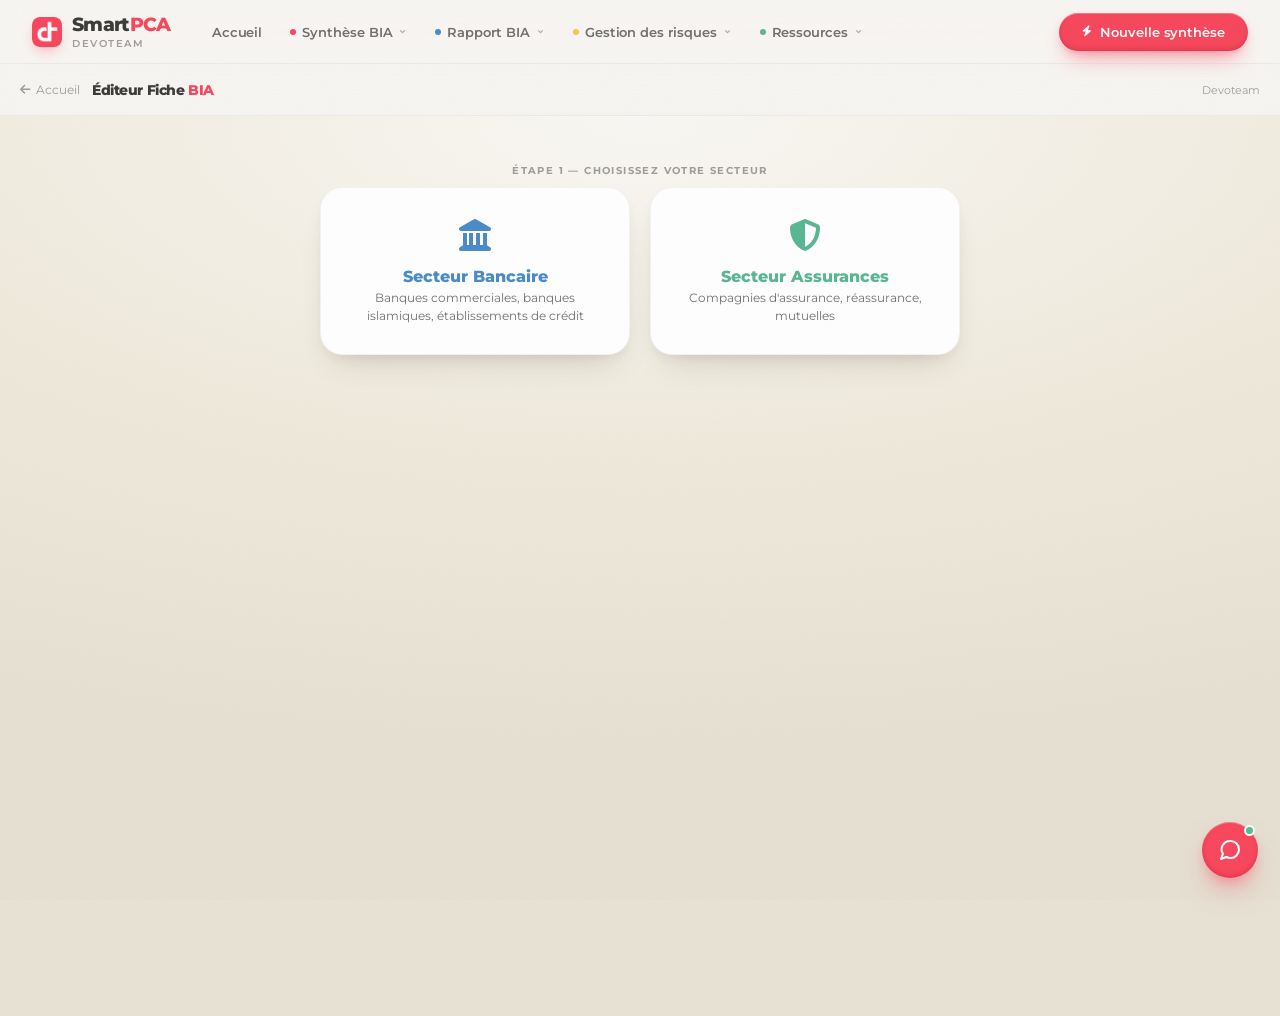
<file: static/fiche-selector.html>
<!DOCTYPE html>
<html lang="fr">
<head>
<meta charset="UTF-8"/>
<meta name="viewport" content="width=device-width,initial-scale=1.0"/>
<title>Éditeur Fiche BIA — Sélection — Devoteam</title>
<link rel="preconnect" href="https://fonts.googleapis.com"/>
<link href="https://fonts.googleapis.com/css2?family=Montserrat:wght@300;400;500;600;700;800&display=swap" rel="stylesheet"/>
<link rel="stylesheet" href="https://cdnjs.cloudflare.com/ajax/libs/font-awesome/6.5.0/css/all.min.css"/>
  <link rel="stylesheet" href="/static/css/smartpca.css" />
<style>
*,*::before,*::after{box-sizing:border-box;margin:0;padding:0}
:root{
  --bg:#FAF8F4;--surface:#F0EDE6;--panel:#ECEAE4;
  --border:rgba(26,24,20,.12);--text:#1A1814;--muted:#6B6860;
  --accent:#F2485E;--accent-d:#d63448;--accent-bg:rgba(242,72,94,.08);
  --bank:#1565C0;--bank-bg:rgba(21,101,192,.07);--bank-border:rgba(21,101,192,.2);
  --ins:#2E7D32;--ins-bg:rgba(46,125,50,.07);--ins-border:rgba(46,125,50,.2);
  --r:12px;--sh:0 4px 16px rgba(0,0,0,.08);
}
body{font-family:'Montserrat',system-ui,sans-serif;background:var(--bg);color:var(--text);min-height:100vh}

/* ── topbar ── */
#topbar{position:fixed;top:0;left:0;right:0;z-index:300;height:52px;
  background:var(--bg);border-bottom:1px solid var(--border);
  display:flex;align-items:center;gap:12px;padding:0 20px}
#topbar a{text-decoration:none;color:var(--muted);font-size:12px;display:flex;align-items:center;gap:5px;transition:color .14s}
#topbar a:hover{color:var(--accent)}
.tb-title{flex:1;font-weight:700;font-size:14px;letter-spacing:.02em}
.tb-title span{color:var(--accent)}
.tb-dev{font-size:11px;color:var(--muted)}

/* ── page wrapper ── */
#page{margin-top:52px;min-height:calc(100vh - 52px);
  display:flex;flex-direction:column;align-items:center;padding:48px 20px 80px}

/* ── step header ── */
.step-label{font-size:10px;font-weight:700;letter-spacing:.14em;text-transform:uppercase;
  color:var(--muted);margin-bottom:10px;text-align:center}

/* ── sector cards ── */
.sector-row{display:grid;grid-template-columns:1fr 1fr;gap:20px;width:100%;max-width:640px;margin-bottom:8px}
.sec-card{background:#fff;border:2px solid var(--border);border-radius:var(--r);
  padding:28px 24px;cursor:pointer;text-align:center;
  transition:border-color .18s,transform .14s,box-shadow .18s}
.sec-card:hover{transform:translateY(-3px);box-shadow:0 8px 28px rgba(0,0,0,.1)}
.sec-card.bank{border-color:var(--bank-border);background:var(--bank-bg)}
.sec-card.ins{border-color:var(--ins-border);background:var(--ins-bg)}
.sec-card.selected.bank{border-color:var(--bank);box-shadow:0 0 0 4px rgba(21,101,192,.12),var(--sh)}
.sec-card.selected.ins{border-color:var(--ins);box-shadow:0 0 0 4px rgba(46,125,50,.12),var(--sh)}
.sec-icon{font-size:32px;margin-bottom:12px;display:block}
.sec-card.bank .sec-icon{color:var(--bank)}
.sec-card.ins  .sec-icon{color:var(--ins)}
.sec-name{font-size:16px;font-weight:800;margin-bottom:4px}
.sec-card.bank .sec-name{color:var(--bank)}
.sec-card.ins  .sec-name{color:var(--ins)}
.sec-desc{font-size:11.5px;color:var(--muted);line-height:1.5}

/* ── step divider ── */
.step-div{display:flex;align-items:center;gap:14px;width:100%;max-width:640px;
  margin:28px 0 20px}
.step-div::before,.step-div::after{content:'';flex:1;height:1px;background:var(--border)}
.step-div span{font-size:11px;color:var(--muted);font-weight:600;white-space:nowrap}

/* ── step block ── */
.step-block{width:100%;max-width:640px;
  opacity:0;transform:translateY(18px);pointer-events:none;
  transition:opacity .28s ease,transform .28s ease;
  position:relative}
.step-block.visible{opacity:1;transform:none;pointer-events:auto}

/* ── mode cards ── */
.mode-row{display:grid;grid-template-columns:1fr 1fr;gap:16px}
.mode-card{background:#fff;border:1.5px solid var(--border);border-radius:var(--r);
  padding:22px 20px;cursor:pointer;display:flex;align-items:flex-start;gap:14px;
  transition:border-color .15s,box-shadow .15s,transform .12s}
.mode-card:hover{border-color:var(--accent);box-shadow:0 4px 18px rgba(242,72,94,.1);transform:translateY(-2px)}
.mode-ic{width:40px;height:40px;border-radius:10px;display:flex;align-items:center;justify-content:center;
  flex-shrink:0;font-size:18px}
.mode-new .mode-ic{background:rgba(242,72,94,.1);color:var(--accent)}
.mode-edit .mode-ic{background:rgba(21,101,192,.1);color:#1565C0}
.mode-body .mode-title{font-size:13.5px;font-weight:700;margin-bottom:4px}
.mode-body .mode-desc{font-size:11.5px;color:var(--muted);line-height:1.5}

/* ── sector badge (shown once selected) ── */
.sel-badge{display:inline-flex;align-items:center;gap:6px;font-size:11.5px;font-weight:700;
  padding:4px 12px;border-radius:99px;margin-bottom:16px}
.sel-badge.bank{background:var(--bank-bg);color:var(--bank);border:1px solid var(--bank-border)}
.sel-badge.ins{background:var(--ins-bg);color:var(--ins);border:1px solid var(--ins-border)}

/* ── file browser ── */
#browser{display:none;background:#fff;border:1px solid var(--border);border-radius:var(--r);
  box-shadow:var(--sh);overflow:hidden}
.br-hd{padding:12px 16px;background:var(--surface);border-bottom:1px solid var(--border);
  display:flex;align-items:center;gap:10px;font-size:12px;font-weight:700}
.br-hd i{color:var(--muted)}
.br-search{display:flex;padding:10px 12px;border-bottom:1px solid var(--border);background:var(--panel)}
.br-search input{width:100%;padding:7px 11px;border:1px solid var(--border);border-radius:7px;
  background:#fff;font-family:inherit;font-size:12.5px;outline:none;
  transition:border-color .12s}
.br-search input:focus{border-color:#1565C0;box-shadow:0 0 0 2px rgba(21,101,192,.1)}
.br-body{max-height:400px;overflow-y:auto;padding:8px}
.br-empty{text-align:center;padding:32px;color:var(--muted);font-size:12.5px}
.br-empty i{font-size:26px;display:block;margin-bottom:8px}

/* ── client accordion ── */
.cl-node{margin-bottom:6px;border:1px solid var(--border);border-radius:var(--r);overflow:hidden}
.cl-hd{display:flex;align-items:center;gap:8px;padding:9px 12px;
  background:var(--surface);cursor:pointer;user-select:none;
  transition:background .12s}
.cl-hd:hover{background:var(--panel)}
.cl-hd i.fa-chevron-down{margin-left:auto;color:var(--muted);font-size:10px;
  transition:transform .2s}
.cl-hd.open i.fa-chevron-down{transform:rotate(180deg)}
.cl-name{font-size:12.5px;font-weight:700;flex:1}
.cl-cnt{font-size:10px;background:var(--accent-bg);color:var(--accent);
  padding:1px 6px;border-radius:99px;font-weight:700}
.cl-files{display:none;padding:6px 6px 6px 12px;background:#fff}
.cl-hd.open+.cl-files{display:block}
.file-row{display:flex;align-items:center;gap:8px;padding:7px 8px;border-radius:7px;
  cursor:pointer;transition:background .12s}
.file-row:hover{background:var(--accent-bg)}
.file-info{flex:1;min-width:0}
.file-name{font-size:12.5px;font-weight:600;white-space:nowrap;overflow:hidden;text-overflow:ellipsis}
.file-date{font-size:10.5px;color:var(--muted);display:flex;align-items:center;gap:5px;margin-top:2px}

/* file-type badges */
.ft-badge{font-size:9.5px;font-weight:700;padding:1px 6px;border-radius:99px;white-space:nowrap;flex-shrink:0}
.ft-editor{background:rgba(21,101,192,.1);color:#1565C0;border:1px solid rgba(21,101,192,.2)}
.ft-docx  {background:rgba(33,150,243,.08);color:#0277BD;border:1px solid rgba(33,150,243,.2)}

/* file type icon colour */
.icon-editor{color:#1565C0}
.icon-docx  {color:#0277BD}

.btn-open{background:var(--accent);color:#fff;border:none;border-radius:6px;
  padding:5px 12px;font-family:inherit;font-size:11px;font-weight:700;
  cursor:pointer;transition:background .12s;white-space:nowrap;flex-shrink:0}
.btn-open:hover{background:var(--accent-d)}

/* ── loading spinner ── */
.spin{display:inline-block;width:14px;height:14px;border:2px solid rgba(0,0,0,.15);
  border-top-color:var(--muted);border-radius:50%;animation:spin .7s linear infinite}
@keyframes spin{to{transform:rotate(360deg)}}
.loading-row{display:flex;align-items:center;gap:8px;padding:14px;color:var(--muted);font-size:12.5px}

@media(max-width:560px){
  .sector-row,.mode-row{grid-template-columns:1fr}
  #page{padding:28px 14px 60px}
}
</style>
  <style>
    body.dv { background: radial-gradient(120% 72% at 50% 0%,
              #faf8f4 0%, var(--beige) 52%, #e6e1d3 100%) !important; }
    /* La barre d'outils propre a la page se range sous la barre commune. */
    #topbar { top: var(--nav-h) !important;
              background: rgba(250,248,244,0.72) !important;
              backdrop-filter: blur(14px); -webkit-backdrop-filter: blur(14px);
              border-bottom: 1px solid var(--line-soft) !important; }
    #page { margin-top: calc(52px + var(--nav-h)) !important;
            min-height: calc(100vh - 52px - var(--nav-h)) !important; }
  </style>
  <link rel="stylesheet" href="/static/css/smartpca-components.css" />
  <link rel="stylesheet" href="/static/css/smartpca-pages.css" />
  <link rel="stylesheet" href="/static/css/agent.css" />
  <script src="/static/js/agent.js" defer></script>
</head>
<body class="dv">
<div class="dv-grain"></div>

<!-- Barre de navigation commune. Sur ces pages autonomes, les entrees de
     l'application renvoient vers / avec ?page=, que index.html interprete. -->
<nav class="dv-nav" role="navigation" aria-label="Navigation principale">
  <a class="dv-brand" href="/">
    <img src="/static/devoteam_mark.png" alt="Devoteam" />
    <span>
      <span class="dv-brand-name">Smart<em>PCA</em></span>
      <span class="dv-brand-sub">Devoteam</span>
    </span>
  </a>

  <ul class="dv-menu" id="dvMenu">
    <li><a class="dv-menu-btn" href="/">Accueil</a></li>

    <li>
      <button class="dv-menu-btn" data-drop="d-synthese" aria-expanded="false" aria-haspopup="true">
        <span class="dot" style="background:var(--poppy)"></span>Synth&egrave;se BIA
        <svg class="chev" viewBox="0 0 24 24" fill="none" stroke="currentColor" stroke-width="3"><polyline points="6 9 12 15 18 9"/></svg>
      </button>
      <div class="dv-drop" id="d-synthese">
        <div class="dv-drop-head">Phase 01 &middot; Consolidation</div>
        <a class="dv-drop-item" href="/?page=page-generer-fiches"><span class="dv-drop-num">00</span><span class="dv-drop-label">G&eacute;n&eacute;rer les fiches BIA</span></a>
        <a class="dv-drop-item" href="/?page=page-charger-fiches"><span class="dv-drop-num">01</span><span class="dv-drop-label">Charger les fiches BIA</span></a>
        <a class="dv-drop-item" href="/?page=page-generer-synthese"><span class="dv-drop-num">02</span><span class="dv-drop-label">G&eacute;n&eacute;rer la synth&egrave;se BIA</span></a>
        <a class="dv-drop-item" href="/?page=page-sync"><span class="dv-drop-num">03</span><span class="dv-drop-label">Synchronisation bidirectionnelle</span></a>
        <a class="dv-drop-item" href="/?page=page-organigramme"><span class="dv-drop-num">04</span><span class="dv-drop-label">G&eacute;n&eacute;ration de l&rsquo;organigramme</span></a>
      </div>
    </li>

    <li>
      <button class="dv-menu-btn" data-drop="d-rapport" aria-expanded="false" aria-haspopup="true">
        <span class="dot" style="background:var(--lagoon)"></span>Rapport BIA
        <svg class="chev" viewBox="0 0 24 24" fill="none" stroke="currentColor" stroke-width="3"><polyline points="6 9 12 15 18 9"/></svg>
      </button>
      <div class="dv-drop" id="d-rapport">
        <div class="dv-drop-head">Phase 01 &middot; Restitution</div>
        <a class="dv-drop-item" href="/?page=page-rapport"><span class="dv-drop-num">05</span><span class="dv-drop-label">Tableau de bord BIA</span></a>
        <a class="dv-drop-item" href="/?page=page-montee-en-charge"><span class="dv-drop-num">06</span><span class="dv-drop-label">Mont&eacute;e en charge</span></a>
      </div>
    </li>

    <li>
      <button class="dv-menu-btn" data-drop="d-risques" aria-expanded="false" aria-haspopup="true">
        <span class="dot" style="background:var(--fire)"></span>Gestion des risques
        <svg class="chev" viewBox="0 0 24 24" fill="none" stroke="currentColor" stroke-width="3"><polyline points="6 9 12 15 18 9"/></svg>
      </button>
      <div class="dv-drop" id="d-risques">
        <div class="dv-drop-head">Phase 01 &middot; Risques</div>
        <a class="dv-drop-item" href="/?page=page-collecte-specifiques"><span class="dv-drop-num">07</span><span class="dv-drop-label">Questionnaires sp&eacute;cifiques</span></a>
        <a class="dv-drop-item" href="/?page=page-collecte-reponses"><span class="dv-drop-num">08</span><span class="dv-drop-label">R&eacute;ponses</span></a>
        <a class="dv-drop-item" href="/?page=page-risques"><span class="dv-drop-num">09</span><span class="dv-drop-label">Cartographie des risques</span></a>
        <a class="dv-drop-item" href="/?page=page-risques-assessment"><span class="dv-drop-num">10</span><span class="dv-drop-label">Analyse des risques</span></a>
      </div>
    </li>

    <li>
      <button class="dv-menu-btn" data-drop="d-ressources" aria-expanded="false" aria-haspopup="true">
        <span class="dot" style="background:var(--mint)"></span>Ressources
        <svg class="chev" viewBox="0 0 24 24" fill="none" stroke="currentColor" stroke-width="3"><polyline points="6 9 12 15 18 9"/></svg>
      </button>
      <div class="dv-drop" id="d-ressources">
        <div class="dv-drop-head">Capitalisation</div>
        <a class="dv-drop-item __self_projects" href="/projects"><span class="dv-drop-num"><i class="fa-solid fa-database"></i></span><span class="dv-drop-label">Base de projets</span></a>
        <a class="dv-drop-item __self_editor" href="/fiche-selector"><span class="dv-drop-num"><i class="fa-solid fa-file-pen"></i></span><span class="dv-drop-label">&Eacute;diteur de fiches</span></a>
      </div>
    </li>
  </ul>

  <span class="dv-nav-spacer"></span>
  <a class="dv-pill" href="/?page=page-charger-fiches">
    <i class="fa-solid fa-bolt" style="font-size:11px"></i> Nouvelle synth&egrave;se
  </a>
  <button class="dv-burger" id="dvBurger" aria-label="Menu" aria-expanded="false">
    <span></span><span></span><span></span>
  </button>
</nav>


<div id="topbar">
  <a href="/"><i class="fa-solid fa-arrow-left"></i> Accueil</a>
  <div class="tb-title">Éditeur Fiche <span>BIA</span></div>
  <span class="tb-dev">Devoteam</span>
</div>

<div id="page">

  <!-- ══ STEP 1 — Secteur ══ -->
  <div style="width:100%;max-width:640px">
    <div class="step-label">Étape 1 — Choisissez votre secteur</div>
    <div class="sector-row">
      <div class="sec-card bank" onclick="selectSector('banques',this)">
        <span class="sec-icon"><i class="fa-solid fa-landmark"></i></span>
        <div class="sec-name">Secteur Bancaire</div>
        <div class="sec-desc">Banques commerciales, banques islamiques, établissements de crédit</div>
      </div>
      <div class="sec-card ins" onclick="selectSector('assurances',this)">
        <span class="sec-icon"><i class="fa-solid fa-shield-halved"></i></span>
        <div class="sec-name">Secteur Assurances</div>
        <div class="sec-desc">Compagnies d'assurance, réassurance, mutuelles</div>
      </div>
    </div>
  </div>

  <!-- ══ STEP 2 — Mode ══ -->
  <div id="step2" class="step-block">
    <div id="sel-badge-wrap" style="text-align:center"></div>
    <div class="step-label">Étape 2 — Que souhaitez-vous faire ?</div>
    <div class="mode-row">
      <div class="mode-card mode-new" onclick="goNew()">
        <div class="mode-ic"><i class="fa-solid fa-plus"></i></div>
        <div class="mode-body">
          <div class="mode-title">Nouvelle fiche BIA</div>
          <div class="mode-desc">Créer une fiche vierge pour un nouveau client ou département</div>
        </div>
      </div>
      <div class="mode-card mode-edit" onclick="goEdit()">
        <div class="mode-ic"><i class="fa-regular fa-folder-open"></i></div>
        <div class="mode-body">
          <div class="mode-title">Charger une fiche existante</div>
          <div class="mode-desc">Reprendre et modifier une fiche déjà sauvegardée dans la base</div>
        </div>
      </div>
    </div>
  </div>

  <!-- ══ STEP 3 — Navigateur de fiches ══ -->
  <div id="step3" class="step-block" style="margin-top:0">
    <div class="step-div"><span>Sélectionnez un fichier</span></div>
    <div id="browser">
      <div class="br-hd">
        <i class="fa-solid fa-folder-tree"></i>
        <span id="br-title">Fiches sauvegardées</span>
      </div>
      <div class="br-search">
        <input id="br-q" placeholder="Rechercher un client ou une fiche…" oninput="filterTree()">
      </div>
      <div class="br-body" id="br-body">
        <div class="loading-row"><span class="spin"></span> Chargement…</div>
      </div>
    </div>
  </div>

</div><!-- #page -->

<script>
// ──────────────────────────────────────────────────────────────────────────────
// State
// ──────────────────────────────────────────────────────────────────────────────
let SECTOR   = '';
let projects = [];   // [{client, projects:[{id, project_name, file_type, has_json, created_at}]}]

// ──────────────────────────────────────────────────────────────────────────────
// Step 1 — sector selection
// ──────────────────────────────────────────────────────────────────────────────
function selectSector(sector, card) {
  SECTOR = sector;

  document.querySelectorAll('.sec-card').forEach(c => c.classList.remove('selected'));
  card.classList.add('selected');

  const isCls = sector === 'banques' ? 'bank' : 'ins';
  const label  = sector === 'banques'
    ? '<i class="fa-solid fa-landmark"></i> Secteur Bancaire sélectionné'
    : '<i class="fa-solid fa-shield-halved"></i> Secteur Assurances sélectionné';
  document.getElementById('sel-badge-wrap').innerHTML =
    `<span class="sel-badge ${isCls}">${label}</span>`;

  const s2 = document.getElementById('step2');
  s2.style.display = 'block';
  requestAnimationFrame(() => requestAnimationFrame(() => s2.classList.add('visible')));

  // Reset step 3 when sector changes
  const s3 = document.getElementById('step3');
  s3.classList.remove('visible');
  setTimeout(() => { s3.style.display='none'; document.getElementById('browser').style.display='none'; }, 300);
}

// ──────────────────────────────────────────────────────────────────────────────
// Step 2 — mode
// ──────────────────────────────────────────────────────────────────────────────
function goNew() {
  window.location.href = `/fiche-editor?sector=${encodeURIComponent(SECTOR)}`;
}

async function goEdit() {
  const s3 = document.getElementById('step3');
  s3.style.display = 'block';
  requestAnimationFrame(() => requestAnimationFrame(() => s3.classList.add('visible')));
  document.getElementById('browser').style.display = 'block';

  const label = SECTOR === 'banques' ? 'Banques' : 'Assurances';
  document.getElementById('br-title').textContent = `Fiches disponibles — ${label}`;

  document.getElementById('br-body').innerHTML =
    '<div class="loading-row"><span class="spin"></span> Chargement…</div>';

  try {
    const r = await fetch(`/api/fiche-projects?sector=${encodeURIComponent(SECTOR)}`);
    projects = await r.json();
    renderTree(projects);
  } catch(e) {
    document.getElementById('br-body').innerHTML =
      '<div class="loading-row" style="color:#c0392b"><i class="fa-solid fa-circle-exclamation"></i> Erreur de chargement</div>';
  }
}

// ──────────────────────────────────────────────────────────────────────────────
// Tree rendering — handles both 'fiche_editor' and 'fiche' (.docx) entries
// ──────────────────────────────────────────────────────────────────────────────
function renderTree(data, q = '') {
  const container = document.getElementById('br-body');
  const ql = q.trim().toLowerCase();

  const filtered = data
    .map(cl => ({
      ...cl,
      projects: cl.projects.filter(p =>
        !ql ||
        cl.client.toLowerCase().includes(ql) ||
        (p.project_name||'').toLowerCase().includes(ql)
      )
    }))
    .filter(cl => cl.projects.length);

  if (!filtered.length) {
    const msg = ql
      ? `Aucun résultat pour «&nbsp;<strong>${esc(q)}</strong>&nbsp;»<br><br>
         <span style="font-size:11px">Essayez avec une partie du nom du client ou de la fiche.</span>`
      : `Aucune fiche dans ce secteur.<br><br>Créez votre première fiche en cliquant <strong>Nouvelle fiche BIA</strong>.`;
    container.innerHTML = `<div class="br-empty"><i class="fa-regular fa-folder-open"></i>${msg}</div>`;
    return;
  }

  container.innerHTML = filtered.map(cl => `
    <div class="cl-node">
      <div class="cl-hd open" onclick="toggleClient(this)">
        <i class="fa-solid fa-building" style="color:var(--muted);font-size:12px"></i>
        <span class="cl-name">${esc(cl.client)}</span>
        <span class="cl-cnt">${cl.projects.length}</span>
        <i class="fa-solid fa-chevron-down"></i>
      </div>
      <div class="cl-files">
        ${cl.projects.map(p => fileRowHtml(p)).join('')}
      </div>
    </div>`).join('');
}

function fileRowHtml(p) {
  const isEditor = p.file_type === 'fiche_editor';
  const iconCls  = isEditor ? 'icon-editor' : 'icon-docx';
  const iconTag  = `<i class="fa-regular fa-file-word ${iconCls}"></i>`;
  const badge = isEditor
    ? `<span class="ft-badge ft-editor"><i class="fa-solid fa-pen-to-square" style="font-size:8px"></i> Éditeur</span>`
    : `<span class="ft-badge ft-docx"><i class="fa-regular fa-file-word" style="font-size:8px"></i> .docx importé</span>`;
  const name = p.project_name || 'Fiche BIA';

  return `
    <div class="file-row" onclick="openProject(${p.id}, '${esc(p.file_type)}')">
      ${iconTag}
      <div class="file-info">
        <div class="file-name" title="${esc(name)}">${esc(name)}</div>
        <div class="file-date">${badge} ${fmtDate(p.created_at)}</div>
      </div>
      <button class="btn-open" onclick="event.stopPropagation();openProject(${p.id},'${esc(p.file_type)}')">
        <i class="fa-solid fa-arrow-up-right-from-square fa-xs"></i> Ouvrir
      </button>
    </div>`;
}

function toggleClient(hd) { hd.classList.toggle('open'); }

function filterTree() { renderTree(projects, document.getElementById('br-q').value); }

function openProject(pid, fileType) {
  // Both types navigate to the fiche editor with project_id.
  // The editor's /api/project-form/{id} endpoint handles both:
  //   - fiche_editor → loads full JSON form data
  //   - fiche (.docx) → extracts activities from the .docx as a skeleton
  window.location.href = `/fiche-editor?sector=${encodeURIComponent(SECTOR)}&project_id=${pid}`;
}

// ──────────────────────────────────────────────────────────────────────────────
// Helpers
// ──────────────────────────────────────────────────────────────────────────────
function esc(s) {
  return String(s || '').replace(/&/g,'&amp;').replace(/</g,'&lt;').replace(/>/g,'&gt;').replace(/"/g,'&quot;');
}
function fmtDate(iso) {
  if (!iso) return '';
  try {
    const d = new Date(iso.replace(' ','T'));
    return d.toLocaleDateString('fr-FR',{day:'2-digit',month:'short',year:'numeric'});
  } catch { return iso; }
}

// Init
document.getElementById('step2').style.display = 'none';
document.getElementById('step3').style.display = 'none';
</script>

<script>
/* Pilote de la barre haute, version pages autonomes. */
(function () {
  var nav = document.querySelector('.dv-nav');
  if (!nav) return;
  var menu = document.getElementById('dvMenu');
  var burger = document.getElementById('dvBurger');

  function closeDrops() {
    nav.querySelectorAll('.dv-drop').forEach(function (d) { d.classList.remove('open'); });
    nav.querySelectorAll('.dv-menu-btn[data-drop]').forEach(function (b) {
      b.setAttribute('aria-expanded', 'false');
    });
  }
  nav.querySelectorAll('.dv-menu-btn[data-drop]').forEach(function (btn) {
    btn.addEventListener('click', function (e) {
      e.stopPropagation();
      var drop = document.getElementById(btn.dataset.drop);
      if (!drop) return;
      var willOpen = !drop.classList.contains('open');
      closeDrops();
      if (willOpen) { drop.classList.add('open'); btn.setAttribute('aria-expanded', 'true'); }
    });
  });
  document.addEventListener('click', function (e) { if (!nav.contains(e.target)) closeDrops(); });
  document.addEventListener('keydown', function (e) { if (e.key === 'Escape') closeDrops(); });
  if (burger && menu) {
    burger.addEventListener('click', function () {
      var open = menu.classList.toggle('open');
      burger.classList.toggle('open', open);
      burger.setAttribute('aria-expanded', open ? 'true' : 'false');
      if (!open) closeDrops();
    });
  }
  /* L'entree correspondant a la page courante est marquee. */
  var here = location.pathname;
  nav.querySelectorAll('.dv-drop-item').forEach(function (a) {
    if (a.getAttribute('href') === here) {
      a.classList.add('active');
      var drop = a.closest('.dv-drop');
      var btn = drop && nav.querySelector('.dv-menu-btn[data-drop="' + drop.id + '"]');
      if (btn) btn.classList.add('is-current');
    }
  });
})();
</script>
</body>
</html>
</file>
<file: static/css/smartpca.css>
/* ============================================================================
   SmartPCA — système de design Devoteam
   ----------------------------------------------------------------------------
   Une seule feuille pour toutes les pages de l'application : barre de
   navigation, boutons, cartes, formulaires, tableaux.

   Les couleurs viennent de la charte Devoteam. Trois règles y sont
   explicites et tenues ici :
     - le Red Poppy s'emploie avec parcimonie, sur les appels à l'action ;
     - le texte n'est jamais en noir pur, mais en Dark Grey ;
     - les couleurs secondaires servent de fond ou de graphisme, jamais de
       texte. Les accents sont réservés au codage par couleur des sections
       et à la visualisation de données.
   ========================================================================== */

:root {
  /* ── Primaires ─────────────────────────────────────────────────────────── */
  --poppy:        #f8485e;
  --poppy-ink:    #d92c42;   /* assombri pour le texte sur fond clair */
  --grey:         #3c3c3a;
  --white:        #ffffff;

  /* ── Secondaires : fonds et graphismes uniquement ──────────────────────── */
  --poppy-light:   #fca2ae;
  --poppy-lighter: #fddade;
  --aqua:          #d7ebe7;
  --beige:         #efeadc;
  --light-grey:    #efeeee;

  /* ── Accents : codage de section, graphiques ───────────────────────────── */
  --fire:   #fcc354;
  --mint:   #5ab891;
  --lagoon: #4a8cca;
  --candy:  #ec86a3;
  --violet: #63238c;

  /* ── Dérivés ───────────────────────────────────────────────────────────── */
  --ink:        var(--grey);
  --ink-soft:   rgba(60, 60, 58, 0.72);
  --ink-mute:   rgba(60, 60, 58, 0.48);
  --line:       rgba(60, 60, 58, 0.10);
  --line-soft:  rgba(60, 60, 58, 0.06);
  --poppy-glow: rgba(248, 72, 94, 0.14);
  --poppy-film: rgba(248, 72, 94, 0.07);

  --nav-h: 64px;
  --radius:      22px;
  --radius-lg:   28px;
  --radius-pill: 999px;

  /* Ombres en couches : la profondeur vient de l'empilement, pas d'un flou */
  --sh-card:  0 18px 34px -16px rgba(60, 50, 40, 0.20),
              0 6px 14px -6px rgba(60, 50, 40, 0.10),
              inset 0 1px 0 rgba(255, 255, 255, 0.70);
  --sh-raise: 0 28px 52px -20px rgba(60, 50, 40, 0.28),
              0 10px 20px -8px rgba(60, 50, 40, 0.14),
              inset 0 1px 0 rgba(255, 255, 255, 0.70);
  --sh-pill:  0 12px 22px -8px rgba(60, 40, 40, 0.38),
              0 4px 8px -2px rgba(60, 40, 40, 0.18),
              inset 0 1px 0 rgba(255, 255, 255, 0.18),
              inset 0 -2px 4px rgba(0, 0, 0, 0.22);
  --ease: cubic-bezier(0.6, 0, 0.2, 1);
}

/* ============================================================================
   Base
   ========================================================================== */

html, body {
  background: var(--light-grey);
  color: var(--ink);
  font-family: "Montserrat", system-ui, -apple-system, sans-serif;
  -webkit-font-smoothing: antialiased;
  text-rendering: optimizeLegibility;
}

body.dv {
  background: radial-gradient(120% 72% at 50% 0%,
              #faf8f4 0%, var(--beige) 52%, #e6e1d3 100%);
  min-height: 100vh;
}

/* Grain : réchauffe les aplats et évite l'aspect « dégradé plastique ». */
.dv-grain {
  position: fixed;
  inset: 0;
  pointer-events: none;
  z-index: 9000;
  opacity: 0.045;
  mix-blend-mode: multiply;
  background-image: url("data:image/svg+xml;utf8,<svg xmlns='http://www.w3.org/2000/svg' width='220' height='220'><filter id='n'><feTurbulence type='fractalNoise' baseFrequency='0.85' numOctaves='2' stitchTiles='stitch'/><feColorMatrix values='0 0 0 0 0.1  0 0 0 0 0.1  0 0 0 0 0.1  0 0 0 0.6 0'/></filter><rect width='100%' height='100%' filter='url(%23n)'/></svg>");
}

::selection { background: var(--poppy-glow); color: var(--ink); }

:where(a, button, [role="button"], input, select, textarea):focus-visible {
  outline: 2px solid var(--poppy);
  outline-offset: 2px;
  border-radius: 6px;
}

/* ============================================================================
   Barre de navigation — logo, menus déroulants, action
   ========================================================================== */

.dv-nav {
  position: fixed;
  top: 0; left: 0; right: 0;
  z-index: 500;
  height: var(--nav-h);
  padding: 0 clamp(16px, 2.5vw, 34px);
  display: flex;
  align-items: center;
  gap: 20px;
  background: rgba(250, 248, 244, 0.82);
  backdrop-filter: blur(16px);
  -webkit-backdrop-filter: blur(16px);
  border-bottom: 1px solid var(--line-soft);
}

.dv-brand {
  display: inline-flex;
  align-items: center;
  gap: 10px;
  text-decoration: none;
  flex-shrink: 0;
}
.dv-brand img {
  width: 30px; height: 30px;
  border-radius: 8px;
  display: block;
  box-shadow: 0 6px 14px -5px rgba(248, 72, 94, 0.55);
}
.dv-brand-name {
  font-size: 19px;
  font-weight: 800;
  letter-spacing: -0.035em;
  color: var(--ink);
  line-height: 1;
}
.dv-brand-name em {
  font-style: normal;
  color: var(--poppy);
}
.dv-brand-sub {
  display: block;
  font-size: 9.5px;
  font-weight: 600;
  letter-spacing: 0.16em;
  text-transform: uppercase;
  color: var(--ink-mute);
  margin-top: 3px;
}

/* ── Menus ─────────────────────────────────────────────────────────────── */

.dv-menu {
  display: flex;
  align-items: center;
  gap: 2px;
  margin-left: 8px;
  list-style: none;
  padding: 0;
}
.dv-menu > li { position: relative; }

.dv-menu-btn {
  display: inline-flex;
  align-items: center;
  gap: 6px;
  background: none;
  border: none;
  font-family: inherit;
  font-size: 13px;
  font-weight: 600;
  letter-spacing: -0.005em;
  color: var(--ink-soft);
  padding: 9px 13px;
  border-radius: 10px;
  cursor: pointer;
  text-decoration: none;
  white-space: nowrap;
  transition: color 0.22s, background 0.22s;
}
.dv-menu-btn:hover,
.dv-menu-btn[aria-expanded="true"] {
  color: var(--ink);
  background: rgba(60, 60, 58, 0.05);
}
.dv-menu-btn .chev {
  width: 9px; height: 9px;
  transition: transform 0.3s var(--ease);
  opacity: 0.55;
}
.dv-menu-btn[aria-expanded="true"] .chev { transform: rotate(180deg); }

/* Pastille de couleur : chaque groupe porte son accent. */
.dv-menu-btn .dot {
  width: 6px; height: 6px;
  border-radius: 50%;
  flex-shrink: 0;
}

.dv-menu-btn.is-current {
  color: var(--ink);
  background: var(--poppy-film);
}

/* ── Panneau déroulant ─────────────────────────────────────────────────── */

.dv-drop {
  position: absolute;
  top: calc(100% + 9px);
  left: 0;
  min-width: 278px;
  background: rgba(255, 255, 255, 0.97);
  backdrop-filter: blur(18px);
  -webkit-backdrop-filter: blur(18px);
  border: 1px solid var(--line-soft);
  border-radius: 18px;
  padding: 7px;
  box-shadow: 0 26px 48px -18px rgba(60, 50, 40, 0.30),
              0 10px 20px -8px rgba(60, 50, 40, 0.14);
  opacity: 0;
  visibility: hidden;
  transform: translateY(-8px) scale(0.985);
  transform-origin: top left;
  transition: opacity 0.26s var(--ease),
              transform 0.26s var(--ease),
              visibility 0.26s;
}
.dv-drop.open {
  opacity: 1;
  visibility: visible;
  transform: translateY(0) scale(1);
}

.dv-drop-head {
  padding: 8px 11px 9px;
  font-size: 9.5px;
  font-weight: 700;
  letter-spacing: 0.18em;
  text-transform: uppercase;
  color: var(--ink-mute);
  display: flex;
  align-items: center;
  gap: 7px;
}
.dv-drop-head::before {
  content: "";
  width: 5px; height: 5px;
  border-radius: 50%;
  background: currentColor;
  opacity: 0.6;
}

.dv-drop-item {
  display: flex;
  align-items: center;
  gap: 11px;
  width: 100%;
  padding: 10px 11px;
  border: none;
  background: none;
  font-family: inherit;
  font-size: 13px;
  font-weight: 500;
  color: var(--ink-soft);
  text-align: left;
  text-decoration: none;
  border-radius: 12px;
  cursor: pointer;
  transition: background 0.2s, color 0.2s, transform 0.2s var(--ease);
}
.dv-drop-item:hover {
  background: var(--poppy-film);
  color: var(--ink);
  transform: translateX(3px);
}
.dv-drop-item.active {
  background: var(--poppy-film);
  color: var(--ink);
  font-weight: 600;
}
.dv-drop-num {
  font-size: 10px;
  font-weight: 700;
  color: var(--ink-mute);
  font-variant-numeric: tabular-nums;
  min-width: 17px;
  flex-shrink: 0;
}
.dv-drop-item.active .dv-drop-num { color: var(--poppy); }
.dv-drop-label { flex: 1; line-height: 1.3; }
.dv-drop-ext { font-size: 9px; opacity: 0.4; flex-shrink: 0; }

.dv-nav-spacer { flex: 1; }

/* ── Pilule d'action ───────────────────────────────────────────────────── */

.dv-pill {
  background: var(--poppy);
  color: var(--white);
  border: none;
  padding: 11px 23px;
  border-radius: var(--radius-pill);
  font-family: inherit;
  font-size: 13px;
  font-weight: 600;
  letter-spacing: -0.005em;
  cursor: pointer;
  text-decoration: none;
  display: inline-flex;
  align-items: center;
  gap: 8px;
  white-space: nowrap;
  box-shadow: 0 12px 22px -8px rgba(248, 72, 94, 0.55),
              0 4px 8px -2px rgba(248, 72, 94, 0.28),
              inset 0 1px 0 rgba(255, 255, 255, 0.28),
              inset 0 -2px 4px rgba(170, 20, 40, 0.30);
  transition: transform 0.4s var(--ease), box-shadow 0.4s var(--ease);
}
.dv-pill:hover {
  transform: translateY(-2px);
  box-shadow: 0 18px 30px -10px rgba(248, 72, 94, 0.6),
              0 6px 12px -3px rgba(248, 72, 94, 0.3),
              inset 0 1px 0 rgba(255, 255, 255, 0.28),
              inset 0 -2px 4px rgba(170, 20, 40, 0.30);
}
.dv-pill:active { transform: translateY(0); }

.dv-pill.ghost {
  background: var(--white);
  color: var(--ink);
  box-shadow: 0 10px 20px -10px rgba(60, 50, 40, 0.3),
              0 3px 7px -2px rgba(60, 50, 40, 0.12),
              inset 0 0 0 1px var(--line);
}
.dv-pill.ghost:hover {
  box-shadow: 0 16px 26px -12px rgba(60, 50, 40, 0.34),
              0 5px 10px -3px rgba(60, 50, 40, 0.14),
              inset 0 0 0 1px rgba(248, 72, 94, 0.35);
}

.dv-pill.dark {
  background: var(--grey);
  color: #faf8f4;
  box-shadow: var(--sh-pill);
}

/* ── Burger (mobile) ───────────────────────────────────────────────────── */

.dv-burger {
  display: none;
  flex-direction: column;
  gap: 5px;
  background: none;
  border: none;
  padding: 8px;
  border-radius: 9px;
  cursor: pointer;
}
.dv-burger span {
  display: block;
  width: 19px; height: 1.6px;
  background: var(--ink-soft);
  border-radius: 2px;
  transition: transform 0.3s var(--ease), opacity 0.3s;
}
.dv-burger.open span:nth-child(1) { transform: translateY(6.6px) rotate(45deg); }
.dv-burger.open span:nth-child(2) { opacity: 0; }
.dv-burger.open span:nth-child(3) { transform: translateY(-6.6px) rotate(-45deg); }

/* ============================================================================
   Hero d'accueil
   ========================================================================== */

.dv-hero {
  padding: calc(var(--nav-h) + 62px) 34px 30px;
  text-align: center;
  position: relative;
}

.dv-eyebrow {
  display: inline-flex;
  align-items: center;
  gap: 9px;
  font-size: 10.5px;
  font-weight: 600;
  letter-spacing: 0.24em;
  text-transform: uppercase;
  color: var(--ink-mute);
  margin-bottom: 22px;
}
.dv-eyebrow::before {
  content: "";
  width: 6px; height: 6px;
  border-radius: 50%;
  background: var(--poppy);
  box-shadow: 0 0 0 3.5px var(--poppy-glow);
}

.dv-headline {
  font-weight: 800;
  font-size: clamp(38px, 6.6vw, 104px);
  line-height: 0.98;
  letter-spacing: -0.045em;
  color: var(--ink);
  max-width: 1180px;
  margin: 0 auto;
  text-wrap: balance;
}
.dv-headline .ln {
  display: flex;
  align-items: center;
  justify-content: center;
  gap: clamp(10px, 1.6vw, 24px);
  flex-wrap: wrap;
  padding: 2px 0;
}
.dv-headline .w {
  display: inline-block;
  overflow: hidden;
  padding-bottom: 0.12em;
  margin-bottom: -0.12em;
}
.dv-headline .w > span {
  display: inline-block;
  transform: translateY(105%);
}

/* Pilule « local » dans le titre — l'argument qui ouvre les portes. */
.dv-hero-pill {
  display: inline-flex;
  align-items: center;
  gap: 11px;
  background: var(--poppy);
  border-radius: var(--radius-pill);
  padding: 7px 11px 7px 20px;
  transform: scale(0);
  box-shadow: 0 16px 28px -12px rgba(248, 72, 94, 0.55),
              0 6px 12px -3px rgba(248, 72, 94, 0.25),
              inset 0 2px 0 rgba(255, 255, 255, 0.30),
              inset 0 -2px 5px rgba(170, 20, 40, 0.32);
  will-change: transform;
}
.dv-hero-pill .t {
  font-size: clamp(10px, 1.08vw, 16px);
  font-weight: 600;
  line-height: 1.16;
  letter-spacing: -0.012em;
  color: var(--white);
  text-align: left;
}
.dv-hero-pill .orb {
  width: clamp(34px, 4.1vw, 62px);
  height: clamp(34px, 4.1vw, 62px);
  border-radius: 50%;
  flex-shrink: 0;
  position: relative;
  background: radial-gradient(circle at 34% 30%,
              #ffffff 0%, #ffd3d9 36%, #f8485e 100%);
  box-shadow: inset 0 2px 0 rgba(255, 255, 255, 0.55),
              inset 0 -3px 6px rgba(150, 18, 36, 0.35),
              0 5px 11px -3px rgba(150, 18, 36, 0.4);
}
.dv-hero-pill .orb::after {
  content: "";
  position: absolute;
  inset: 0;
  border-radius: inherit;
  background: radial-gradient(circle at 70% 72%,
              rgba(150, 18, 36, 0.22), transparent 54%);
}

/* Pastille image du titre — le dégradé de marque */
.dv-hero-blob {
  display: inline-block;
  width: clamp(86px, 11vw, 186px);
  height: clamp(46px, 5.9vw, 98px);
  border-radius: var(--radius-pill);
  position: relative;
  overflow: hidden;
  transform: scale(0);
  will-change: transform;
  background: linear-gradient(128deg,
              var(--fire) 0%, var(--poppy) 38%,
              var(--candy) 68%, var(--lagoon) 100%);
  box-shadow: 0 18px 30px -12px rgba(120, 40, 60, 0.42),
              0 6px 13px -4px rgba(120, 40, 60, 0.2),
              inset 0 2px 0 rgba(255, 255, 255, 0.3),
              inset 0 -3px 7px rgba(110, 25, 45, 0.25);
}
.dv-hero-blob::after {
  content: "";
  position: absolute;
  inset: 0;
  border-radius: inherit;
  background: repeating-linear-gradient(96deg, transparent 0 7px,
              rgba(0, 0, 0, 0.055) 7px 8px),
              linear-gradient(158deg, rgba(255,255,255,0.22) 0%,
              transparent 32%, transparent 70%, rgba(80,20,35,0.2) 100%);
}

.dv-hero-sub {
  max-width: 620px;
  margin: 30px auto 0;
  font-size: 15.5px;
  line-height: 1.62;
  color: var(--ink-soft);
  font-weight: 400;
}
.dv-hero-cta {
  display: flex;
  justify-content: center;
  gap: 12px;
  margin-top: 30px;
  flex-wrap: wrap;
}

/* ============================================================================
   Cartes et blocs de contenu
   ========================================================================== */

.dv-wrap    { max-width: 1280px; margin: 0 auto; padding: 0 34px; }
.dv-section { padding: 62px 0; position: relative; }

.dv-sec-head {
  display: flex;
  justify-content: space-between;
  align-items: flex-end;
  gap: 38px;
  flex-wrap: wrap;
  margin-bottom: 38px;
}
.dv-sec-head h2 {
  font-weight: 700;
  font-size: clamp(27px, 3.4vw, 46px);
  line-height: 1.04;
  letter-spacing: -0.032em;
  color: var(--ink);
  max-width: 640px;
  text-wrap: balance;
}
.dv-sec-head h2 em {
  font-style: normal;
  color: var(--poppy);
}
.dv-sec-head > p {
  font-size: 14.5px;
  line-height: 1.6;
  color: var(--ink-soft);
  max-width: 340px;
}

.dv-grid   { display: grid; gap: 20px; }
.dv-grid-3 { grid-template-columns: repeat(3, 1fr); }
.dv-grid-4 { grid-template-columns: repeat(4, 1fr); }
.dv-grid-2 { grid-template-columns: repeat(2, 1fr); }

.dv-card {
  background: var(--white);
  border-radius: var(--radius-lg);
  padding: 26px;
  box-shadow: var(--sh-card);
  display: flex;
  flex-direction: column;
  gap: 14px;
  transition: transform 0.5s var(--ease), box-shadow 0.5s var(--ease);
}
.dv-card.hoverable { cursor: pointer; }
.dv-card.hoverable:hover {
  transform: translateY(-7px);
  box-shadow: var(--sh-raise);
}
.dv-card h3 {
  font-weight: 700;
  font-size: 18.5px;
  letter-spacing: -0.024em;
  color: var(--ink);
  line-height: 1.22;
}
.dv-card p {
  font-size: 13.5px;
  line-height: 1.58;
  color: var(--ink-soft);
  flex: 1;
}

/* Icône pastille — chaque module porte son accent, d'où les modificateurs. */
.dv-ic {
  width: 54px; height: 54px;
  border-radius: 16px;
  position: relative;
  overflow: hidden;
  flex-shrink: 0;
  display: flex;
  align-items: center;
  justify-content: center;
  color: var(--white);
  font-size: 19px;
  box-shadow: 0 11px 20px -7px rgba(60, 40, 40, 0.3),
              inset 0 2px 0 rgba(255, 255, 255, 0.3),
              inset 0 -2px 5px rgba(0, 0, 0, 0.17);
}
.dv-ic::after {
  content: "";
  position: absolute;
  inset: 0;
  background: linear-gradient(156deg, rgba(255,255,255,0.24) 0%, transparent 36%);
}
.dv-ic.poppy  { background: radial-gradient(circle at 32% 28%, #ff8e9c 0%, var(--poppy) 58%, #b4172e 100%); }
.dv-ic.fire   { background: radial-gradient(circle at 32% 28%, #ffe4a8 0%, var(--fire) 58%, #c08a16 100%); }
.dv-ic.mint   { background: radial-gradient(circle at 32% 28%, #a8e0c6 0%, var(--mint) 58%, #2c7d59 100%); }
.dv-ic.lagoon { background: radial-gradient(circle at 32% 28%, #9ec8ec 0%, var(--lagoon) 58%, #215a8e 100%); }
.dv-ic.candy  { background: radial-gradient(circle at 32% 28%, #ffbed2 0%, var(--candy) 58%, #b84a6b 100%); }
.dv-ic.violet { background: radial-gradient(circle at 32% 28%, #b78fd4 0%, var(--violet) 58%, #3c1256 100%); }
.dv-ic.grey   { background: radial-gradient(circle at 32% 28%, #7d7d79 0%, var(--grey) 58%, #1d1d1c 100%); }

.dv-link {
  color: var(--ink);
  text-decoration: none;
  font-size: 11px;
  font-weight: 700;
  letter-spacing: 0.1em;
  text-transform: uppercase;
  display: inline-flex;
  align-items: center;
  gap: 7px;
  transition: gap 0.3s var(--ease), color 0.3s;
}
.dv-link:hover { gap: 12px; color: var(--poppy); }

/* ── Statistiques ──────────────────────────────────────────────────────── */

.dv-stat .n {
  font-weight: 800;
  font-size: clamp(30px, 3.4vw, 46px);
  letter-spacing: -0.045em;
  color: var(--ink);
  line-height: 1;
  font-variant-numeric: tabular-nums;
  display: flex;
  align-items: baseline;
  gap: 3px;
}
.dv-stat .n small {
  font-size: 0.5em;
  font-weight: 700;
  color: var(--poppy);
}
.dv-stat p {
  font-size: 12.5px;
  line-height: 1.48;
  color: var(--ink-soft);
  margin-top: 7px;
}

/* ── Bandeau sombre ────────────────────────────────────────────────────── */

.dv-slab {
  background: var(--grey);
  border-radius: 34px;
  padding: 62px 52px;
  color: #f6f3ef;
  position: relative;
  overflow: hidden;
  box-shadow: 0 38px 74px -30px rgba(30, 24, 20, 0.5),
              0 14px 28px -12px rgba(30, 24, 20, 0.26),
              inset 0 1px 0 rgba(255, 255, 255, 0.07);
}
.dv-slab::before,
.dv-slab::after {
  content: "";
  position: absolute;
  border-radius: 50%;
  filter: blur(34px);
  pointer-events: none;
}
.dv-slab::before {
  width: 460px; height: 460px;
  background: radial-gradient(circle, rgba(248,72,94,0.26), transparent 66%);
  top: -190px; left: -110px;
}
.dv-slab::after {
  width: 380px; height: 380px;
  background: radial-gradient(circle, rgba(252,195,84,0.16), transparent 66%);
  bottom: -170px; right: -80px;
}
.dv-slab > * { position: relative; z-index: 1; }
.dv-slab h2 {
  font-weight: 800;
  font-size: clamp(27px, 3.6vw, 50px);
  line-height: 1.04;
  letter-spacing: -0.035em;
  text-wrap: balance;
}
.dv-slab h2 em {
  font-style: italic;
  font-weight: 700;
  background: linear-gradient(126deg, var(--poppy-light), var(--fire));
  -webkit-background-clip: text;
  background-clip: text;
  color: transparent;
}
.dv-slab p { color: rgba(255, 255, 255, 0.66); }

/* ============================================================================
   Page intérieure : en-tête et contenu
   ========================================================================== */

.dv-page-head { margin-bottom: 26px; }
.dv-page-label {
  display: inline-flex;
  align-items: center;
  gap: 8px;
  font-size: 10px;
  font-weight: 700;
  letter-spacing: 0.2em;
  text-transform: uppercase;
  color: var(--poppy);
  background: var(--poppy-film);
  padding: 6px 12px;
  border-radius: var(--radius-pill);
  margin-bottom: 13px;
}
.dv-page-title {
  font-weight: 700;
  font-size: clamp(23px, 2.9vw, 36px);
  letter-spacing: -0.032em;
  color: var(--ink);
  line-height: 1.1;
}
.dv-page-title strong { font-weight: 800; color: var(--poppy); }
.dv-page-desc {
  font-size: 14px;
  line-height: 1.62;
  color: var(--ink-soft);
  max-width: 760px;
  margin-top: 11px;
}

/* ============================================================================
   Responsive
   ========================================================================== */

@media (max-width: 1080px) {
  .dv-grid-4 { grid-template-columns: repeat(2, 1fr); }
  .dv-grid-3 { grid-template-columns: repeat(2, 1fr); }
}

@media (max-width: 860px) {
  .dv-burger { display: flex; }
  .dv-nav-spacer { flex: 1; }

  .dv-menu {
    position: fixed;
    top: var(--nav-h);
    left: 0; right: 0;
    bottom: 0;
    flex-direction: column;
    align-items: stretch;
    gap: 2px;
    margin: 0;
    padding: 14px;
    background: rgba(250, 248, 244, 0.985);
    backdrop-filter: blur(20px);
    -webkit-backdrop-filter: blur(20px);
    overflow-y: auto;
    transform: translateX(-100%);
    transition: transform 0.38s var(--ease);
  }
  .dv-menu.open { transform: translateX(0); }
  .dv-menu-btn { width: 100%; justify-content: flex-start; font-size: 14.5px; padding: 13px; }

  /* En pile, le panneau s'insère dans le flux plutôt que de flotter. */
  .dv-drop {
    position: static;
    opacity: 1;
    visibility: visible;
    transform: none;
    box-shadow: none;
    border: none;
    background: none;
    backdrop-filter: none;
    -webkit-backdrop-filter: none;
    min-width: 0;
    padding: 0 0 7px 13px;
    display: none;
  }
  .dv-drop.open { display: block; }

  .dv-grid-3, .dv-grid-4, .dv-grid-2 { grid-template-columns: 1fr; }
  .dv-slab { padding: 40px 24px; border-radius: 26px; }
  .dv-wrap { padding: 0 18px; }
  .dv-hero { padding: calc(var(--nav-h) + 38px) 18px 22px; }
  .dv-brand-sub { display: none; }
}

@media (prefers-reduced-motion: reduce) {
  *, *::before, *::after {
    animation-duration: 0.01ms !important;
    animation-iteration-count: 1 !important;
    transition-duration: 0.01ms !important;
  }
  .dv-headline .w > span { transform: none !important; }
  .dv-hero-pill, .dv-hero-blob { transform: scale(1) !important; }
}
</file>
<file: static/css/smartpca-components.css>
/* ============================================================================
   SmartPCA — composants internes
   ----------------------------------------------------------------------------
   Chargée APRÈS la feuille propre à chaque page, pour reprendre ses
   composants sans toucher à son balisage ni à son JavaScript.

   Deux temps :
     1. les jetons hérités (--accent, --surface, --text…) sont remappés sur la
        charte Devoteam — à eux seuls ils reprennent une grande partie des
        écrans ;
     2. les primitives — boutons, cartes, champs, tableaux — sont redessinées
        pour rejoindre le reste de l'application.
   ========================================================================== */

/* ── 1. Remappage des jetons hérités ──────────────────────────────────────── */

body.dv {
  --bg:        transparent;
  --surface:   #ffffff;
  --panel:     rgba(255, 255, 255, 0.72);
  --border:    var(--line);
  --text:      var(--grey);
  --muted:     var(--ink-mute);

  --accent:    var(--poppy);
  --accent-d:  var(--poppy-ink);
  --accent-bg: var(--poppy-film);

  /* Les couleurs d'appoint rejoignent les accents de la charte. */
  --blue: var(--lagoon);   --blue-bg: rgba(74, 140, 202, 0.08);
  --blue-border: rgba(74, 140, 202, 0.22);
  --bank: var(--lagoon);   --bank-bg: rgba(74, 140, 202, 0.08);
  --bank-border: rgba(74, 140, 202, 0.22);
  --green: var(--mint);    --green-bg: rgba(90, 184, 145, 0.10);
  --ins: var(--mint);      --ins-bg: rgba(90, 184, 145, 0.10);
  --ins-border: rgba(90, 184, 145, 0.22);
  --info-bg: rgba(74, 140, 202, 0.08);
  --info-border: rgba(74, 140, 202, 0.22);
  --info-text: #2b5f91;

  --r:  16px;
  --sh: var(--sh-card);
}

body.dv { color: var(--grey); }

/* ── 2. Surfaces ──────────────────────────────────────────────────────────── */

body.dv #panel-left,
body.dv #panel-right,
body.dv #browser,
body.dv #sb {
  background: rgba(255, 255, 255, 0.60);
  border-color: var(--line-soft);
  backdrop-filter: blur(10px);
  -webkit-backdrop-filter: blur(10px);
}

body.dv .card,
body.dv .sec-card,
body.dv .mode-card,
body.dv .act-card,
body.dv #confirm-box,
body.dv #save-modal,
body.dv #alert-panel {
  background: var(--white);
  border: 1px solid var(--line-soft);
  border-radius: var(--radius);
  box-shadow: var(--sh-card);
}

/* Les cartes cliquables se soulèvent : la carte dit qu'elle est un bouton. */
body.dv .sec-card,
body.dv .mode-card {
  transition: transform 0.45s var(--ease), box-shadow 0.45s var(--ease),
              border-color 0.3s;
  cursor: pointer;
}
body.dv .sec-card:hover,
body.dv .mode-card:hover {
  transform: translateY(-6px);
  box-shadow: var(--sh-raise);
  border-color: rgba(248, 72, 94, 0.28);
}

body.dv .card-hd,
body.dv .cl-hd,
body.dv .br-hd,
body.dv .client-hd,
body.dv .act-hd,
body.dv .alert-hd {
  border-bottom: 1px solid var(--line-soft);
  font-weight: 600;
  letter-spacing: -0.012em;
  color: var(--grey);
}

/* ── 3. Boutons ───────────────────────────────────────────────────────────── */

body.dv .btn-sm,
body.dv .btn-open,
body.dv .btn-gen,
body.dv .btn-save,
body.dv .btn-sm-ok,
body.dv .btn-upload,
body.dv .btn-del-confirm {
  font-family: "Montserrat", sans-serif;
  font-weight: 600;
  letter-spacing: -0.005em;
  border-radius: var(--radius-pill);
  border: none;
  cursor: pointer;
  transition: transform 0.35s var(--ease), box-shadow 0.35s var(--ease),
              background 0.25s;
}

/* Action principale : Red Poppy, employé avec parcimonie. */
body.dv .btn-open,
body.dv .btn-gen,
body.dv .btn-save,
body.dv .btn-sm-ok,
body.dv .btn-upload,
body.dv .btn-del-confirm {
  background: var(--poppy);
  color: var(--white);
  box-shadow: 0 11px 20px -8px rgba(248, 72, 94, 0.52),
              0 3px 7px -2px rgba(248, 72, 94, 0.26),
              inset 0 1px 0 rgba(255, 255, 255, 0.26),
              inset 0 -2px 4px rgba(170, 20, 40, 0.28);
}
body.dv .btn-open:hover,
body.dv .btn-gen:hover,
body.dv .btn-save:hover,
body.dv .btn-sm-ok:hover,
body.dv .btn-upload:hover,
body.dv .btn-del-confirm:hover {
  transform: translateY(-2px);
  box-shadow: 0 17px 28px -10px rgba(248, 72, 94, 0.58),
              0 5px 10px -3px rgba(248, 72, 94, 0.28),
              inset 0 1px 0 rgba(255, 255, 255, 0.26),
              inset 0 -2px 4px rgba(170, 20, 40, 0.28);
}

/* Action secondaire : blanc cerclé, elle ne dispute rien à la principale. */
body.dv .btn-sm,
body.dv .btn-cancel,
body.dv .btn-sm-cancel,
body.dv .btn-add,
body.dv .btn-suggest {
  background: var(--white);
  color: var(--grey);
  border-radius: var(--radius-pill);
  box-shadow: 0 8px 16px -9px rgba(60, 50, 40, 0.28),
              inset 0 0 0 1px var(--line);
  font-family: "Montserrat", sans-serif;
  font-weight: 600;
  transition: transform 0.35s var(--ease), box-shadow 0.35s var(--ease);
}
body.dv .btn-sm:hover,
body.dv .btn-cancel:hover,
body.dv .btn-sm-cancel:hover,
body.dv .btn-add:hover,
body.dv .btn-suggest:hover {
  transform: translateY(-2px);
  box-shadow: 0 13px 22px -10px rgba(60, 50, 40, 0.32),
              inset 0 0 0 1px rgba(248, 72, 94, 0.34);
}

/* Suppression : l'icône seule, qui ne rougit qu'au survol. */
body.dv .btn-rm,
body.dv .pc-del {
  background: none;
  border: none;
  color: var(--ink-mute);
  border-radius: 9px;
  cursor: pointer;
  transition: color 0.2s, background 0.2s;
}
body.dv .btn-rm:hover,
body.dv .pc-del:hover {
  color: var(--poppy);
  background: var(--poppy-film);
}

/* ── 4. Champs de saisie ──────────────────────────────────────────────────── */

body.dv input[type="text"],
body.dv input[type="search"],
body.dv input[type="number"],
body.dv input[type="date"],
body.dv select,
body.dv textarea,
body.dv .filter-sel,
body.dv .br-search input,
body.dv .dmia-search-wrap input {
  font-family: "Montserrat", sans-serif;
  font-size: 13px;
  color: var(--grey);
  background: var(--white);
  border: 1px solid var(--line);
  border-radius: 12px;
  padding: 10px 13px;
  transition: border-color 0.22s, box-shadow 0.22s, background 0.22s;
}
body.dv input[type="text"]::placeholder,
body.dv input[type="search"]::placeholder,
body.dv textarea::placeholder {
  color: rgba(60, 60, 58, 0.36);
}
body.dv input[type="text"]:focus,
body.dv input[type="search"]:focus,
body.dv input[type="number"]:focus,
body.dv select:focus,
body.dv textarea:focus,
body.dv .filter-sel:focus {
  outline: none;
  border-color: rgba(248, 72, 94, 0.55);
  box-shadow: 0 0 0 3.5px var(--poppy-glow);
}

/* ── 5. Tableaux ──────────────────────────────────────────────────────────── */

body.dv .bia-tbl,
body.dv #montee-tbl {
  border-collapse: separate;
  border-spacing: 0;
  width: 100%;
  background: var(--white);
  border-radius: var(--radius);
  overflow: hidden;
  box-shadow: inset 0 0 0 1px var(--line-soft);
}
body.dv .bia-tbl thead th,
body.dv #montee-tbl thead th {
  background: rgba(239, 234, 220, 0.55);
  color: var(--ink-soft);
  font-family: "Montserrat", sans-serif;
  font-size: 10px;
  font-weight: 700;
  letter-spacing: 0.12em;
  text-transform: uppercase;
  padding: 11px 12px;
  border-bottom: 1px solid var(--line-soft);
  text-align: left;
}
body.dv .bia-tbl tbody td,
body.dv #montee-tbl tbody td {
  padding: 9px 12px;
  border-bottom: 1px solid var(--line-soft);
  font-size: 13px;
  color: var(--grey);
  vertical-align: middle;
}
body.dv .bia-tbl tbody tr:last-child td { border-bottom: none; }
body.dv .bia-tbl tbody tr { transition: background 0.18s; }
body.dv .bia-tbl tbody tr:hover { background: rgba(239, 234, 220, 0.38); }

/* Dans un tableau, le champ se fond : la grille porte déjà la structure. */
body.dv .bia-tbl input[type="text"],
body.dv .bia-tbl select,
body.dv .bia-tbl textarea {
  width: 100%;
  border: 1px solid transparent;
  background: transparent;
  border-radius: 8px;
  padding: 7px 9px;
  font-size: 12.5px;
}
body.dv .bia-tbl input[type="text"]:hover,
body.dv .bia-tbl select:hover,
body.dv .bia-tbl textarea:hover { border-color: var(--line); background: var(--white); }
body.dv .bia-tbl input[type="text"]:focus,
body.dv .bia-tbl select:focus,
body.dv .bia-tbl textarea:focus { background: var(--white); }

/* ── 6. Lignes de liste : projets, fichiers, clients ──────────────────────── */

body.dv .pc-name,
body.dv .file-row,
body.dv .cl-node,
body.dv .dmia-row,
body.dv .client-grp {
  border-radius: 14px;
  transition: background 0.2s, transform 0.25s var(--ease), box-shadow 0.25s;
}
body.dv .file-row:hover,
body.dv .dmia-row:hover {
  background: var(--poppy-film);
  transform: translateX(3px);
}

/* Carte de projet : le survol la décolle légèrement. */
body.dv .pc-icon {
  border-radius: 12px;
  box-shadow: inset 0 1px 0 rgba(255, 255, 255, 0.4);
}
body.dv .pc-date,
body.dv .file-date,
body.dv .pc-meta {
  font-size: 11px;
  color: var(--ink-mute);
  font-variant-numeric: tabular-nums;
}

/* ── 7. Pastilles et badges ───────────────────────────────────────────────── */

body.dv .ft-badge,
body.dv .act-chip,
body.dv .client-cnt,
body.dv .cl-cnt,
body.dv .dmia-freq,
body.dv .dmia-val {
  border-radius: var(--radius-pill);
  font-family: "Montserrat", sans-serif;
  font-size: 10.5px;
  font-weight: 600;
  letter-spacing: 0.01em;
  padding: 3px 10px;
}
body.dv .dmia-val {
  background: var(--poppy-film);
  color: var(--poppy-ink);
  font-weight: 700;
  font-variant-numeric: tabular-nums;
}
body.dv .ft-docx    { background: rgba(74, 140, 202, 0.10); color: #2b5f91; }
body.dv .ft-editor  { background: rgba(90, 184, 145, 0.12); color: #2c7d59; }

/* ── 8. Panneaux flottants ────────────────────────────────────────────────── */

body.dv #toast {
  border-radius: 14px;
  font-family: "Montserrat", sans-serif;
  font-weight: 500;
  font-size: 13px;
  box-shadow: 0 20px 38px -14px rgba(30, 24, 20, 0.42),
              0 7px 14px -5px rgba(30, 24, 20, 0.2);
}
body.dv #confirm-overlay,
body.dv #save-modal-overlay {
  backdrop-filter: blur(5px);
  -webkit-backdrop-filter: blur(5px);
  background: rgba(40, 32, 28, 0.34);
}
body.dv #confirm-box,
body.dv #save-modal {
  border-radius: var(--radius-lg);
  box-shadow: 0 34px 64px -22px rgba(30, 24, 20, 0.42),
              0 12px 24px -10px rgba(30, 24, 20, 0.2);
}

body.dv #sync-hint-banner,
body.dv #tip {
  border-radius: 14px;
  border: 1px solid var(--line-soft);
  background: rgba(255, 255, 255, 0.78);
  backdrop-filter: blur(10px);
  -webkit-backdrop-filter: blur(10px);
}

/* ── 9. Navigation latérale de l'éditeur (sommaire du document) ───────────── */

body.dv .sb-a {
  border-radius: 10px;
  font-family: "Montserrat", sans-serif;
  font-size: 12.5px;
  font-weight: 500;
  color: var(--ink-soft);
  transition: background 0.2s, color 0.2s, transform 0.2s var(--ease);
}
body.dv .sb-a:hover {
  background: var(--poppy-film);
  color: var(--grey);
  transform: translateX(3px);
}
body.dv .sb-a.active {
  background: var(--poppy-film);
  color: var(--grey);
  font-weight: 600;
}
body.dv .sb-lbl {
  font-family: "Montserrat", sans-serif;
  font-size: 9.5px;
  font-weight: 700;
  letter-spacing: 0.18em;
  color: var(--ink-mute);
}

/* ── 10. Titres de page ───────────────────────────────────────────────────── */

body.dv .doc-title,
body.dv .tb-title,
body.dv #topbar .title {
  font-family: "Montserrat", sans-serif;
  font-weight: 800;
  letter-spacing: -0.03em;
  color: var(--grey);
}
body.dv .doc-sub,
body.dv .sec-desc,
body.dv .mode-body {
  color: var(--ink-soft);
  line-height: 1.56;
}

/* Les zones de dépôt annoncent qu'on peut y glisser un fichier. */
body.dv .drop,
body.dv .dropzone,
body.dv [class*="drop"] input[type="file"] + * {
  border-radius: var(--radius);
}

/* ── 11. État vide ────────────────────────────────────────────────────────── */

body.dv .empty,
body.dv .br-empty {
  color: var(--ink-mute);
  font-size: 13px;
  text-align: center;
  padding: 26px 18px;
}

/* ── 12. Cartes de projet (base de projets) ───────────────────────────────── */

body.dv .proj-card {
  background: var(--white);
  border: 1px solid var(--line-soft);
  border-radius: 18px;
  box-shadow: 0 10px 20px -12px rgba(60, 50, 40, 0.20),
              inset 0 1px 0 rgba(255, 255, 255, 0.7);
  transition: transform 0.4s var(--ease), box-shadow 0.4s var(--ease),
              border-color 0.3s;
}
body.dv .proj-card:hover {
  transform: translateY(-4px);
  box-shadow: 0 20px 34px -16px rgba(60, 50, 40, 0.28),
              0 7px 14px -6px rgba(60, 50, 40, 0.12);
  border-color: rgba(248, 72, 94, 0.26);
}
body.dv .proj-grid { gap: 14px; }

body.dv .client-grp {
  background: rgba(255, 255, 255, 0.46);
  border: 1px solid var(--line-soft);
  border-radius: var(--radius);
  overflow: hidden;
}
body.dv .client-hd {
  background: rgba(239, 234, 220, 0.5);
  font-size: 12.5px;
  font-weight: 600;
  color: var(--grey);
}
body.dv .client-cnt {
  background: var(--white);
  color: var(--ink-mute);
  box-shadow: inset 0 0 0 1px var(--line-soft);
}

/* L'icône de document porte la couleur du type : fiche ou synthèse. */
body.dv .pc-icon.fiche    { background: rgba(74, 140, 202, 0.12); color: #2b5f91; }
body.dv .pc-icon.synthese { background: rgba(90, 184, 145, 0.14); color: #2c7d59; }
body.dv .pc-name { font-weight: 600; font-size: 13px; line-height: 1.38; color: var(--grey); }

/* ── 13. Navigateur de fiches (sélecteur) ─────────────────────────────────── */

body.dv .cl-node {
  border: 1px solid var(--line-soft);
  border-radius: 14px;
  background: rgba(255, 255, 255, 0.5);
  overflow: hidden;
}
body.dv .cl-hd { background: rgba(239, 234, 220, 0.46); font-size: 12.5px; }
body.dv .file-row {
  border-bottom: 1px solid var(--line-soft);
  cursor: pointer;
}
body.dv .file-row:last-child { border-bottom: none; }
body.dv .file-name { font-size: 12.5px; font-weight: 500; color: var(--grey); }

body.dv .mode-ic, body.dv .sec-icon {
  border-radius: 14px;
  box-shadow: inset 0 1px 0 rgba(255, 255, 255, 0.45);
}

/* ── 14. Cartes d'activité (éditeur) ──────────────────────────────────────── */

body.dv .act-card { border-radius: 18px; }
body.dv .act-hd { background: rgba(239, 234, 220, 0.4); }
body.dv .act-chip {
  background: var(--poppy-film);
  color: var(--poppy-ink);
}
body.dv .act-dot { box-shadow: 0 0 0 3px rgba(248, 72, 94, 0.12); }

/* ── 15. Alertes ──────────────────────────────────────────────────────────── */

body.dv .alert-item {
  border-radius: 12px;
  border: 1px solid var(--line-soft);
  background: var(--white);
  transition: border-color 0.25s, transform 0.25s var(--ease);
}
body.dv .alert-item:hover {
  border-color: rgba(248, 72, 94, 0.3);
  transform: translateX(3px);
}

/* ── 16. Une seule action principale par écran ────────────────────────────── */
/* La charte veut le Red Poppy employé avec parcimonie. Deux boutons rouges
   côte à côte se disputent l'attention : « Générer le .docx » reste l'appel
   à l'action, « Sauvegarder dans la base » passe en Dark Grey. */

body.dv .btn-save {
  background: var(--grey);
  color: #faf8f4;
  box-shadow: 0 11px 20px -8px rgba(60, 60, 58, 0.5),
              0 3px 7px -2px rgba(60, 60, 58, 0.26),
              inset 0 1px 0 rgba(255, 255, 255, 0.14),
              inset 0 -2px 4px rgba(0, 0, 0, 0.32);
}
body.dv .btn-save:hover {
  background: #2e2e2c;
  box-shadow: 0 17px 28px -10px rgba(60, 60, 58, 0.55),
              0 5px 10px -3px rgba(60, 60, 58, 0.28),
              inset 0 1px 0 rgba(255, 255, 255, 0.14),
              inset 0 -2px 4px rgba(0, 0, 0, 0.32);
}

/* ── 17. Lisibilité des cellules ──────────────────────────────────────────── */
/* Les libellés d'activité et les listes de processus tiennent sur plusieurs
   lignes : les tronquer obligeait à cliquer dans chaque cellule pour lire. */

body.dv .bia-tbl td { white-space: normal; word-break: break-word; }
body.dv .bia-tbl textarea {
  min-height: 62px;
  line-height: 1.45;
  resize: vertical;
}
body.dv .bia-tbl input[type="text"] { text-overflow: ellipsis; }

/* ── 18. Primitives de l'application principale ───────────────────────────── */

/* Appel à l'action : la pilule, comme partout ailleurs. */
body.dv .btn-gold,
body.dv .risk-gen-btn {
  background: var(--poppy);
  color: var(--white);
  border: none;
  border-radius: var(--radius-pill);
  font-family: "Montserrat", sans-serif;
  font-weight: 600;
  letter-spacing: -0.005em;
  box-shadow: 0 11px 20px -8px rgba(248, 72, 94, 0.52),
              0 3px 7px -2px rgba(248, 72, 94, 0.26),
              inset 0 1px 0 rgba(255, 255, 255, 0.26),
              inset 0 -2px 4px rgba(170, 20, 40, 0.28);
  transition: transform 0.35s var(--ease), box-shadow 0.35s var(--ease);
}
body.dv .btn-gold:hover,
body.dv .risk-gen-btn:hover { transform: translateY(-2px); }

body.dv .btn-ghost,
body.dv .qz-btn-ghost,
body.dv .ra-btn-ghost,
body.dv .gf-tab-btn,
body.dv .zoom-add-btn {
  background: var(--white);
  color: var(--grey);
  border: none;
  border-radius: var(--radius-pill);
  font-family: "Montserrat", sans-serif;
  font-weight: 600;
  box-shadow: 0 8px 16px -9px rgba(60, 50, 40, 0.28),
              inset 0 0 0 1px var(--line);
  transition: transform 0.35s var(--ease), box-shadow 0.35s var(--ease);
}
body.dv .btn-ghost:hover,
body.dv .qz-btn-ghost:hover,
body.dv .ra-btn-ghost:hover,
body.dv .gf-tab-btn:hover,
body.dv .zoom-add-btn:hover {
  transform: translateY(-2px);
  box-shadow: 0 13px 22px -10px rgba(60, 50, 40, 0.32),
              inset 0 0 0 1px rgba(248, 72, 94, 0.34);
}

/* Carte de tableau de bord en tête d'étape. */
body.dv .tdb-card {
  background: rgba(255, 255, 255, 0.64);
  border: 1px solid var(--line-soft);
  border-radius: var(--radius-lg);
  box-shadow: var(--sh-card);
  backdrop-filter: blur(10px);
  -webkit-backdrop-filter: blur(10px);
}

/* Zone de dépôt : elle doit dire qu'on peut y glisser un fichier. */
body.dv .drop-zone {
  border: 1.5px dashed rgba(60, 60, 58, 0.22);
  border-radius: var(--radius);
  background: rgba(255, 255, 255, 0.5);
  transition: border-color 0.28s, background 0.28s, transform 0.28s var(--ease);
}
body.dv .drop-zone:hover,
body.dv .drop-zone.dragover {
  border-color: rgba(248, 72, 94, 0.5);
  background: var(--poppy-film);
}
body.dv .drop-zone-title {
  font-family: "Montserrat", sans-serif;
  font-weight: 700;
  letter-spacing: -0.02em;
  color: var(--grey);
}
body.dv .drop-zone-sub,
body.dv .drop-zone-instruction { color: var(--ink-mute); }

/* En-tête de page. */
body.dv .pg-title { font-family: "Montserrat", sans-serif; font-weight: 700;
                    letter-spacing: -0.032em; color: var(--grey); }
body.dv .pg-title strong { font-weight: 800; color: var(--poppy); }
body.dv .pg-desc  { color: var(--ink-soft); line-height: 1.62; }
body.dv .pg-label { color: var(--poppy); font-weight: 700; letter-spacing: 0.2em; }
</file>
<file: static/css/smartpca-pages.css>
/* ============================================================================
   SmartPCA — pages intérieures
   ----------------------------------------------------------------------------
   Les écrans de travail gardaient leur langage d'origine : titres en graisse
   fine, cartes à petit rayon, libellés minuscules. L'accueil, lui, parle en
   Montserrat gras, en cartes largement arrondies et en ombres empilées.
   Cette feuille aligne les seconds sur le premier.

   Elle est chargée en dernier et ne touche ni au balisage ni au JavaScript :
   les classes existantes — .pg-title, .app-card, .tdb-card — sont reprises
   telles quelles.
   ========================================================================== */

/* ── Respiration générale ────────────────────────────────────────────────── */

body.dv .app-page {
  padding: 40px clamp(20px, 3.4vw, 46px) 72px;
  max-width: 1320px;
  margin: 0 auto;
}

/* ── En-tête de page ─────────────────────────────────────────────────────── */

body.dv .pg-header { margin-bottom: 34px; }

/* Le filet qui suivait le libellé est remplacé par la pastille de l'accueil :
   même signal, même vocabulaire d'un bout à l'autre de l'application. */
body.dv .pg-label {
  display: inline-flex;
  align-items: center;
  gap: 9px;
  font-size: 10.5px;
  font-weight: 600;
  letter-spacing: 0.24em;
  text-transform: uppercase;
  color: var(--ink-mute);
  background: none;
  padding: 0;
  margin-bottom: 16px;
}
body.dv .pg-label::after { display: none; }
body.dv .pg-label::before {
  content: "";
  width: 6px; height: 6px;
  border-radius: 50%;
  background: var(--poppy);
  box-shadow: 0 0 0 3.5px var(--poppy-glow);
  flex-shrink: 0;
}
body.dv .pg-label i { color: var(--poppy); font-size: 11px; }

body.dv .pg-title {
  font-family: "Montserrat", sans-serif;
  font-weight: 700;
  font-size: clamp(27px, 3.4vw, 44px);
  line-height: 1.04;
  letter-spacing: -0.038em;
  color: var(--ink);
  margin-bottom: 0;
  text-wrap: balance;
}
body.dv .pg-title strong { font-weight: 800; color: var(--poppy); }

body.dv .pg-desc {
  font-size: 14.5px;
  line-height: 1.64;
  color: var(--ink-soft);
  max-width: 700px;
  margin-top: 14px;
}

/* ── Cartes de travail ───────────────────────────────────────────────────── */

body.dv .app-card {
  background: var(--white);
  border: 1px solid var(--line-soft);
  border-radius: var(--radius-lg);
  padding: 26px 28px;
  box-shadow: var(--sh-card);
}
body.dv .app-card + .app-card { margin-top: 20px; }

body.dv .app-card-title {
  font-family: "Montserrat", sans-serif;
  font-size: 16px;
  font-weight: 700;
  letter-spacing: -0.022em;
  text-transform: none;
  color: var(--ink);
  display: flex;
  align-items: center;
  gap: 11px;
  margin-bottom: 18px;
  padding-bottom: 14px;
  border-bottom: 1px solid var(--line-soft);
}
/* L'icône reprend la pastille de l'accueil plutôt qu'un glyphe nu. */
body.dv .app-card-title i {
  width: 32px; height: 32px;
  border-radius: 10px;
  display: inline-flex;
  align-items: center;
  justify-content: center;
  font-size: 13px;
  color: var(--white);
  background: radial-gradient(circle at 32% 28%, #ff8e9c 0%, var(--poppy) 58%, #b4172e 100%);
  box-shadow: 0 7px 14px -6px rgba(248, 72, 94, 0.5),
              inset 0 1px 0 rgba(255, 255, 255, 0.3);
  flex-shrink: 0;
}

/* ── Bandeau de tête d'étape ─────────────────────────────────────────────── */

body.dv .tdb-card {
  background: rgba(255, 255, 255, 0.66);
  border: 1px solid var(--line-soft);
  border-radius: var(--radius-lg);
  padding: 24px 26px;
  margin-bottom: 28px;
  box-shadow: var(--sh-card);
  backdrop-filter: blur(10px);
  -webkit-backdrop-filter: blur(10px);
  gap: 18px;
}
body.dv .tdb-icon-wrap {
  width: 52px; height: 52px;
  border-radius: 15px;
  display: flex; align-items: center; justify-content: center;
  font-size: 18px;
  color: var(--white);
  background: radial-gradient(circle at 32% 28%, #ff8e9c 0%, var(--poppy) 58%, #b4172e 100%);
  box-shadow: 0 11px 20px -7px rgba(248, 72, 94, 0.45),
              inset 0 2px 0 rgba(255, 255, 255, 0.3);
}
body.dv .tdb-title {
  font-family: "Montserrat", sans-serif;
  font-size: 15.5px;
  font-weight: 700;
  letter-spacing: -0.022em;
  color: var(--ink);
  margin-bottom: 6px;
}
body.dv .tdb-desc,
body.dv .tdb-card p {
  font-size: 13.5px;
  line-height: 1.6;
  color: var(--ink-soft);
}
body.dv .tdb-tag {
  display: inline-flex;
  align-items: center;
  gap: 6px;
  font-size: 10.5px;
  font-weight: 600;
  letter-spacing: 0.04em;
  padding: 5px 12px;
  border-radius: var(--radius-pill);
  background: rgba(60, 60, 58, 0.06);
  color: var(--ink-soft);
  margin-top: 12px;
  margin-right: 7px;
}
body.dv .tdb-tag.ok {
  background: rgba(90, 184, 145, 0.14);
  color: #2c7d59;
}

/* ── Fil d'Ariane ────────────────────────────────────────────────────────── */

body.dv .tb-crumb-group { font-size: 11.5px; color: var(--ink-mute); font-weight: 500; }
body.dv .tb-crumb-page  { font-size: 11.5px; color: var(--ink); font-weight: 600; }

/* ── Étapes du parcours ──────────────────────────────────────────────────── */

body.dv #wf-stepper { padding: 0 clamp(20px, 3.4vw, 46px); }
body.dv .wfs-item {
  font-family: "Montserrat", sans-serif;
  font-size: 11.5px;
  font-weight: 600;
  letter-spacing: -0.005em;
}

/* ── Titres de section internes ──────────────────────────────────────────── */

body.dv .sec-h1 {
  font-family: "Montserrat", sans-serif;
  font-size: clamp(19px, 2.3vw, 26px);
  font-weight: 700;
  letter-spacing: -0.03em;
  color: var(--ink);
  display: flex;
  align-items: center;
  gap: 12px;
  margin-bottom: 8px;
  padding-bottom: 0;
  border-bottom: none;
}
body.dv .sec-h1 .num {
  font-size: 10.5px;
  font-weight: 700;
  letter-spacing: 0.06em;
  color: var(--white);
  background: var(--poppy);
  padding: 4px 10px;
  border-radius: var(--radius-pill);
  flex-shrink: 0;
  box-shadow: 0 7px 14px -7px rgba(248, 72, 94, 0.55);
}

/* ── Encadrés d'explication ──────────────────────────────────────────────── */

body.dv .instr {
  font-size: 13px;
  line-height: 1.62;
  color: var(--ink-soft);
  background: rgba(239, 234, 220, 0.46);
  border: 1px solid var(--line-soft);
  border-radius: 16px;
  padding: 15px 18px;
  margin-bottom: 18px;
}
body.dv .instr ul { margin: 8px 0 0 18px; }
body.dv .instr li { margin-bottom: 5px; }

body.dv .tbl-cap {
  font-size: 11px;
  font-weight: 600;
  letter-spacing: 0.06em;
  color: var(--ink-mute);
  font-style: normal;
  text-transform: none;
  margin-bottom: 8px;
}

/* ── Écrans vides ────────────────────────────────────────────────────────── */

body.dv .placeholder-page,
body.dv .app-page .empty {
  background: rgba(255, 255, 255, 0.52);
  border: 1px dashed var(--line);
  border-radius: var(--radius-lg);
  padding: 46px 28px;
  color: var(--ink-mute);
  font-size: 13.5px;
}

@media (max-width: 760px) {
  body.dv .app-page { padding: 26px 18px 56px; }
  body.dv .app-card { padding: 20px; border-radius: 20px; }
  body.dv .tdb-card { padding: 18px; }
}
</file>
<file: static/css/agent.css>
/* ============================================================================
   SmartPCA — l'assistant
   Bulle, fenêtre de discussion, visite guidée.
   ========================================================================== */

.dv-ag-bulle {
  position: fixed;
  right: 22px; bottom: 22px;
  z-index: 9500;
  width: 56px; height: 56px;
  border: none; border-radius: 50%;
  background: var(--poppy);
  color: var(--white);
  cursor: pointer;
  display: flex; align-items: center; justify-content: center;
  box-shadow: 0 16px 30px -10px rgba(248, 72, 94, 0.6),
              0 6px 12px -3px rgba(248, 72, 94, 0.3),
              inset 0 1px 0 rgba(255, 255, 255, 0.28),
              inset 0 -2px 5px rgba(170, 20, 40, 0.3);
  transition: transform 0.4s var(--ease), box-shadow 0.4s var(--ease);
}
.dv-ag-bulle svg { width: 24px; height: 24px; }
.dv-ag-bulle:hover { transform: translateY(-3px) scale(1.04); }
.dv-ag-bulle.actif { transform: scale(0.92); }

/* La pastille signale que l'assistant reconnaît la page affichée. */
.dv-ag-pastille {
  position: absolute; top: 3px; right: 3px;
  width: 11px; height: 11px; border-radius: 50%;
  background: var(--mint);
  border: 2px solid #faf8f4;
}

.dv-ag-panneau {
  position: fixed;
  right: 22px; bottom: 90px;
  z-index: 9500;
  width: min(372px, calc(100vw - 32px));
  height: min(520px, calc(100vh - 140px));
  background: rgba(255, 255, 255, 0.98);
  backdrop-filter: blur(18px);
  -webkit-backdrop-filter: blur(18px);
  border: 1px solid var(--line-soft);
  border-radius: 20px;
  box-shadow: 0 30px 60px -22px rgba(60, 50, 40, 0.38),
              0 12px 24px -10px rgba(60, 50, 40, 0.18);
  display: flex; flex-direction: column;
  overflow: hidden;
  opacity: 0; visibility: hidden;
  transform: translateY(14px) scale(0.97);
  transform-origin: bottom right;
  transition: opacity 0.3s var(--ease), transform 0.3s var(--ease), visibility 0.3s;
}
.dv-ag-panneau.open { opacity: 1; visibility: visible; transform: none; }

.dv-ag-tete {
  display: flex; align-items: center; gap: 10px;
  padding: 13px 14px;
  border-bottom: 1px solid var(--line-soft);
  background: rgba(239, 234, 220, 0.42);
  flex-shrink: 0;
}
.dv-ag-tete img { width: 28px; height: 28px; border-radius: 8px; }
.dv-ag-tete-txt { flex: 1; line-height: 1.25; min-width: 0; }
.dv-ag-tete-txt strong {
  display: block; font-size: 13.5px; font-weight: 700;
  letter-spacing: -0.02em; color: var(--grey);
}
.dv-ag-tete-txt span {
  display: block; font-size: 10.5px; color: var(--ink-mute);
  overflow: hidden; text-overflow: ellipsis; white-space: nowrap;
}
.dv-ag-fermer {
  background: none; border: none; cursor: pointer; padding: 6px;
  border-radius: 8px; color: var(--ink-mute); display: flex;
}
.dv-ag-fermer svg { width: 15px; height: 15px; }
.dv-ag-fermer:hover { background: rgba(60, 60, 58, 0.07); color: var(--grey); }

.dv-ag-fil {
  flex: 1; overflow-y: auto; padding: 14px;
  display: flex; flex-direction: column; gap: 9px;
}

.dv-ag-msg {
  max-width: 86%;
  padding: 9px 13px;
  border-radius: 15px;
  font-size: 13px;
  line-height: 1.52;
  white-space: pre-wrap;
  word-break: break-word;
}
.dv-ag-msg.ag {
  background: rgba(239, 234, 220, 0.6); color: var(--grey);
  align-self: flex-start; border-bottom-left-radius: 5px;
}
.dv-ag-msg.moi {
  background: var(--poppy); color: var(--white);
  align-self: flex-end; border-bottom-right-radius: 5px;
}
.dv-ag-msg.erreur { background: var(--poppy-film); color: var(--poppy-ink); }

.dv-ag-points { display: inline-flex; gap: 4px; align-items: center; height: 16px; }
.dv-ag-points i {
  width: 6px; height: 6px; border-radius: 50%;
  background: var(--ink-mute); animation: dvAgSaut 1.1s infinite;
}
.dv-ag-points i:nth-child(2) { animation-delay: 0.15s; }
.dv-ag-points i:nth-child(3) { animation-delay: 0.30s; }
@keyframes dvAgSaut {
  0%, 60%, 100% { opacity: 0.3; transform: translateY(0); }
  30%           { opacity: 1;   transform: translateY(-4px); }
}

.dv-ag-fichiers { display: flex; flex-direction: column; gap: 6px; align-self: stretch; }
.dv-ag-fichier {
  text-align: left; background: var(--white); border: 1px solid var(--line-soft);
  border-radius: 12px; padding: 9px 11px; cursor: pointer; font-family: inherit;
  transition: border-color 0.2s, transform 0.2s var(--ease);
}
.dv-ag-fichier:hover { border-color: rgba(248, 72, 94, 0.4); transform: translateX(3px); }
.dv-ag-fichier .n {
  display: block; font-size: 12px; font-weight: 600;
  color: var(--grey); line-height: 1.35;
}
.dv-ag-fichier .m {
  display: block; font-size: 10.5px; color: var(--ink-mute); margin-top: 2px;
}

.dv-ag-suggestions { display: flex; flex-wrap: wrap; gap: 6px; padding: 0 14px 10px; }
.dv-ag-sug {
  font-family: inherit; font-size: 11.5px; font-weight: 500;
  background: var(--white); color: var(--ink-soft);
  border: none; border-radius: 999px; padding: 6px 12px; cursor: pointer;
  box-shadow: inset 0 0 0 1px var(--line);
  transition: color 0.2s, box-shadow 0.2s;
}
.dv-ag-sug:hover { color: var(--grey); box-shadow: inset 0 0 0 1px rgba(248, 72, 94, 0.4); }

.dv-ag-saisie {
  display: flex; gap: 8px; padding: 11px 13px;
  border-top: 1px solid var(--line-soft); flex-shrink: 0;
}
.dv-ag-saisie input {
  flex: 1; font-family: inherit; font-size: 13px; color: var(--grey);
  border: 1px solid var(--line); border-radius: 999px; padding: 9px 14px;
  background: var(--white); transition: border-color 0.2s, box-shadow 0.2s;
}
.dv-ag-saisie input:focus {
  outline: none; border-color: rgba(248, 72, 94, 0.5);
  box-shadow: 0 0 0 3px var(--poppy-glow);
}
.dv-ag-saisie button {
  width: 38px; height: 38px; border: none; border-radius: 50%; flex-shrink: 0;
  background: var(--poppy); color: var(--white); cursor: pointer;
  display: flex; align-items: center; justify-content: center;
  box-shadow: 0 8px 16px -7px rgba(248, 72, 94, 0.6);
  transition: transform 0.3s var(--ease);
}
.dv-ag-saisie button svg { width: 15px; height: 15px; }
.dv-ag-saisie button:hover { transform: scale(1.07); }

/* ── Visite guidée ──────────────────────────────────────────────────────── */
/* On entoure l'élément commenté plutôt que de voiler la page : une surcouche
   sombre rendrait illisible ce que l'on est précisément en train d'expliquer.
   L'ombre portée géante assombrit tout sauf la découpe. */
.dv-ag-surlignage {
  position: fixed;
  z-index: 9600;
  border-radius: 14px;
  pointer-events: none;
  border: 2px solid var(--poppy);
  box-shadow: 0 0 0 9999px rgba(40, 32, 28, 0.42),
              0 0 0 5px var(--poppy-glow);
  animation: dvAgEntre 0.34s var(--ease);
}
@keyframes dvAgEntre { from { opacity: 0; transform: scale(0.97); } }

.dv-ag-carte {
  position: fixed;
  z-index: 9700;
  width: min(300px, calc(100vw - 28px));
  background: var(--white);
  border-radius: 16px;
  padding: 16px;
  box-shadow: 0 26px 48px -18px rgba(30, 24, 20, 0.45),
              0 10px 20px -8px rgba(30, 24, 20, 0.22);
  animation: dvAgEntre 0.34s var(--ease);
}
.dv-ag-carte-num {
  font-size: 10px; font-weight: 700; letter-spacing: 0.16em;
  color: var(--poppy); margin-bottom: 7px; font-variant-numeric: tabular-nums;
}
.dv-ag-carte h4 {
  font-size: 14.5px; font-weight: 700; letter-spacing: -0.022em;
  color: var(--grey); margin-bottom: 6px; line-height: 1.3;
}
.dv-ag-carte p { font-size: 12.5px; line-height: 1.55; color: var(--ink-soft); }
.dv-ag-carte-btns { display: flex; gap: 8px; margin-top: 13px; justify-content: flex-end; }
.dv-ag-skip, .dv-ag-next {
  font-family: inherit; font-size: 12px; font-weight: 600;
  border: none; border-radius: 999px; padding: 7px 15px; cursor: pointer;
}
.dv-ag-skip { background: none; color: var(--ink-mute); }
.dv-ag-skip:hover { color: var(--grey); }
.dv-ag-next {
  background: var(--poppy); color: var(--white);
  box-shadow: 0 8px 16px -7px rgba(248, 72, 94, 0.55);
}

@media (max-width: 600px) {
  .dv-ag-panneau { right: 12px; left: 12px; width: auto; bottom: 82px; }
  .dv-ag-bulle { right: 14px; bottom: 14px; }
}

@media (prefers-reduced-motion: reduce) {
  .dv-ag-surlignage, .dv-ag-carte { animation: none; }
  .dv-ag-points i { animation: none; opacity: 0.6; }
}
</file>
